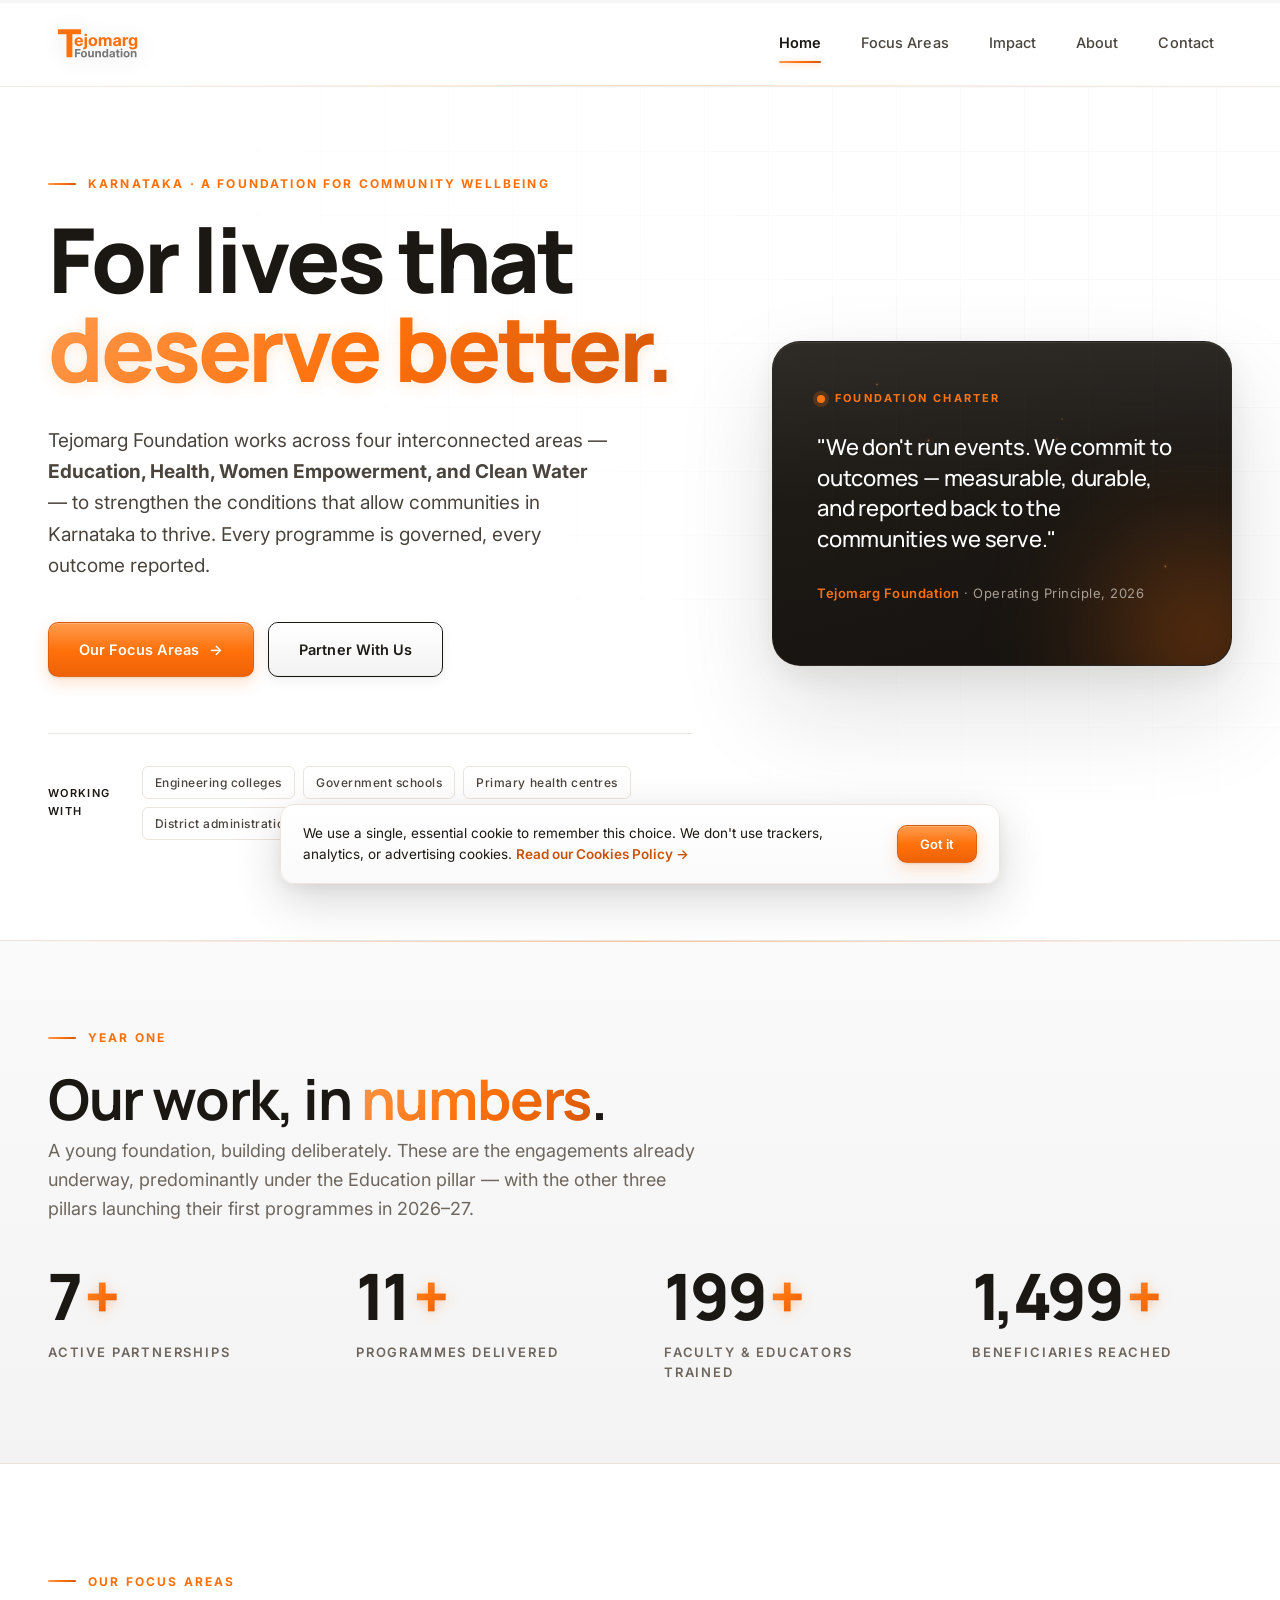
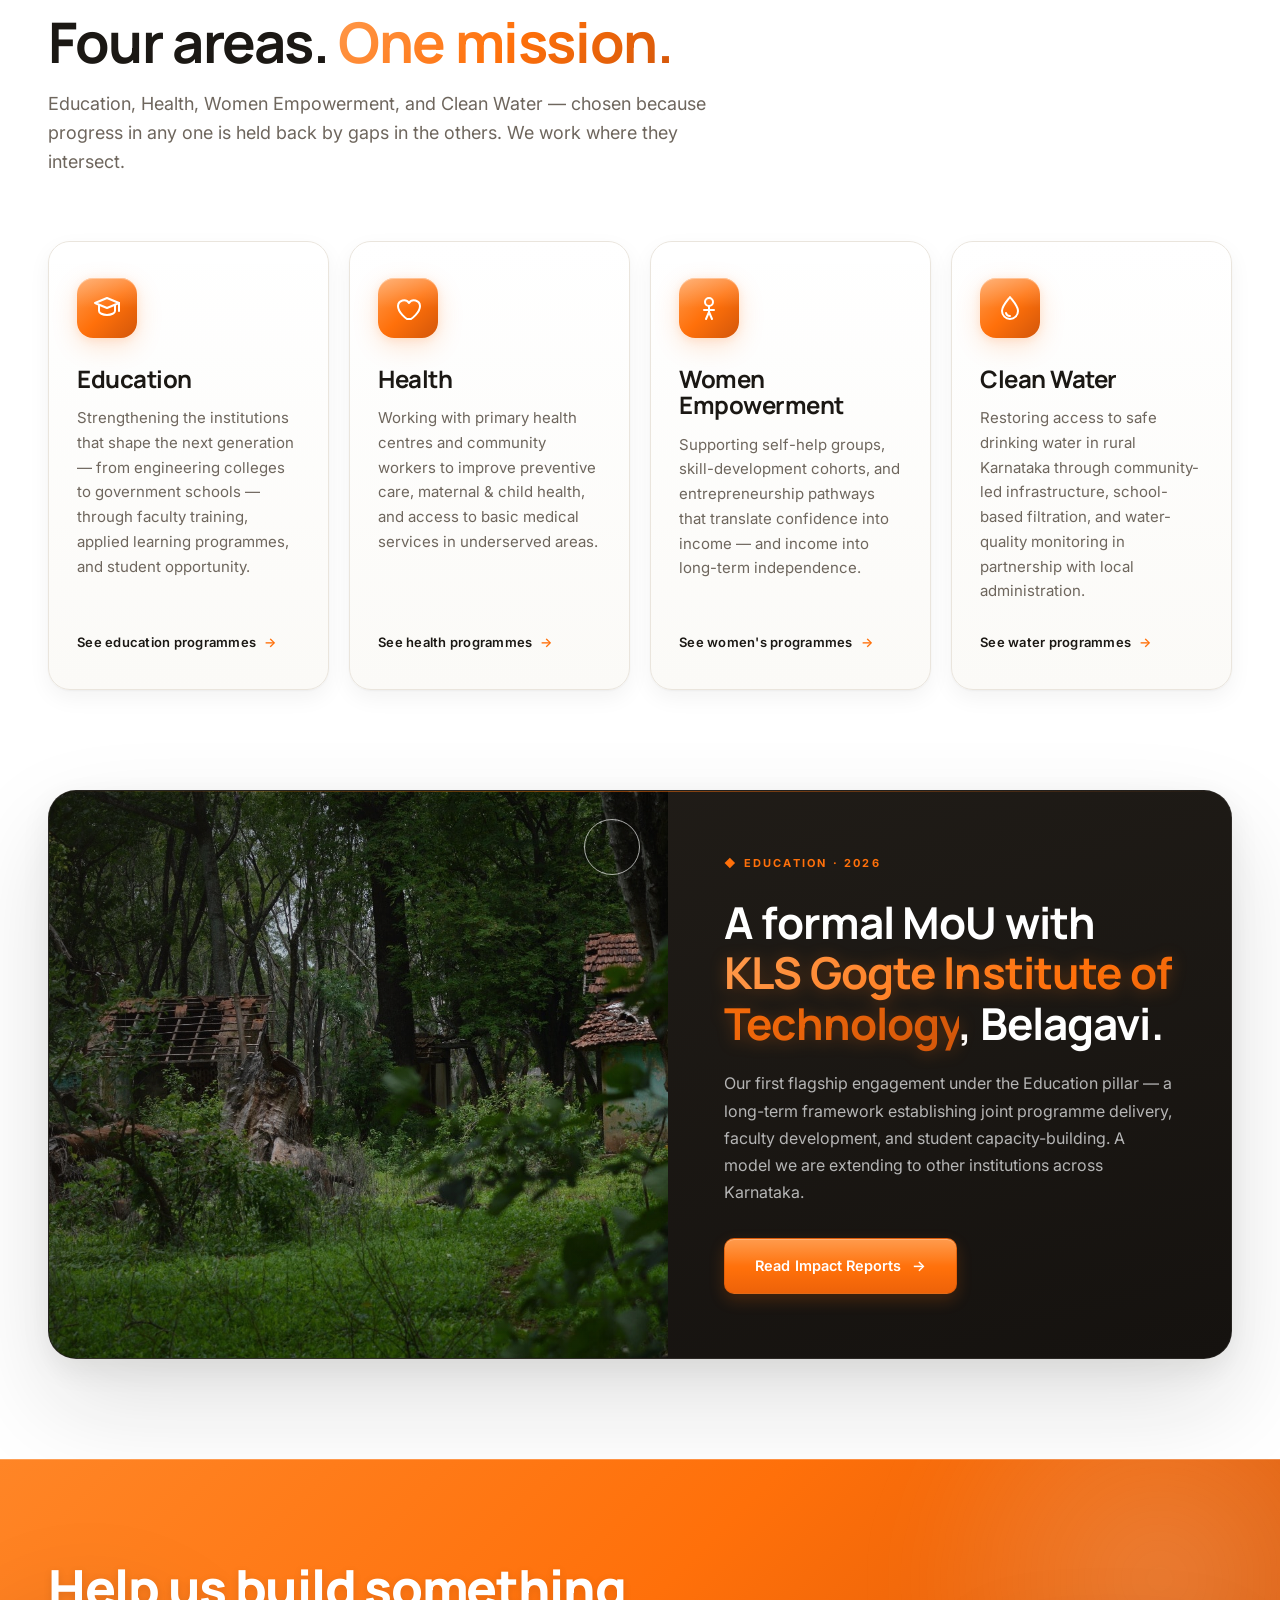
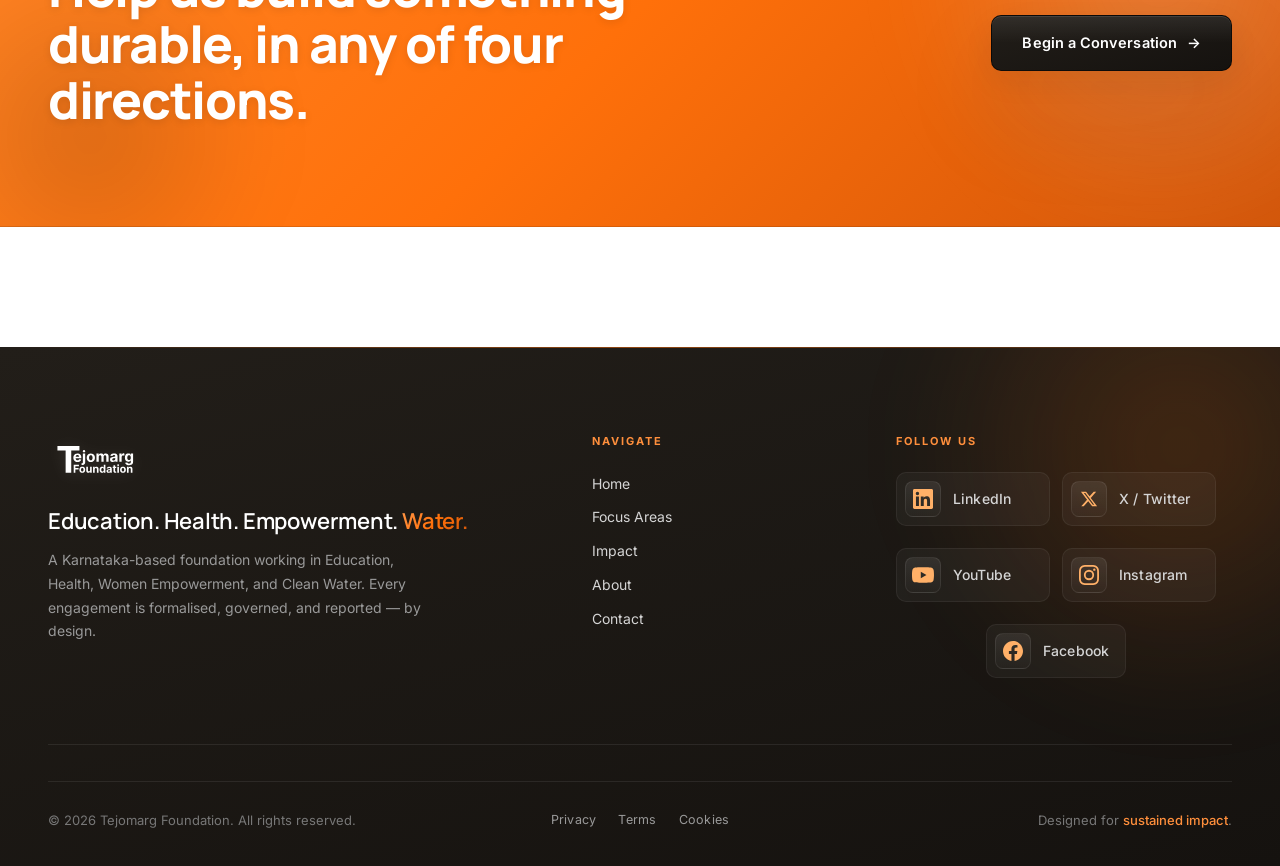
<file: index.html>
<!doctype html>
<html lang="en">
<head>
<meta charset="utf-8"/>
<meta name="viewport" content="width=device-width, initial-scale=1"/>
<title>Tejomarg Foundation — Education, Health, Women Empowerment, Clean Water</title>
<meta name="description" content="Tejomarg Foundation works across four interconnected pillars — Education, Health, Women Empowerment, and Clean Water — strengthening the conditions for community wellbeing in Karnataka."/>
<meta property="og:title" content="Tejomarg Foundation"/>
<meta property="og:description" content="For lives that deserve better. Education · Health · Women Empowerment · Clean Water."/>
<link rel="preconnect" href="https://fonts.googleapis.com"/>
<link rel="preconnect" href="https://fonts.gstatic.com" crossorigin/>
<link href="https://fonts.googleapis.com/css2?family=Inter:wght@400;500;600;700&family=Manrope:wght@500;600;700;800&display=swap" rel="stylesheet"/>
<link rel="stylesheet" href="styles.css"/>
<link rel="icon" type="image/svg+xml" href="favicon.svg"/>
<style>
  /* ===== HERO (glossy) ===== */
  .hero {
    position: relative;
    padding: 80px 0 100px;
    overflow: hidden;
    background: var(--tm-paper);
  }
  .hero::before {
    content: none;
  }
  .hero::after {
    content: "";
    position: absolute;
    inset: 0;
    background-image:
      linear-gradient(rgba(110,102,93,0.035) 1px, transparent 1px),
      linear-gradient(90deg, rgba(110,102,93,0.035) 1px, transparent 1px);
    background-size: 64px 64px;
    mask-image: radial-gradient(ellipse at top right, black 18%, transparent 68%);
    -webkit-mask-image: radial-gradient(ellipse at top right, black 18%, transparent 68%);
    pointer-events: none;
  }
  .hero-inner {
    position: relative;
    display: grid;
    grid-template-columns: 1.4fr 1fr;
    gap: 80px;
    align-items: center;
  }
  .hero h1 {
    font-size: clamp(48px, 7vw, 92px);
    font-weight: 800;
    line-height: 1.0;
    letter-spacing: -0.035em;
    color: var(--tm-ink);
  }
  .hero h1 .accent {
    background: var(--gloss-orange);
    -webkit-background-clip: text;
    background-clip: text;
    -webkit-text-fill-color: transparent;
    display: block;
    filter: drop-shadow(0 2px 8px rgba(255,112,10,0.15));
  }
  .hero .lead {
    font-size: 19px;
    color: var(--tm-gray-deep);
    max-width: 560px;
    margin: 32px 0 40px;
    line-height: 1.65;
  }
  .hero-ctas {
    display: flex;
    gap: 14px;
    flex-wrap: wrap;
  }
  .hero-meta {
    margin-top: 56px;
    padding-top: 32px;
    border-top: 1px solid var(--tm-gray-mist);
    display: flex;
    align-items: center;
    gap: 24px;
    font-size: 13px;
    color: var(--tm-gray);
    letter-spacing: 0.04em;
  }
  .hero-meta strong {
    color: var(--tm-ink);
    font-weight: 600;
    text-transform: uppercase;
    letter-spacing: 0.12em;
    font-size: 11px;
  }
  .hero-meta-pills {
    display: flex;
    gap: 8px;
    flex-wrap: wrap;
  }
  .pill {
    padding: 6px 12px;
    border: 1px solid var(--tm-gray-mist);
    border-radius: 6px;
    font-size: 12px;
    color: var(--tm-gray-deep);
    font-weight: 500;
  }

  /* Side panel — glossy */
  .hero-panel {
    background: var(--gloss-dark);
    color: var(--tm-paper);
    border-radius: 28px;
    padding: 48px 44px;
    position: relative;
    overflow: hidden;
    box-shadow: var(--shadow-lg), inset 0 1px 0 rgba(255,255,255,0.08);
    border: 1px solid rgba(255,255,255,0.06);
  }
  .hero-panel::before {
    content: "";
    position: absolute;
    bottom: -160px; right: -160px;
    width: 380px; height: 380px;
    background: radial-gradient(circle, rgba(255,112,10,0.32) 0%, rgba(255,112,10,0.10) 38%, transparent 66%);
    border-radius: 50%;
    filter: blur(36px);
  }
  .hero-panel::after {
    content: "";
    position: absolute;
    top: 0; left: 0; right: 0;
    height: 50%;
    background: linear-gradient(180deg, rgba(255,255,255,0.06) 0%, transparent 100%);
    pointer-events: none;
  }
  .hero-panel .label {
    font-size: 11px;
    letter-spacing: 0.2em;
    text-transform: uppercase;
    color: var(--tm-orange);
    font-weight: 700;
    margin-bottom: 24px;
    display: flex;
    align-items: center;
    gap: 10px;
    position: relative;
  }
  .hero-panel .label::before {
    content: "";
    width: 8px; height: 8px;
    border-radius: 50%;
    background: var(--tm-orange);
    box-shadow: 0 0 0 4px rgba(255,112,10,0.2);
    animation: pulse 2.4s ease-out infinite;
  }
  @keyframes pulse {
    0% { box-shadow: 0 0 0 0 rgba(255,112,10,0.4); }
    100% { box-shadow: 0 0 0 12px rgba(255,112,10,0); }
  }
  .hero-panel .quote {
    font-family: var(--font-display);
    font-size: 22px;
    line-height: 1.4;
    color: var(--tm-paper);
    font-weight: 500;
    margin-bottom: 28px;
    position: relative;
    letter-spacing: -0.01em;
  }
  .hero-panel .attr {
    font-size: 13px;
    color: var(--tm-gray-soft);
    letter-spacing: 0.04em;
    position: relative;
  }
  .hero-panel .attr strong { color: var(--tm-orange); font-weight: 600; }

  /* ===== STATS (glossy) ===== */
  .stats {
    background: linear-gradient(180deg, #FAFAFA 0%, #F3F3F3 100%);
    border-top: 1px solid var(--tm-gray-mist);
    border-bottom: 1px solid var(--tm-gray-mist);
    padding: 80px 0;
    position: relative;
    overflow: hidden;
  }
  .stats::before {
    content: "";
    position: absolute;
    top: 0; left: 0; right: 0;
    height: 1px;
    background: linear-gradient(90deg, transparent, rgba(255,112,10,0.4), transparent);
  }
  .stats-grid {
    display: grid;
    grid-template-columns: repeat(4, 1fr);
    gap: 48px;
  }
  .stat-item {
    text-align: left;
    position: relative;
  }
  .stat-num {
    font-family: var(--font-display);
    font-size: 64px;
    font-weight: 800;
    color: var(--tm-ink);
    line-height: 1;
    letter-spacing: -0.04em;
    margin-bottom: 14px;
    display: flex;
    align-items: baseline;
  }
  .stat-num .plus {
    background: var(--gloss-orange);
    -webkit-background-clip: text;
    background-clip: text;
    -webkit-text-fill-color: transparent;
    margin-left: 4px;
    filter: drop-shadow(0 2px 6px rgba(255,112,10,0.30));
  }
  .stat-label {
    font-size: 13px;
    letter-spacing: 0.14em;
    text-transform: uppercase;
    color: var(--tm-gray);
    font-weight: 600;
  }

  /* ===== PILLARS ===== */
  .pillars-grid {
    display: grid;
    grid-template-columns: repeat(3, 1fr);
    gap: 24px;
  }
  .pillars-grid.pillars-grid-4 {
    grid-template-columns: repeat(4, 1fr);
    gap: 20px;
  }
  .pillar {
    background: var(--gloss-light);
    border: 1px solid var(--tm-gray-mist);
    border-radius: 22px;
    padding: 40px 36px;
    transition: transform .45s var(--tx), box-shadow .45s var(--tx), border-color .45s var(--tx);
    display: flex;
    flex-direction: column;
    position: relative;
    overflow: hidden;
    box-shadow: var(--shadow-soft);
  }
  .pillars-grid-4 .pillar { padding: 36px 28px; }
  .pillar::before {
    content: "";
    position: absolute;
    top: 0; left: 0;
    width: 0; height: 4px;
    background: var(--gloss-orange);
    transition: width .4s var(--tx);
  }
  .pillar::after {
    content: "";
    position: absolute;
    inset: 0;
    background: linear-gradient(180deg, rgba(255,255,255,0.6), transparent 30%);
    pointer-events: none;
    border-radius: 20px;
  }
  .pillar:hover {
    transform: translateY(-6px);
    border-color: rgba(255,112,10,0.3);
    box-shadow: var(--shadow-lg);
  }
  .pillar:hover::before { width: 100%; }
  .pillar-icon {
    width: 60px;
    height: 60px;
    border-radius: 16px;
    background: var(--gloss-orange);
    display: flex;
    align-items: center;
    justify-content: center;
    margin-bottom: 28px;
    color: var(--tm-paper);
    transition: all .35s var(--tx);
    box-shadow: var(--shadow-glow), inset 0 1px 0 rgba(255,255,255,0.35);
    position: relative;
    z-index: 1;
  }
  .pillar-icon svg {
    width: 28px;
    height: 28px;
    color: #FFFFFF;
    position: relative;
    z-index: 2;
  }
  .pillar-icon::after {
    content: "";
    position: absolute;
    inset: 0;
    background: linear-gradient(180deg, rgba(255,255,255,0.25), transparent 50%);
    border-radius: 16px;
  }
  .pillar:hover .pillar-icon {
    transform: rotate(-3deg) scale(1.05);
    box-shadow: var(--shadow-glow-strong);
  }
  .pillar h3 {
    font-size: 24px;
    font-weight: 700;
    margin-bottom: 14px;
    letter-spacing: -0.02em;
    position: relative;
    z-index: 1;
  }
  .pillar p {
    color: var(--tm-gray);
    font-size: 15px;
    flex: 1;
    margin-bottom: 28px;
    line-height: 1.65;
    position: relative;
    z-index: 1;
  }
  .pillar-link {
    font-size: 13px;
    font-weight: 600;
    letter-spacing: 0.02em;
    color: var(--tm-ink);
    display: inline-flex;
    align-items: center;
    gap: 8px;
    position: relative;
    z-index: 1;
  }
  .pillar-link::after {
    content: "→";
    color: var(--tm-orange);
    transition: transform .25s;
  }
  .pillar:hover .pillar-link::after { transform: translateX(5px); }

  /* ===== FEATURED IMPACT (glossy) ===== */
  .featured {
    background: var(--gloss-dark);
    color: var(--tm-paper);
    border-radius: 28px;
    overflow: hidden;
    display: grid;
    grid-template-columns: 1.1fr 1fr;
    position: relative;
    box-shadow: var(--shadow-lg);
    border: 1px solid rgba(255,255,255,0.06);
  }
  .featured::after {
    content: "";
    position: absolute;
    top: 0; left: 0; right: 0;
    height: 1px;
    background: linear-gradient(90deg, transparent, rgba(255,112,10,0.5), transparent);
    z-index: 2;
  }
  .featured .body {
    padding: 64px 56px;
    display: flex;
    flex-direction: column;
    justify-content: center;
    position: relative;
    z-index: 1;
  }
  .featured .meta {
    font-size: 11px;
    letter-spacing: 0.2em;
    text-transform: uppercase;
    color: var(--tm-orange);
    margin-bottom: 24px;
    font-weight: 700;
  }
  .featured h3 {
    font-size: clamp(28px, 3.6vw, 44px);
    font-weight: 700;
    line-height: 1.15;
    margin-bottom: 22px;
    color: var(--tm-paper);
    letter-spacing: -0.02em;
  }
  .featured h3 .accent {
    background: var(--gloss-orange);
    -webkit-background-clip: text;
    background-clip: text;
    -webkit-text-fill-color: transparent;
    filter: drop-shadow(0 2px 8px rgba(255,112,10,0.30));
  }
  .featured p {
    color: #B5B5B5;
    margin-bottom: 32px;
    font-size: 16px;
    line-height: 1.7;
  }
  .featured .img {
    background:
      linear-gradient(120deg, rgba(21,18,15,0.55) 0%, rgba(21,18,15,0.14) 45%, rgba(21,18,15,0.05) 100%),
      url("featured-mou.jpg") center/cover;
    min-height: 440px;
    position: relative;
  }
  .featured .img::after {
    content: "";
    position: absolute;
    top: 28px; right: 28px;
    width: 54px; height: 54px;
    border: 1.5px solid rgba(255,255,255,0.65);
    border-radius: 50%;
  }

  /* ===== CTA STRIP (glossy) ===== */
  .cta-strip {
    background: linear-gradient(135deg, #FF8526 0%, #FF700A 48%, #D2560A 100%);
    color: var(--tm-paper);
    padding: 100px 0;
    position: relative;
    overflow: hidden;
    box-shadow: inset 0 1px 0 rgba(255,255,255,0.22), inset 0 -1px 0 rgba(0,0,0,0.12);
  }
  .cta-strip::before {
    content: "";
    position: absolute;
    right: -180px; top: -180px;
    width: 600px; height: 600px;
    border-radius: 50%;
    background: radial-gradient(circle, rgba(255,255,255,0.18) 0%, transparent 62%);
    filter: blur(34px);
  }
  .cta-strip::after {
    content: "";
    position: absolute;
    left: -120px; bottom: -120px;
    width: 420px; height: 420px;
    border-radius: 50%;
    background: radial-gradient(circle, rgba(0,0,0,0.14), transparent 62%);
    filter: blur(34px);
  }
  .cta-strip-inner {
    position: relative;
    z-index: 1;
    display: flex;
    align-items: center;
    justify-content: space-between;
    gap: 48px;
    flex-wrap: wrap;
  }
  .cta-strip h2 {
    color: var(--tm-paper);
    font-size: clamp(32px, 4vw, 52px);
    font-weight: 800;
    max-width: 720px;
    letter-spacing: -0.025em;
    line-height: 1.1;
    text-shadow: 0 2px 8px rgba(0,0,0,0.10);
  }
  .cta-strip .btn-primary {
    background: var(--gloss-dark);
    color: var(--tm-paper);
    box-shadow: var(--shadow-lg), inset 0 1px 0 rgba(255,255,255,0.10);
  }
  .cta-strip .btn-primary:hover {
    background: var(--tm-paper);
    color: var(--tm-orange-deep);
    box-shadow: 0 16px 40px rgba(0,0,0,0.25), inset 0 1px 0 rgba(255,255,255,0.5);
  }

  @media (max-width: 1100px) {
    .pillars-grid.pillars-grid-4 { grid-template-columns: repeat(2, 1fr); gap: 18px; }
  }
  @media (max-width: 920px) {
    .hero-inner { grid-template-columns: 1fr; gap: 48px; }
    .stats-grid { grid-template-columns: repeat(2, 1fr); gap: 36px; }
    .pillars-grid { grid-template-columns: 1fr; }
    .pillars-grid.pillars-grid-4 { grid-template-columns: 1fr; }
    .featured { grid-template-columns: 1fr; }
    .featured .img { min-height: 280px; }
    .featured .body { padding: 40px 28px; }
    .hero-panel { padding: 36px 28px; }
  }
</style>
</head>
<body>

<!-- ============ HEADER (single row · logo left · nav right) ============ -->
<header class="site-header">
  <div class="header-inner">
    <a class="brand" href="index.html" aria-label="Tejomarg Foundation">
      <img src="logo.svg" alt="Tejomarg Foundation"/>
    </a>
    <button class="nav-toggle" aria-label="Toggle menu" aria-expanded="false">
      <span></span><span></span><span></span>
    </button>
    <nav class="nav" aria-label="Primary">
      <a href="index.html" class="active">Home</a>
      <a href="initiatives.html">Focus Areas</a>
      <a href="impact.html">Impact</a>
      <a href="about.html">About</a>
      <a href="contact.html">Contact</a>
    </nav>
  </div>
</header>

<!-- ============ HERO ============ -->
<section class="hero">
  <div class="container hero-inner">
    <div class="reveal">
      <span class="eyebrow">Karnataka · A Foundation for Community Wellbeing</span>
      <h1>For lives that<span class="accent">deserve better.</span></h1>
      <p class="lead">Tejomarg Foundation works across four interconnected areas — <strong>Education, Health, Women Empowerment, and Clean Water</strong> — to strengthen the conditions that allow communities in Karnataka to thrive. Every programme is governed, every outcome reported.</p>
      <div class="hero-ctas">
        <a href="initiatives.html" class="btn btn-primary btn-arrow">Our Focus Areas <span class="arrow">→</span></a>
        <a href="contact.html" class="btn btn-outline">Partner With Us</a>
      </div>
      <div class="hero-meta">
        <strong>Working with</strong>
        <div class="hero-meta-pills">
          <span class="pill">Engineering colleges</span>
          <span class="pill">Government schools</span>
          <span class="pill">Primary health centres</span>
          <span class="pill">District administration</span>
          <span class="pill">Self-help groups</span>
        </div>
      </div>
    </div>
    <aside class="hero-panel reveal" data-delay="2">
      <div class="label">Foundation Charter</div>
      <p class="quote">"We don't run events. We commit to outcomes — measurable, durable, and reported back to the communities we serve."</p>
      <p class="attr"><strong>Tejomarg Foundation</strong> · Operating Principle, 2026</p>
    </aside>
  </div>
</section>

<!-- ============ STATS ============ -->
<section class="stats">
  <div class="container">
    <div class="section-head reveal">
      <span class="eyebrow">Year One</span>
      <h2 class="section-title" style="margin-bottom: 8px;">Our work, in <span class="accent">numbers</span>.</h2>
      <p class="section-sub" style="margin-bottom: 40px;">A young foundation, building deliberately. These are the engagements already underway, predominantly under the Education pillar — with the other three pillars launching their first programmes in 2026–27.</p>
    </div>
    <div class="stats-grid">
      <div class="stat-item reveal">
        <div class="stat-num"><span data-count="8" data-suffix="">0</span><span class="plus">+</span></div>
        <div class="stat-label">Active Partnerships</div>
      </div>
      <div class="stat-item reveal" data-delay="1">
        <div class="stat-num"><span data-count="12" data-suffix="">0</span><span class="plus">+</span></div>
        <div class="stat-label">Programmes Delivered</div>
      </div>
      <div class="stat-item reveal" data-delay="2">
        <div class="stat-num"><span data-count="200" data-suffix="">0</span><span class="plus">+</span></div>
        <div class="stat-label">Faculty &amp; Educators Trained</div>
      </div>
      <div class="stat-item reveal" data-delay="3">
        <div class="stat-num"><span data-count="1500" data-suffix="">0</span><span class="plus">+</span></div>
        <div class="stat-label">Beneficiaries Reached</div>
      </div>
    </div>
  </div>
</section>

<!-- ============ PILLARS ============ -->
<section class="section">
  <div class="container">
    <span class="eyebrow reveal">Our Focus Areas</span>
    <h2 class="section-title reveal">Four areas. <span class="accent">One mission.</span></h2>
    <p class="section-sub reveal">Education, Health, Women Empowerment, and Clean Water — chosen because progress in any one is held back by gaps in the others. We work where they intersect.</p>

    <div class="pillars-grid pillars-grid-4">
      <article class="pillar reveal">
        <div class="pillar-icon" aria-hidden="true">
          <svg viewBox="0 0 28 28" fill="none" stroke="currentColor" stroke-width="2" stroke-linecap="round" stroke-linejoin="round"><path d="M2 9l12-5 12 5-12 5z"/><path d="M6 11v6c0 2 3.6 4 8 4s8-2 8-4v-6"/><path d="M26 9v8"/></svg>
        </div>
        <h3>Education</h3>
        <p>Strengthening the institutions that shape the next generation — from engineering colleges to government schools — through faculty training, applied learning programmes, and student opportunity.</p>
        <a href="initiatives.html#education" class="pillar-link">See education programmes</a>
      </article>
      <article class="pillar reveal" data-delay="1">
        <div class="pillar-icon" aria-hidden="true">
          <svg viewBox="0 0 28 28" fill="none" stroke="currentColor" stroke-width="2" stroke-linecap="round" stroke-linejoin="round"><path d="M14 25s-9-6-9-13a6 6 0 0 1 11-3 6 6 0 0 1 11 3c0 7-9 13-9 13z" transform="translate(-1)"/></svg>
        </div>
        <h3>Health</h3>
        <p>Working with primary health centres and community workers to improve preventive care, maternal &amp; child health, and access to basic medical services in underserved areas.</p>
        <a href="initiatives.html#health" class="pillar-link">See health programmes</a>
      </article>
      <article class="pillar reveal" data-delay="2">
        <div class="pillar-icon" aria-hidden="true">
          <svg viewBox="0 0 28 28" fill="none" stroke="currentColor" stroke-width="2" stroke-linecap="round" stroke-linejoin="round"><circle cx="14" cy="8" r="4"/><path d="M14 12v6"/><path d="M9 16h10"/><path d="M11 25l3-7 3 7"/></svg>
        </div>
        <h3>Women Empowerment</h3>
        <p>Supporting self-help groups, skill-development cohorts, and entrepreneurship pathways that translate confidence into income — and income into long-term independence.</p>
        <a href="initiatives.html#women" class="pillar-link">See women's programmes</a>
      </article>
      <article class="pillar reveal" data-delay="3">
        <div class="pillar-icon" aria-hidden="true">
          <svg viewBox="0 0 28 28" fill="none" stroke="currentColor" stroke-width="2" stroke-linecap="round" stroke-linejoin="round"><path d="M14 3c-4 5-8 9-8 14a8 8 0 0 0 16 0c0-5-4-9-8-14z"/><path d="M10 19a4 4 0 0 0 4 3"/></svg>
        </div>
        <h3>Clean Water</h3>
        <p>Restoring access to safe drinking water in rural Karnataka through community-led infrastructure, school-based filtration, and water-quality monitoring in partnership with local administration.</p>
        <a href="initiatives.html#water" class="pillar-link">See water programmes</a>
      </article>
    </div>
  </div>
</section>

<!-- ============ FEATURED ============ -->
<section class="section" style="padding-top:0;">
  <div class="container">
    <div class="featured reveal">
      <div class="img" role="img" aria-label="Wooded grounds with weathered tile-roofed structures in Belagavi"></div>
      <div class="body">
        <div class="meta">◆ Education · 2026</div>
        <h3>A formal MoU with <span class="accent">KLS Gogte Institute of Technology</span>, Belagavi.</h3>
        <p>Our first flagship engagement under the Education pillar — a long-term framework establishing joint programme delivery, faculty development, and student capacity-building. A model we are extending to other institutions across Karnataka.</p>
        <div>
          <a href="impact.html" class="btn btn-primary btn-arrow">Read Impact Reports <span class="arrow">→</span></a>
        </div>
      </div>
    </div>
  </div>
</section>

<!-- ============ CTA STRIP ============ -->
<section class="cta-strip">
  <div class="container cta-strip-inner">
    <h2>Help us build something durable, in any of four directions.</h2>
    <a href="contact.html" class="btn btn-primary btn-arrow">Begin a Conversation <span class="arrow">→</span></a>
  </div>
</section>

<!-- ============ FOOTER ============ -->
<footer class="site-footer">
  <div class="container">
    <div class="footer-grid">
      <div class="footer-brand-block">
        <img src="logo.svg" alt="Tejomarg Foundation"/>
        <p class="tag">Education. Health. Empowerment. <em>Water.</em></p>
        <p style="max-width: 380px;">A Karnataka-based foundation working in Education, Health, Women Empowerment, and Clean Water. Every engagement is formalised, governed, and reported — by design.</p>
      </div>
      <div>
        <h4>Navigate</h4>
        <ul>
          <li><a href="index.html">Home</a></li>
          <li><a href="initiatives.html">Focus Areas</a></li>
          <li><a href="impact.html">Impact</a></li>
          <li><a href="about.html">About</a></li>
          <li><a href="contact.html">Contact</a></li>
        </ul>
      </div>
      <div class="footer-social">
        <h4>Follow Us</h4>
        <ul class="social-list">
          <li>
            <a href="https://www.linkedin.com/in/tejomarg-foundation-815b42413" aria-label="LinkedIn" target="_blank" rel="noopener noreferrer">
              <span class="social-icon"><svg viewBox="0 0 24 24" width="20" height="20" fill="currentColor" aria-hidden="true"><path d="M20.45 20.45h-3.55v-5.57c0-1.33-.02-3.04-1.85-3.04-1.86 0-2.14 1.45-2.14 2.94v5.67H9.36V9h3.41v1.56h.05c.47-.9 1.63-1.85 3.36-1.85 3.59 0 4.25 2.36 4.25 5.43v6.31zM5.34 7.43a2.06 2.06 0 1 1 0-4.12 2.06 2.06 0 0 1 0 4.12zM7.12 20.45H3.56V9h3.56v11.45zM22.22 0H1.77C.79 0 0 .77 0 1.72v20.56C0 23.23.79 24 1.77 24h20.45c.98 0 1.78-.77 1.78-1.72V1.72C24 .77 23.2 0 22.22 0z"/></svg></span>
              <span class="social-label">LinkedIn</span>
            </a>
          </li>
          <li>
            <a href="https://x.com/tejomarg_found" aria-label="X (formerly Twitter)" target="_blank" rel="noopener noreferrer">
              <span class="social-icon"><svg viewBox="0 0 24 24" width="18" height="18" fill="currentColor" aria-hidden="true"><path d="M18.244 2.25h3.308l-7.227 8.26 8.502 11.24H16.17l-5.214-6.817L4.99 21.75H1.68l7.73-8.835L1.254 2.25H8.08l4.713 6.231zm-1.161 17.52h1.833L7.084 4.126H5.117z"/></svg></span>
              <span class="social-label">X / Twitter</span>
            </a>
          </li>
          <li>
            <a href="https://www.youtube.com/@TejomargFoundation" aria-label="YouTube" target="_blank" rel="noopener noreferrer">
              <span class="social-icon"><svg viewBox="0 0 24 24" width="22" height="22" fill="currentColor" aria-hidden="true"><path d="M23.5 6.2a3 3 0 0 0-2.1-2.1C19.5 3.6 12 3.6 12 3.6s-7.5 0-9.4.5A3 3 0 0 0 .5 6.2C0 8.1 0 12 0 12s0 3.9.5 5.8a3 3 0 0 0 2.1 2.1c1.9.5 9.4.5 9.4.5s7.5 0 9.4-.5a3 3 0 0 0 2.1-2.1c.5-1.9.5-5.8.5-5.8s0-3.9-.5-5.8zM9.6 15.6V8.4l6.2 3.6-6.2 3.6z"/></svg></span>
              <span class="social-label">YouTube</span>
            </a>
          </li>
          <li>
            <a href="https://www.instagram.com/tejomargfoundation/" aria-label="Instagram" target="_blank" rel="noopener noreferrer">
              <span class="social-icon"><svg viewBox="0 0 24 24" width="20" height="20" fill="currentColor" aria-hidden="true"><path d="M12 2.16c3.2 0 3.58.01 4.85.07 1.17.05 1.8.25 2.23.41.56.22.96.48 1.38.9.42.42.68.82.9 1.38.16.42.36 1.06.41 2.23.06 1.27.07 1.65.07 4.85s-.01 3.58-.07 4.85c-.05 1.17-.25 1.8-.41 2.23-.22.56-.48.96-.9 1.38-.42.42-.82.68-1.38.9-.42.16-1.06.36-2.23.41-1.27.06-1.65.07-4.85.07s-3.58-.01-4.85-.07c-1.17-.05-1.8-.25-2.23-.41a3.7 3.7 0 0 1-1.38-.9 3.7 3.7 0 0 1-.9-1.38c-.16-.42-.36-1.06-.41-2.23-.06-1.27-.07-1.65-.07-4.85s.01-3.58.07-4.85c.05-1.17.25-1.8.41-2.23.22-.56.48-.96.9-1.38.42-.42.82-.68 1.38-.9.42-.16 1.06-.36 2.23-.41C8.42 2.17 8.8 2.16 12 2.16M12 0C8.74 0 8.33.01 7.05.07 5.78.13 4.9.33 4.14.63a5.86 5.86 0 0 0-2.13 1.38A5.86 5.86 0 0 0 .63 4.14C.33 4.9.13 5.78.07 7.05.01 8.33 0 8.74 0 12s.01 3.67.07 4.95c.06 1.27.26 2.15.56 2.91.31.78.73 1.45 1.38 2.13a5.86 5.86 0 0 0 2.13 1.38c.76.3 1.64.5 2.91.56C8.33 23.99 8.74 24 12 24s3.67-.01 4.95-.07c1.27-.06 2.15-.26 2.91-.56.78-.31 1.45-.73 2.13-1.38a5.86 5.86 0 0 0 1.38-2.13c.3-.76.5-1.64.56-2.91.06-1.28.07-1.69.07-4.95s-.01-3.67-.07-4.95c-.06-1.27-.26-2.15-.56-2.91a5.86 5.86 0 0 0-1.38-2.13A5.86 5.86 0 0 0 19.86.63c-.76-.3-1.64-.5-2.91-.56C15.67.01 15.26 0 12 0zm0 5.84a6.16 6.16 0 1 0 0 12.32 6.16 6.16 0 0 0 0-12.32zM12 16a4 4 0 1 1 0-8 4 4 0 0 1 0 8zm6.4-11.85a1.44 1.44 0 1 0 0 2.88 1.44 1.44 0 0 0 0-2.88z"/></svg></span>
              <span class="social-label">Instagram</span>
            </a>
          </li>
          <li>
            <a href="https://www.facebook.com/profile.php?id=61590762263120" aria-label="Facebook" target="_blank" rel="noopener noreferrer">
              <span class="social-icon"><svg viewBox="0 0 24 24" width="20" height="20" fill="currentColor" aria-hidden="true"><path d="M24 12.07C24 5.4 18.63 0 12 0S0 5.4 0 12.07C0 18.1 4.39 23.1 10.13 24v-8.44H7.08v-3.49h3.05V9.41c0-3.02 1.79-4.69 4.53-4.69 1.31 0 2.69.23 2.69.23v2.97H15.83c-1.5 0-1.96.93-1.96 1.89v2.26h3.34l-.53 3.5h-2.8V24C19.61 23.1 24 18.1 24 12.07z"/></svg></span>
              <span class="social-label">Facebook</span>
            </a>
          </li>
        </ul>
      </div>
    </div>

    <div class="footer-bottom">
      <div>© 2026 Tejomarg Foundation. All rights reserved.</div>
      <div class="footer-legal-links">
        <a href="privacy.html">Privacy</a>
        <a href="terms.html">Terms</a>
        <a href="cookies.html">Cookies</a>
      </div>
      <div>Designed for <strong>sustained impact</strong>.</div>
    </div>
  </div>
</footer>

<div id="cookie-banner" role="dialog" aria-label="Cookie notice" hidden>
  <div class="cb-body">
    <p>We use a single, essential cookie to remember this choice. We don't use trackers, analytics, or advertising cookies. <a href="cookies.html">Read our Cookies Policy →</a></p>
    <div class="cb-actions">
      <button type="button" class="btn btn-primary cb-accept">Got it</button>
    </div>
  </div>
</div>

<script src="motions.js"></script>
<script src="scripts.js"></script>
<script>
  (function () {
    try { if (localStorage.getItem('tm-cookie-ack')) return; } catch (_) {}
    const banner = document.getElementById('cookie-banner');
    if (!banner) return;
    banner.hidden = false;
    requestAnimationFrame(() => banner.classList.add('is-shown'));
    banner.querySelector('.cb-accept').addEventListener('click', () => {
      try { localStorage.setItem('tm-cookie-ack', '1'); } catch (_) {}
      banner.classList.remove('is-shown');
      setTimeout(() => banner.hidden = true, 350);
    });
  })();
</script>
</body>
</html>
</file>
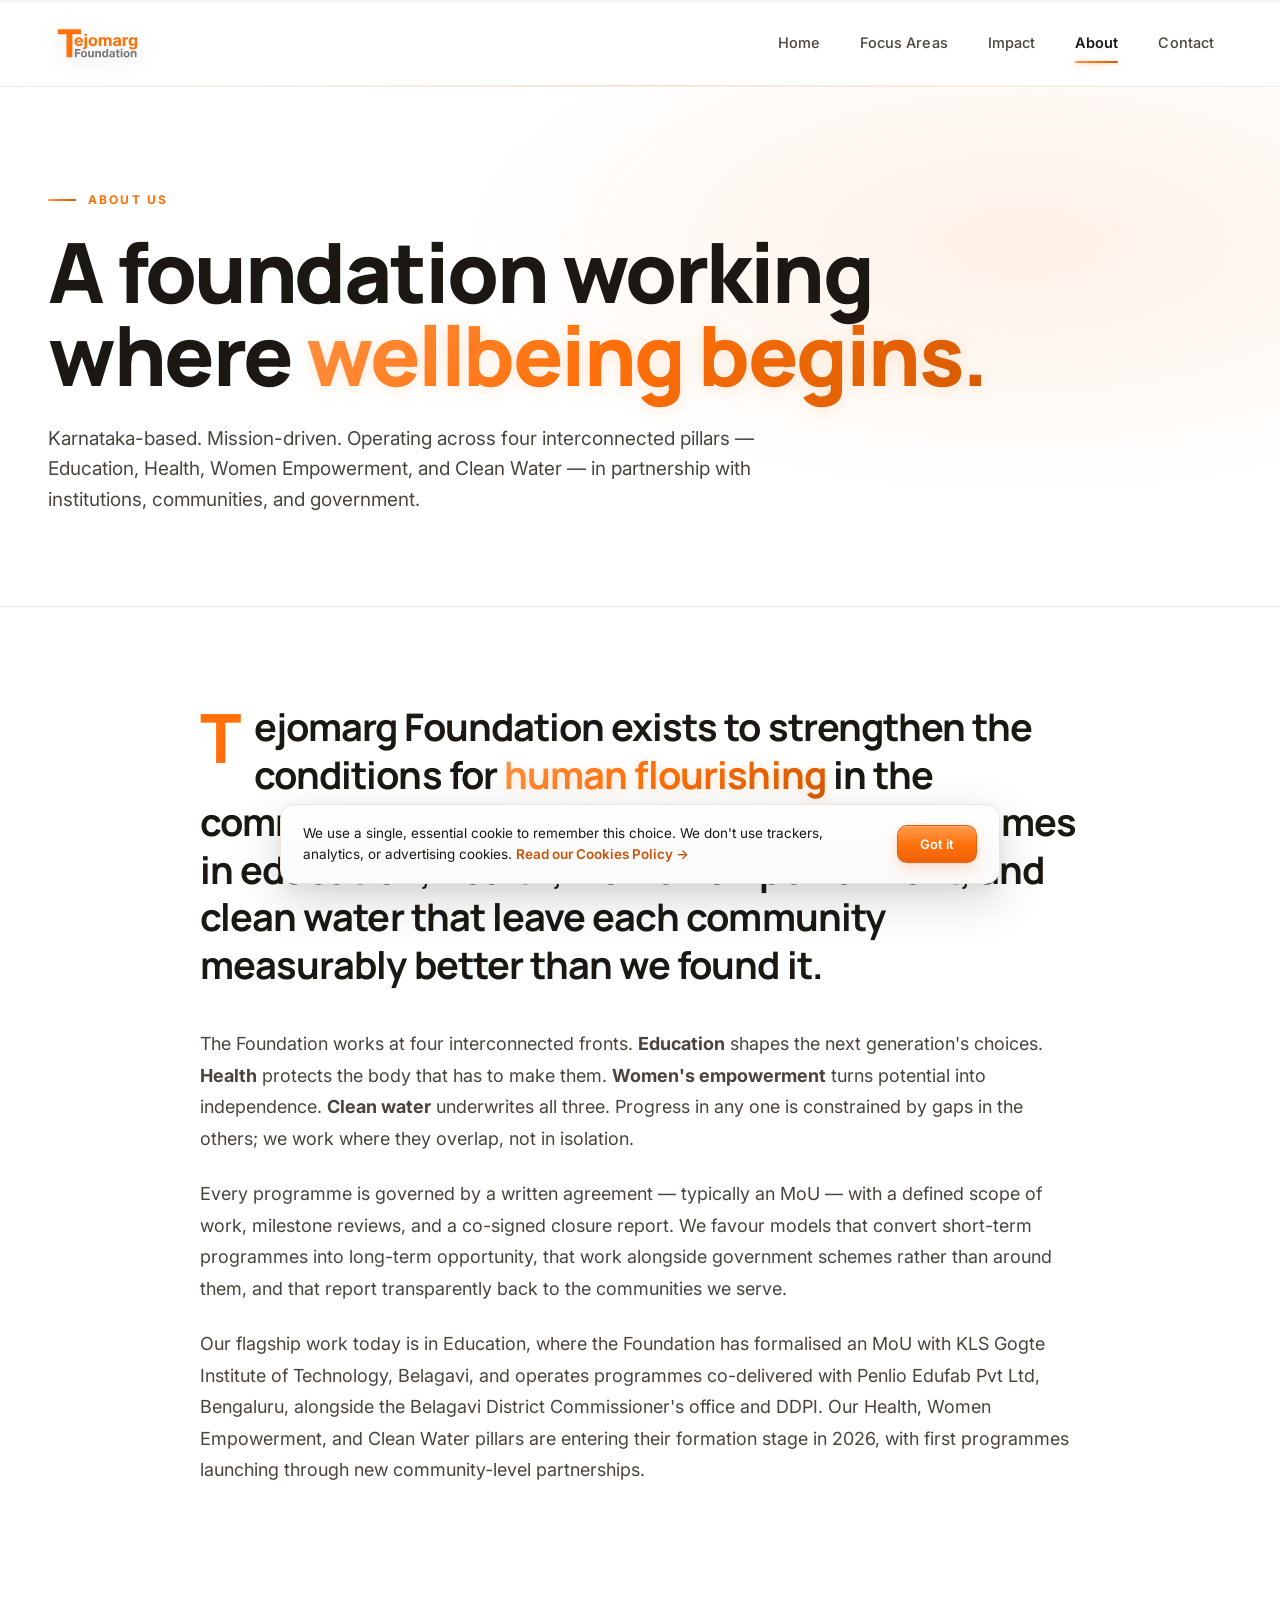
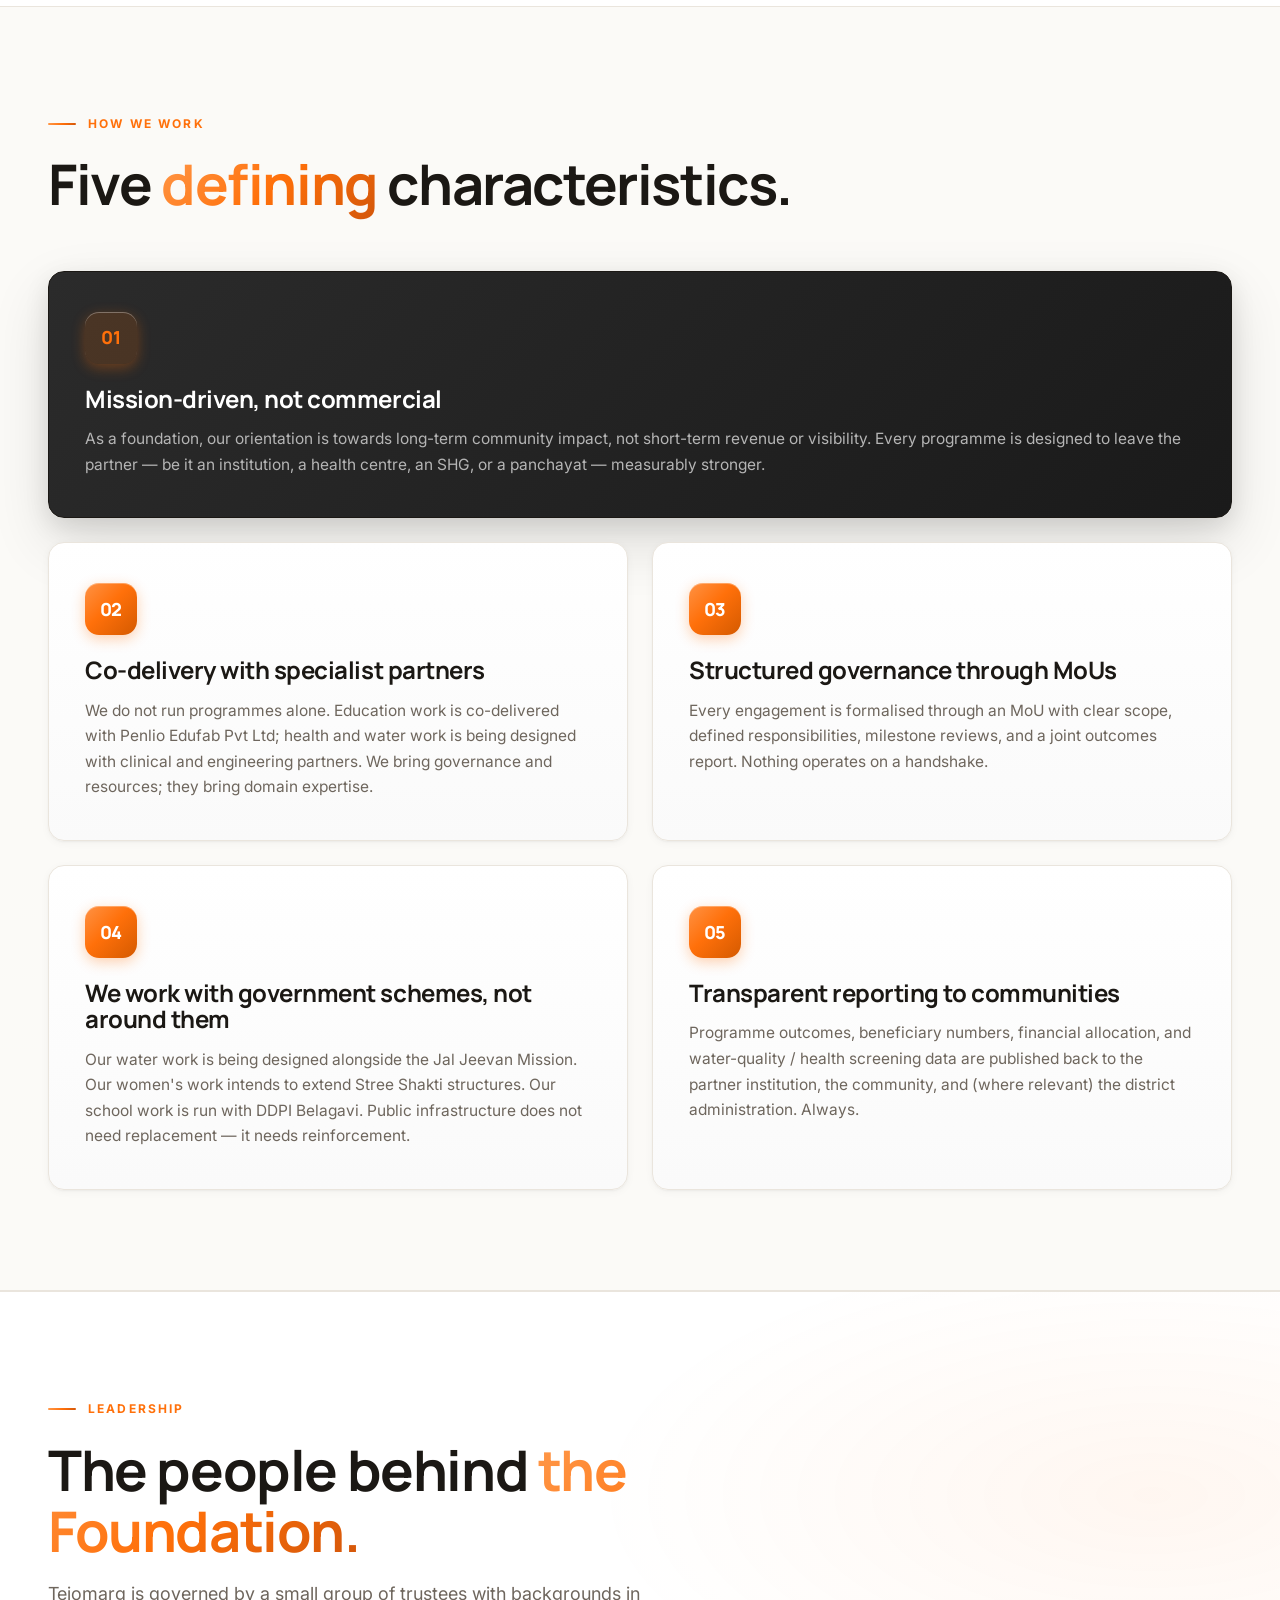
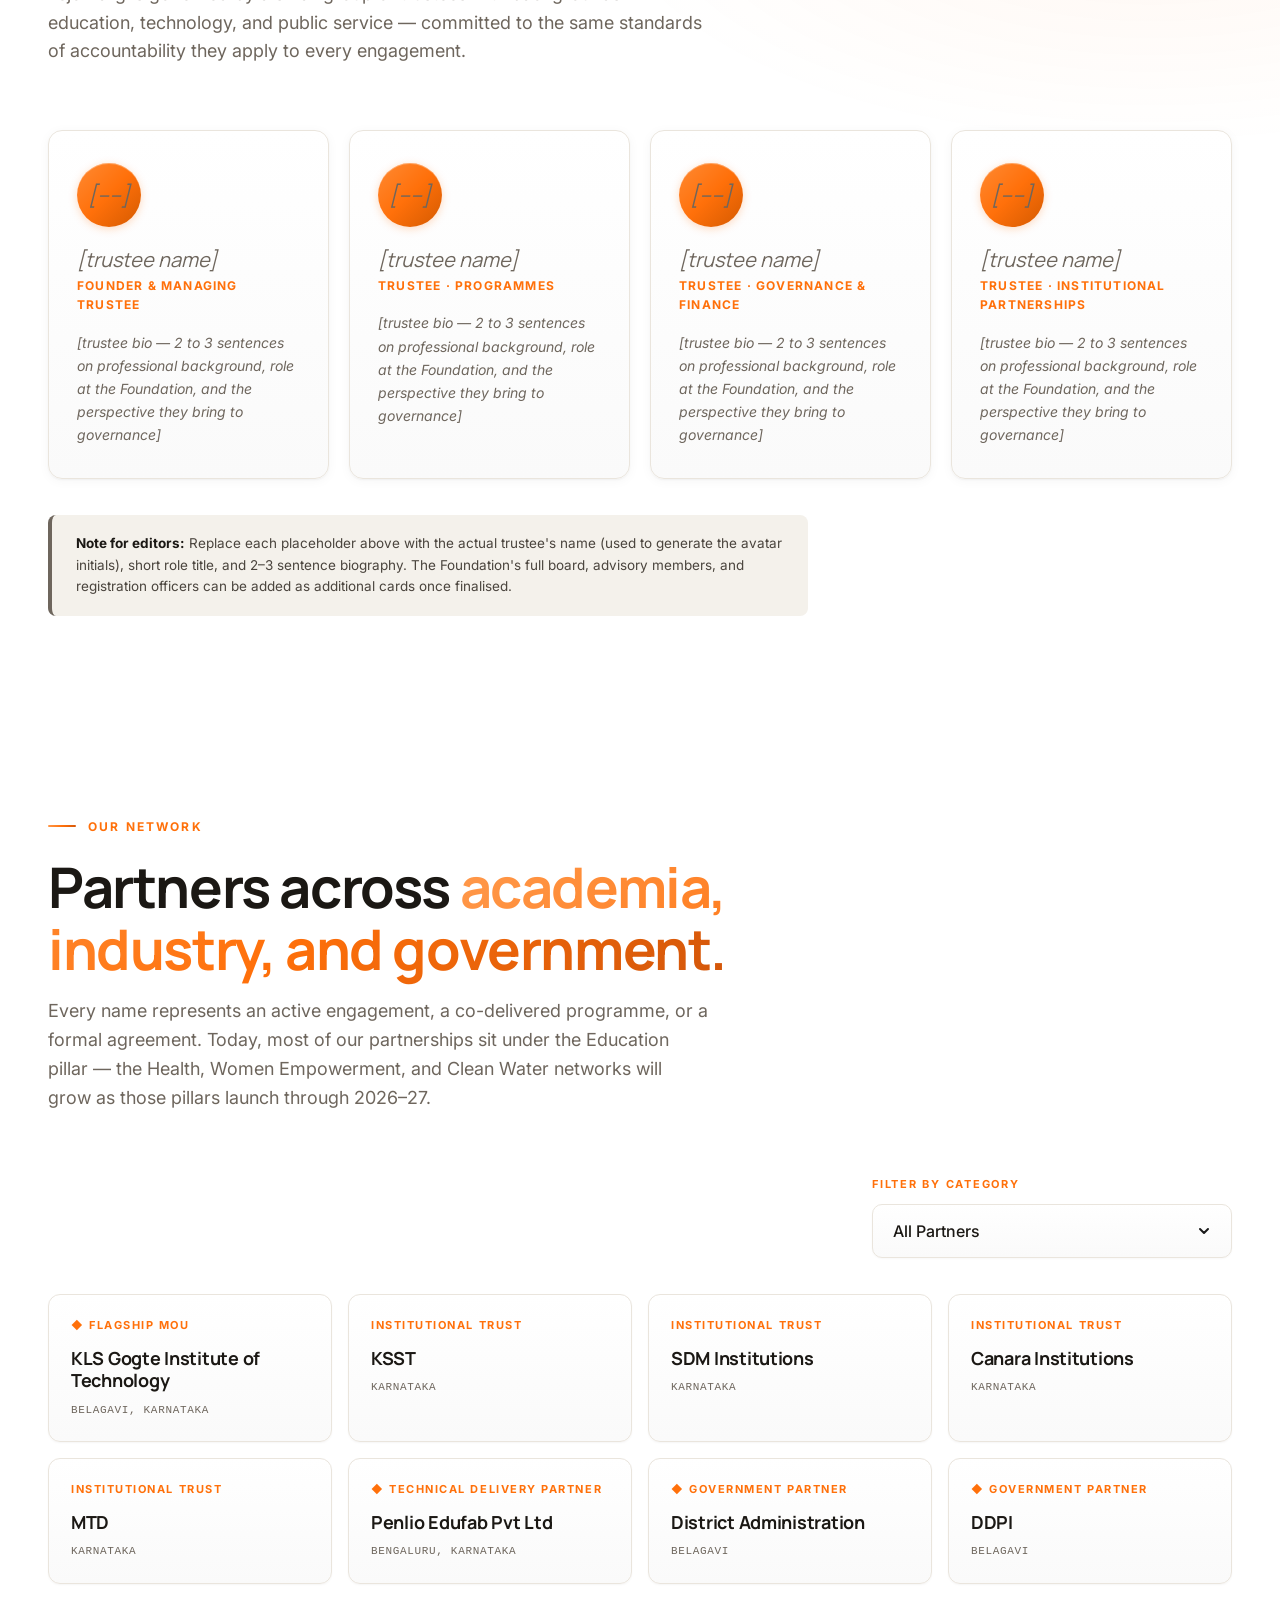
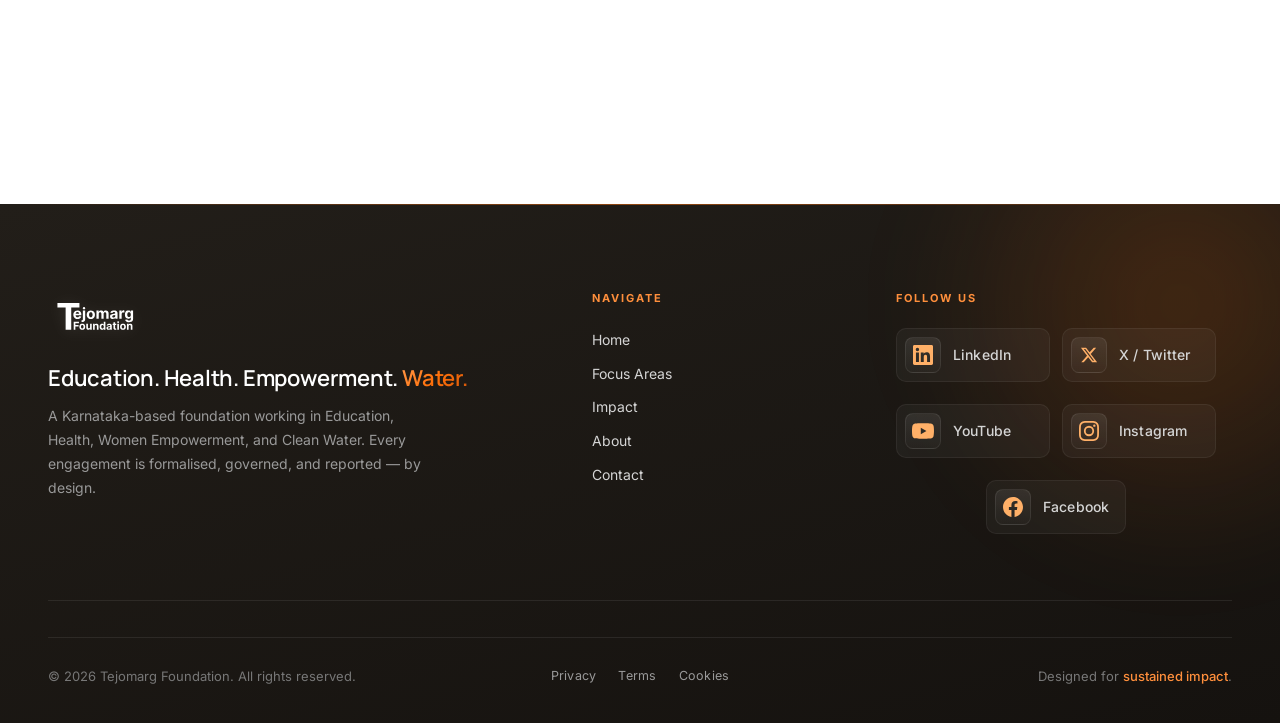
<file: about.html>
<!doctype html>
<html lang="en">
<head>
<meta charset="utf-8"/>
<meta name="viewport" content="width=device-width, initial-scale=1"/>
<title>About — Tejomarg Foundation</title>
<meta name="description" content="A foundation built for sustained, measurable impact across Karnataka. Mission, principles, and partner network."/>
<link rel="preconnect" href="https://fonts.googleapis.com"/>
<link rel="preconnect" href="https://fonts.gstatic.com" crossorigin/>
<link href="https://fonts.googleapis.com/css2?family=Inter:wght@400;500;600;700&family=Manrope:wght@500;600;700;800&display=swap" rel="stylesheet"/>
<link rel="stylesheet" href="styles.css"/>
<link rel="icon" type="image/svg+xml" href="favicon.svg"/>
<style>
  .about-hero {
    background:
      radial-gradient(800px 360px at 80% 30%, rgba(255,112,10,0.10), transparent 70%),
      var(--tm-paper);
    padding: 96px 0 72px;
    border-bottom: 1px solid var(--tm-gray-mist);
  }

  /* Mission */
  .mission {
    padding: 96px 0;
  }
  .mission-inner {
    max-width: 880px;
    margin: 0 auto;
  }
  .mission .opener {
    font-family: var(--font-display);
    font-size: clamp(26px, 3.2vw, 38px);
    font-weight: 700;
    line-height: 1.25;
    color: var(--tm-ink);
    margin-bottom: 40px;
    letter-spacing: -0.025em;
  }
  .mission .opener .accent { 
    background: linear-gradient(135deg,#FF9244 0%,#FF700A 45%,#D45A00 100%);
    -webkit-background-clip: text;
    background-clip: text;
    -webkit-text-fill-color: transparent;
    filter: drop-shadow(0 2px 6px rgba(255,112,10,0.18));
  }
  .mission p {
    font-size: 18px;
    color: var(--tm-gray-deep);
    line-height: 1.75;
    margin-bottom: 24px;
  }
  .mission p:first-of-type::first-letter {
    font-family: var(--font-display);
    font-size: 68px;
    font-weight: 800;
    float: left;
    line-height: 0.85;
    padding: 6px 14px 0 0;
    color: var(--tm-orange);
  }

  /* Differentiators */
  .diff-section {
    background: var(--tm-off-white);
    border-top: 1px solid var(--tm-gray-mist);
    border-bottom: 1px solid var(--tm-gray-mist);
    padding: 100px 0;
  }
  .diff-grid {
    display: grid;
    grid-template-columns: 1fr 1fr;
    gap: 24px;
    margin-top: 56px;
  }
  .diff-item {
    background: linear-gradient(180deg, #FFFFFF 0%, #FAFAFA 100%);
    box-shadow: 0 1px 2px rgba(0,0,0,0.04), 0 2px 8px rgba(0,0,0,0.04);
    border-radius: 16px;
    padding: 40px 36px;
    border: 1.5px solid var(--tm-gray-mist);
    position: relative;
    transition: all .35s var(--tx);
  }
  .diff-item:hover {
    border-color: var(--tm-ink);
    transform: translateY(-3px);
    box-shadow: var(--shadow-md);
  }
  .diff-item.featured {
    grid-column: span 2;
    background: linear-gradient(135deg, #2B2B2B 0%, #1A1A1A 100%);
    box-shadow: 0 8px 24px rgba(0,0,0,0.10), 0 24px 60px rgba(0,0,0,0.12);
    border: 1px solid rgba(255,255,255,0.06);
    color: var(--tm-paper);
    border-color: var(--tm-ink);
  }
  .diff-item.featured h3 { color: var(--tm-paper); }
  .diff-item.featured p { color: #B5B5B5; }
  .diff-item.featured .diff-num {
    color: var(--tm-orange);
    background: rgba(255,112,10,0.15);
  }
  .diff-num {
    display: inline-flex;
    align-items: center;
    justify-content: center;
    width: 52px; height: 52px;
    border-radius: 14px;
    background: linear-gradient(135deg, #FF9244 0%, #FF700A 45%, #D45A00 100%);
    box-shadow: 0 4px 14px rgba(255,112,10,0.32), inset 0 1px 0 rgba(255,255,255,0.30);
    color: #FFFFFF;
    font-family: var(--font-display);
    font-size: 18px;
    font-weight: 800;
    margin-bottom: 22px;
    letter-spacing: -0.02em;
    position: relative;
  }
  .diff-item h3 {
    font-size: 24px;
    font-weight: 700;
    margin-bottom: 14px;
    letter-spacing: -0.02em;
  }
  .diff-item p {
    color: var(--tm-gray);
    font-size: 15.5px;
    margin: 0;
    line-height: 1.65;
  }

  /* Network — categorized select dropdown */
  .network-section { padding: 100px 0; }

  .net-select-wrap {
    margin-top: 48px;
    margin-bottom: 36px;
    max-width: 360px;
    margin-left: auto;
    position: relative;
    z-index: 5;
    text-align: left;
  }
  .net-select-wrap.is-open {
    z-index: 100;
  }
  .net-select-label {
    display: block;
    font-size: 11px;
    font-weight: 700;
    letter-spacing: 0.16em;
    text-transform: uppercase;
    color: var(--tm-orange);
    margin-bottom: 10px;
  }

  /* The select control */
  .net-select {
    position: relative;
    width: 100%;
  }
  .net-select-trigger {
    width: 100%;
    display: flex;
    align-items: center;
    justify-content: space-between;
    gap: 12px;
    padding: 16px 20px;
    background: linear-gradient(180deg, #FFFFFF 0%, #FAFAFA 100%);
    border: 1.5px solid var(--tm-gray-mist);
    border-radius: 10px;
    font-family: var(--font-body);
    font-size: 16px;
    color: var(--tm-ink);
    cursor: pointer;
    text-align: left;
    transition: all .25s var(--tx);
    box-shadow:
      0 1px 2px rgba(0,0,0,0.03),
      inset 0 1px 0 rgba(255,255,255,1);
  }
  .net-select-trigger:hover {
    border-color: rgba(255,112,10,0.5);
  }
  .net-select-trigger:focus-visible,
  .net-select[data-state="open"] .net-select-trigger {
    outline: none;
    border-color: var(--tm-orange);
    box-shadow:
      0 0 0 4px rgba(255,112,10,0.12),
      inset 0 1px 0 rgba(255,255,255,1);
  }
  .net-select-value {
    font-weight: 500;
  }
  .net-select-caret {
    width: 14px;
    height: 14px;
    flex-shrink: 0;
    position: relative;
    transition: transform .3s var(--tx);
  }
  .net-select-caret::before {
    content: "";
    position: absolute;
    inset: 0;
    background: no-repeat center / contain
      url("data:image/svg+xml;utf8,<svg xmlns='http://www.w3.org/2000/svg' viewBox='0 0 14 14' fill='none' stroke='%231A1A1A' stroke-width='2' stroke-linecap='round' stroke-linejoin='round'><polyline points='3 5 7 9 11 5'/></svg>");
  }
  .net-select[data-state="open"] .net-select-caret {
    transform: rotate(180deg);
  }
  .net-select[data-state="open"] .net-select-caret::before {
    background-image: url("data:image/svg+xml;utf8,<svg xmlns='http://www.w3.org/2000/svg' viewBox='0 0 14 14' fill='none' stroke='%23D45A00' stroke-width='2' stroke-linecap='round' stroke-linejoin='round'><polyline points='3 5 7 9 11 5'/></svg>");
  }

  /* Dropdown menu */
  .net-select-menu {
    position: absolute;
    top: calc(100% + 6px);
    left: 0; right: 0;
    margin: 0;
    padding: 6px;
    list-style: none;
    background: linear-gradient(180deg, #FFFFFF 0%, #FAFAFA 100%);
    border: 1.5px solid var(--tm-gray-mist);
    border-radius: 10px;
    box-shadow:
      0 8px 24px rgba(0,0,0,0.06),
      0 24px 56px rgba(0,0,0,0.08),
      inset 0 1px 0 rgba(255,255,255,1);
    z-index: 1000;
    opacity: 0;
    transform: translateY(-6px) scale(0.98);
    pointer-events: none;
    transition: opacity .2s var(--tx), transform .25s var(--tx);
    transform-origin: top center;
    max-height: 320px;
    overflow-y: auto;
  }
  .net-select { z-index: 5; }
  .net-select[data-state="open"] { z-index: 1000; }
  .net-grid { position: relative; z-index: 1; }
  .net-select[data-state="open"] .net-select-menu {
    opacity: 1;
    transform: translateY(0) scale(1);
    pointer-events: auto;
  }
  .net-select-option {
    display: flex;
    align-items: center;
    justify-content: space-between;
    gap: 12px;
    padding: 12px 14px;
    border-radius: 6px;
    cursor: pointer;
    font-size: 15px;
    color: var(--tm-ink);
    transition: background .15s var(--tx), color .15s var(--tx);
    outline: none;
  }
  .net-select-option:hover,
  .net-select-option:focus-visible {
    background: rgba(255,112,10,0.08);
    color: var(--tm-orange-deep);
  }
  .net-select-option.is-selected {
    background: linear-gradient(180deg, #FF8A33 0%, #FF700A 50%, #E26309 100%);
    color: var(--tm-paper);
    font-weight: 600;
    box-shadow: 0 2px 6px rgba(255,112,10,0.20), inset 0 1px 0 rgba(255,255,255,0.30);
  }
  .net-select-option.is-selected .opt-count {
    background: rgba(255,255,255,0.20);
    border-color: rgba(255,255,255,0.35);
    color: #FFFFFF;
  }
  .opt-count {
    font-family: var(--font-mono);
    font-size: 10px;
    letter-spacing: 0.06em;
    color: var(--tm-gray);
    padding: 3px 8px;
    border: 1px solid var(--tm-gray-mist);
    border-radius: 100px;
    background: #FFFFFF;
  }

  /* Partner cards grid (filtered) */
  .net-grid {
    display: grid;
    grid-template-columns: repeat(auto-fit, minmax(240px, 1fr));
    gap: 16px;
  }
  .net-cell {
    background: linear-gradient(180deg, #FFFFFF 0%, #FAFAFA 100%);
    border: 1.5px solid var(--tm-gray-mist);
    border-radius: 12px;
    padding: 22px 22px;
    transition: all .25s var(--tx);
    position: relative;
    overflow: hidden;
    box-shadow:
      0 1px 2px rgba(0,0,0,0.04),
      inset 0 1px 0 rgba(255,255,255,1);
  }
  .net-cell::before {
    content: "";
    position: absolute;
    left: 0; top: 0; bottom: 0;
    width: 3px;
    background: linear-gradient(180deg, #FF8A33, #D45A00);
    transform: scaleY(0);
    transform-origin: top;
    transition: transform .3s var(--tx);
  }
  .net-cell:hover {
    border-color: rgba(255,112,10,0.4);
    transform: translateY(-2px);
    box-shadow: 0 4px 12px rgba(255,112,10,0.10), 0 8px 24px rgba(0,0,0,0.04);
  }
  .net-cell:hover::before { transform: scaleY(1); }
  .net-cell .role {
    font-size: 11px;
    font-weight: 700;
    letter-spacing: 0.14em;
    text-transform: uppercase;
    color: var(--tm-orange);
    margin-bottom: 12px;
  }
  .net-cell h4 {
    font-family: var(--font-display);
    font-size: 18px;
    font-weight: 700;
    color: var(--tm-ink);
    line-height: 1.25;
    letter-spacing: -0.015em;
    margin-bottom: 10px;
  }
  .net-cell .loc {
    font-family: var(--font-mono);
    font-size: 11px;
    color: var(--tm-gray);
    letter-spacing: 0.06em;
  }

  @media (max-width: 920px) {
    .net-select-wrap { max-width: 100%; }
    .net-grid { grid-template-columns: 1fr; }
  }

  @media (max-width: 920px) {
    .diff-grid { grid-template-columns: 1fr; }
    .diff-item.featured { grid-column: span 1; }
  }

  /* ============================================================
     LEADERSHIP / TRUSTEES
     ============================================================ */
  .leadership-section {
    padding: 100px 0 80px;
    background:
      radial-gradient(800px 360px at 90% 20%, rgba(255,112,10,0.06), transparent 70%),
      var(--tm-paper);
    border-top: 1px solid var(--tm-gray-mist);
  }
  .leadership-grid {
    display: grid;
    grid-template-columns: repeat(auto-fit, minmax(280px, 1fr));
    gap: 20px;
    margin-top: 48px;
  }
  .leader-card {
    background: linear-gradient(180deg, #FFFFFF 0%, #FAFAFA 100%);
    border: 1.5px solid var(--tm-gray-mist);
    border-radius: 14px;
    padding: 32px 28px;
    transition: border-color .25s var(--tx), box-shadow .25s var(--tx), transform .25s var(--tx);
    box-shadow:
      0 1px 2px rgba(0,0,0,0.04),
      0 2px 12px rgba(0,0,0,0.04),
      inset 0 1px 0 rgba(255,255,255,1);
    position: relative;
    overflow: hidden;
  }
  .leader-card::before {
    content: "";
    position: absolute;
    left: 0; top: 0;
    width: 4px; height: 0;
    background: linear-gradient(180deg, #FF8A33, #D45A00);
    transition: height .35s var(--tx);
  }
  .leader-card:hover {
    border-color: rgba(255,112,10,0.40);
    transform: translateY(-3px);
    box-shadow:
      0 4px 16px rgba(255,112,10,0.10),
      0 12px 32px rgba(0,0,0,0.06),
      inset 0 1px 0 rgba(255,255,255,1);
  }
  .leader-card:hover::before { height: 100%; }

  .leader-avatar {
    width: 64px; height: 64px;
    border-radius: 50%;
    background: linear-gradient(135deg, #FF8A33 0%, #FF700A 50%, #D45A00 100%);
    color: #FFFFFF;
    display: inline-flex;
    align-items: center;
    justify-content: center;
    font-family: var(--font-display);
    font-weight: 700;
    font-size: 22px;
    letter-spacing: -0.01em;
    box-shadow:
      0 2px 8px rgba(255,112,10,0.25),
      inset 0 1px 0 rgba(255,255,255,0.30);
    margin-bottom: 20px;
  }
  .leader-card h3 {
    font-family: var(--font-display);
    font-size: 20px;
    font-weight: 700;
    color: var(--tm-ink);
    letter-spacing: -0.015em;
    margin-bottom: 4px;
    line-height: 1.25;
  }
  .leader-card .leader-role {
    font-size: 12px;
    color: var(--tm-orange);
    font-weight: 700;
    letter-spacing: 0.10em;
    text-transform: uppercase;
    margin-bottom: 16px;
  }
  .leader-card .leader-bio {
    font-size: 14px;
    line-height: 1.65;
    color: var(--tm-gray-deep);
    margin: 0;
  }

  .leadership-note {
    margin-top: 36px;
    padding: 18px 24px;
    background: var(--tm-gray-haze);
    border-left: 4px solid var(--tm-gray);
    border-radius: 8px;
    font-size: 13.5px;
    color: var(--tm-gray-deep);
    line-height: 1.6;
    max-width: 760px;
  }
  .leadership-note strong { color: var(--tm-ink); }

  @media (max-width: 720px) {
    .leadership-section { padding: 64px 0 56px; }
    .leader-card { padding: 24px 22px; }
  }
</style>
</head>
<body>

<!-- ============ HEADER (single row · logo left · nav right) ============ -->
<header class="site-header">
  <div class="header-inner">
    <a class="brand" href="index.html" aria-label="Tejomarg Foundation">
      <img src="logo.svg" alt="Tejomarg Foundation"/>
    </a>
    <button class="nav-toggle" aria-label="Toggle menu" aria-expanded="false">
      <span></span><span></span><span></span>
    </button>
    <nav class="nav" aria-label="Primary">
      <a href="index.html">Home</a>
      <a href="initiatives.html">Focus Areas</a>
      <a href="impact.html">Impact</a>
      <a href="about.html" class="active">About</a>
      <a href="contact.html">Contact</a>
    </nav>
  </div>
</header>

<!-- ============ PAGE HERO ============ -->
<section class="about-hero">
  <div class="container">
    <span class="eyebrow reveal">About Us</span>
    <h1 class="reveal" style="font-size: clamp(44px, 6.5vw, 84px); font-weight: 800; max-width: 1020px; letter-spacing: -0.03em; line-height: 1.0;">A foundation working where <span style="background: linear-gradient(135deg,#FF9244 0%,#FF700A 45%,#D45A00 100%); -webkit-background-clip:text; background-clip:text; -webkit-text-fill-color:transparent; filter: drop-shadow(0 2px 8px rgba(255,112,10,0.15));">wellbeing begins.</span></h1>
    <p class="reveal" style="font-size: 19px; color: var(--tm-gray-deep); max-width: 760px; margin-top: 28px;">Karnataka-based. Mission-driven. Operating across four interconnected pillars — Education, Health, Women Empowerment, and Clean Water — in partnership with institutions, communities, and government.</p>
  </div>
</section>

<!-- ============ MISSION ============ -->
<section class="mission">
  <div class="container">
    <div class="mission-inner reveal">
      <p class="opener">Tejomarg Foundation exists to strengthen the conditions for <span class="accent">human flourishing</span> in the communities of Karnataka — through programmes in education, health, women empowerment, and clean water that leave each community measurably better than we found it.</p>
      <p>The Foundation works at four interconnected fronts. <strong>Education</strong> shapes the next generation's choices. <strong>Health</strong> protects the body that has to make them. <strong>Women's empowerment</strong> turns potential into independence. <strong>Clean water</strong> underwrites all three. Progress in any one is constrained by gaps in the others; we work where they overlap, not in isolation.</p>
      <p>Every programme is governed by a written agreement — typically an MoU — with a defined scope of work, milestone reviews, and a co-signed closure report. We favour models that convert short-term programmes into long-term opportunity, that work alongside government schemes rather than around them, and that report transparently back to the communities we serve.</p>
      <p>Our flagship work today is in Education, where the Foundation has formalised an MoU with KLS Gogte Institute of Technology, Belagavi, and operates programmes co-delivered with Penlio Edufab Pvt Ltd, Bengaluru, alongside the Belagavi District Commissioner's office and DDPI. Our Health, Women Empowerment, and Clean Water pillars are entering their formation stage in 2026, with first programmes launching through new community-level partnerships.</p>
    </div>
  </div>
</section>

<!-- ============ DIFFERENTIATORS ============ -->
<section class="diff-section">
  <div class="container">
    <span class="eyebrow reveal">How We Work</span>
    <h2 class="section-title reveal" style="margin-bottom: 0;">Five <span class="accent">defining</span> characteristics.</h2>

    <div class="diff-grid">
      <div class="diff-item featured reveal">
        <div class="diff-num">01</div>
        <h3>Mission-driven, not commercial</h3>
        <p>As a foundation, our orientation is towards long-term community impact, not short-term revenue or visibility. Every programme is designed to leave the partner — be it an institution, a health centre, an SHG, or a panchayat — measurably stronger.</p>
      </div>
      <div class="diff-item reveal">
        <div class="diff-num">02</div>
        <h3>Co-delivery with specialist partners</h3>
        <p>We do not run programmes alone. Education work is co-delivered with Penlio Edufab Pvt Ltd; health and water work is being designed with clinical and engineering partners. We bring governance and resources; they bring domain expertise.</p>
      </div>
      <div class="diff-item reveal" data-delay="1">
        <div class="diff-num">03</div>
        <h3>Structured governance through MoUs</h3>
        <p>Every engagement is formalised through an MoU with clear scope, defined responsibilities, milestone reviews, and a joint outcomes report. Nothing operates on a handshake.</p>
      </div>
      <div class="diff-item reveal">
        <div class="diff-num">04</div>
        <h3>We work with government schemes, not around them</h3>
        <p>Our water work is being designed alongside the Jal Jeevan Mission. Our women's work intends to extend Stree Shakti structures. Our school work is run with DDPI Belagavi. Public infrastructure does not need replacement — it needs reinforcement.</p>
      </div>
      <div class="diff-item reveal" data-delay="1">
        <div class="diff-num">05</div>
        <h3>Transparent reporting to communities</h3>
        <p>Programme outcomes, beneficiary numbers, financial allocation, and water-quality / health screening data are published back to the partner institution, the community, and (where relevant) the district administration. Always.</p>
      </div>
    </div>
  </div>
</section>

<!-- ============ LEADERSHIP / TRUSTEES ============ -->
<section class="leadership-section">
  <div class="container">
    <span class="eyebrow reveal">Leadership</span>
    <h2 class="section-title reveal" style="margin-bottom: 18px;">The people behind <span class="accent">the Foundation.</span></h2>
    <p class="section-sub reveal">Tejomarg is governed by a small group of trustees with backgrounds in education, technology, and public service — committed to the same standards of accountability they apply to every engagement.</p>

    <div class="leadership-grid">
      <article class="leader-card reveal">
        <div class="leader-avatar"><span class="placeholder">––</span></div>
        <h3><span class="placeholder">trustee name</span></h3>
        <div class="leader-role">Founder &amp; Managing Trustee</div>
        <p class="leader-bio"><span class="placeholder">trustee bio — 2 to 3 sentences on professional background, role at the Foundation, and the perspective they bring to governance</span></p>
      </article>

      <article class="leader-card reveal" data-delay="1">
        <div class="leader-avatar"><span class="placeholder">––</span></div>
        <h3><span class="placeholder">trustee name</span></h3>
        <div class="leader-role">Trustee · Programmes</div>
        <p class="leader-bio"><span class="placeholder">trustee bio — 2 to 3 sentences on professional background, role at the Foundation, and the perspective they bring to governance</span></p>
      </article>

      <article class="leader-card reveal" data-delay="2">
        <div class="leader-avatar"><span class="placeholder">––</span></div>
        <h3><span class="placeholder">trustee name</span></h3>
        <div class="leader-role">Trustee · Governance &amp; Finance</div>
        <p class="leader-bio"><span class="placeholder">trustee bio — 2 to 3 sentences on professional background, role at the Foundation, and the perspective they bring to governance</span></p>
      </article>

      <article class="leader-card reveal" data-delay="3">
        <div class="leader-avatar"><span class="placeholder">––</span></div>
        <h3><span class="placeholder">trustee name</span></h3>
        <div class="leader-role">Trustee · Institutional Partnerships</div>
        <p class="leader-bio"><span class="placeholder">trustee bio — 2 to 3 sentences on professional background, role at the Foundation, and the perspective they bring to governance</span></p>
      </article>
    </div>

    <p class="leadership-note">
      <strong>Note for editors:</strong> Replace each placeholder above with the actual trustee's name (used to generate the avatar initials), short role title, and 2–3 sentence biography. The Foundation's full board, advisory members, and registration officers can be added as additional cards once finalised.
    </p>
  </div>
</section>

<!-- ============ NETWORK ============ -->
<section class="network-section">
  <div class="container">
    <span class="eyebrow reveal">Our Network</span>
    <h2 class="section-title reveal" style="margin-bottom: 18px;">Partners across <span class="accent">academia, industry, and government.</span></h2>
    <p class="section-sub reveal">Every name represents an active engagement, a co-delivered programme, or a formal agreement. Today, most of our partnerships sit under the Education pillar — the Health, Women Empowerment, and Clean Water networks will grow as those pillars launch through 2026–27.</p>

    <!-- Custom select dropdown -->
    <div class="net-select-wrap reveal">
      <label class="net-select-label" id="netSelectLabel">Filter by category</label>
      <div class="net-select" data-state="closed">
        <button class="net-select-trigger" type="button"
                aria-haspopup="listbox" aria-expanded="false"
                aria-labelledby="netSelectLabel netSelectValue">
          <span class="net-select-value" id="netSelectValue" data-value="all">All Partners</span>
          <span class="net-select-caret" aria-hidden="true"></span>
        </button>
        <ul class="net-select-menu" role="listbox" tabindex="-1" aria-labelledby="netSelectLabel">
          <li class="net-select-option is-selected" role="option" data-value="all"      aria-selected="true">All Partners <span class="opt-count">8</span></li>
          <li class="net-select-option"             role="option" data-value="institution" aria-selected="false">Institution Partners <span class="opt-count">5</span></li>
          <li class="net-select-option"             role="option" data-value="industry"    aria-selected="false">Industry Partners <span class="opt-count">1</span></li>
          <li class="net-select-option"             role="option" data-value="government"  aria-selected="false">Government Partners <span class="opt-count">2</span></li>
        </ul>
      </div>
    </div>

    <!-- Partners list — filtered by selection -->
    <div class="net-grid reveal" id="netResults">
      <!-- Institution -->
      <div class="net-cell" data-cat="institution">
        <div class="role">◆ Flagship MoU</div>
        <h4>KLS Gogte Institute of Technology</h4>
        <div class="loc">BELAGAVI, KARNATAKA</div>
      </div>
      <div class="net-cell" data-cat="institution">
        <div class="role">Institutional Trust</div>
        <h4>KSST</h4>
        <div class="loc">KARNATAKA</div>
      </div>
      <div class="net-cell" data-cat="institution">
        <div class="role">Institutional Trust</div>
        <h4>SDM Institutions</h4>
        <div class="loc">KARNATAKA</div>
      </div>
      <div class="net-cell" data-cat="institution">
        <div class="role">Institutional Trust</div>
        <h4>Canara Institutions</h4>
        <div class="loc">KARNATAKA</div>
      </div>
      <div class="net-cell" data-cat="institution">
        <div class="role">Institutional Trust</div>
        <h4>MTD</h4>
        <div class="loc">KARNATAKA</div>
      </div>
      <!-- Industry -->
      <div class="net-cell" data-cat="industry">
        <div class="role">◆ Technical Delivery Partner</div>
        <h4>Penlio Edufab Pvt Ltd</h4>
        <div class="loc">BENGALURU, KARNATAKA</div>
      </div>
      <!-- Government -->
      <div class="net-cell" data-cat="government">
        <div class="role">◆ Government Partner</div>
        <h4>District Administration</h4>
        <div class="loc">BELAGAVI</div>
      </div>
      <div class="net-cell" data-cat="government">
        <div class="role">◆ Government Partner</div>
        <h4>DDPI</h4>
        <div class="loc">BELAGAVI</div>
      </div>
    </div>

  </div>
</section>

<script>
  (function () {
    const wrap = document.querySelector('.net-select');
    if (!wrap) return;
    const trigger = wrap.querySelector('.net-select-trigger');
    const menu = wrap.querySelector('.net-select-menu');
    const valueEl = wrap.querySelector('.net-select-value');
    const options = Array.from(menu.querySelectorAll('.net-select-option'));
    const cells = Array.from(document.querySelectorAll('#netResults .net-cell'));

    const open = () => {
      wrap.dataset.state = 'open';
      trigger.setAttribute('aria-expanded', 'true');
      const sel = options.find(o => o.classList.contains('is-selected')) || options[0];
      sel && sel.focus();
    };
    const close = () => {
      wrap.dataset.state = 'closed';
      trigger.setAttribute('aria-expanded', 'false');
    };
    const choose = (opt) => {
      options.forEach(o => {
        o.classList.toggle('is-selected', o === opt);
        o.setAttribute('aria-selected', o === opt ? 'true' : 'false');
      });
      const v = opt.dataset.value;
      valueEl.textContent = opt.firstChild.textContent.trim();
      valueEl.dataset.value = v;
      cells.forEach(c => {
        c.style.display = (v === 'all' || c.dataset.cat === v) ? '' : 'none';
      });
      close();
      trigger.focus();
    };

    trigger.addEventListener('click', () => {
      wrap.dataset.state === 'open' ? close() : open();
    });
    trigger.addEventListener('keydown', (e) => {
      if (e.key === 'ArrowDown' || e.key === 'Enter' || e.key === ' ') {
        e.preventDefault();
        open();
      }
    });
    options.forEach((opt, i) => {
      opt.tabIndex = -1;
      opt.addEventListener('click', () => choose(opt));
      opt.addEventListener('keydown', (e) => {
        if (e.key === 'Enter' || e.key === ' ') {
          e.preventDefault();
          choose(opt);
        } else if (e.key === 'ArrowDown') {
          e.preventDefault();
          options[(i + 1) % options.length].focus();
        } else if (e.key === 'ArrowUp') {
          e.preventDefault();
          options[(i - 1 + options.length) % options.length].focus();
        } else if (e.key === 'Escape') {
          close();
          trigger.focus();
        } else if (e.key === 'Home') {
          options[0].focus();
        } else if (e.key === 'End') {
          options[options.length - 1].focus();
        }
      });
    });
    document.addEventListener('click', (e) => {
      if (!wrap.contains(e.target)) close();
    });
  })();
</script>

<!-- ============ FOOTER ============ -->
<footer class="site-footer">
  <div class="container">
    <div class="footer-grid">
      <div class="footer-brand-block">
        <img src="logo.svg" alt="Tejomarg Foundation"/>
        <p class="tag">Education. Health. Empowerment. <em>Water.</em></p>
        <p style="max-width: 380px;">A Karnataka-based foundation working in Education, Health, Women Empowerment, and Clean Water. Every engagement is formalised, governed, and reported — by design.</p>
      </div>
      <div>
        <h4>Navigate</h4>
        <ul>
          <li><a href="index.html">Home</a></li>
          <li><a href="initiatives.html">Focus Areas</a></li>
          <li><a href="impact.html">Impact</a></li>
          <li><a href="about.html">About</a></li>
          <li><a href="contact.html">Contact</a></li>
        </ul>
      </div>
      <div class="footer-social">
        <h4>Follow Us</h4>
        <ul class="social-list">
          <li>
            <a href="https://www.linkedin.com/in/tejomarg-foundation-815b42413" aria-label="LinkedIn" target="_blank" rel="noopener noreferrer">
              <span class="social-icon"><svg viewBox="0 0 24 24" width="20" height="20" fill="currentColor" aria-hidden="true"><path d="M20.45 20.45h-3.55v-5.57c0-1.33-.02-3.04-1.85-3.04-1.86 0-2.14 1.45-2.14 2.94v5.67H9.36V9h3.41v1.56h.05c.47-.9 1.63-1.85 3.36-1.85 3.59 0 4.25 2.36 4.25 5.43v6.31zM5.34 7.43a2.06 2.06 0 1 1 0-4.12 2.06 2.06 0 0 1 0 4.12zM7.12 20.45H3.56V9h3.56v11.45zM22.22 0H1.77C.79 0 0 .77 0 1.72v20.56C0 23.23.79 24 1.77 24h20.45c.98 0 1.78-.77 1.78-1.72V1.72C24 .77 23.2 0 22.22 0z"/></svg></span>
              <span class="social-label">LinkedIn</span>
            </a>
          </li>
          <li>
            <a href="https://x.com/tejomarg_found" aria-label="X (formerly Twitter)" target="_blank" rel="noopener noreferrer">
              <span class="social-icon"><svg viewBox="0 0 24 24" width="18" height="18" fill="currentColor" aria-hidden="true"><path d="M18.244 2.25h3.308l-7.227 8.26 8.502 11.24H16.17l-5.214-6.817L4.99 21.75H1.68l7.73-8.835L1.254 2.25H8.08l4.713 6.231zm-1.161 17.52h1.833L7.084 4.126H5.117z"/></svg></span>
              <span class="social-label">X / Twitter</span>
            </a>
          </li>
          <li>
            <a href="https://www.youtube.com/@TejomargFoundation" aria-label="YouTube" target="_blank" rel="noopener noreferrer">
              <span class="social-icon"><svg viewBox="0 0 24 24" width="22" height="22" fill="currentColor" aria-hidden="true"><path d="M23.5 6.2a3 3 0 0 0-2.1-2.1C19.5 3.6 12 3.6 12 3.6s-7.5 0-9.4.5A3 3 0 0 0 .5 6.2C0 8.1 0 12 0 12s0 3.9.5 5.8a3 3 0 0 0 2.1 2.1c1.9.5 9.4.5 9.4.5s7.5 0 9.4-.5a3 3 0 0 0 2.1-2.1c.5-1.9.5-5.8.5-5.8s0-3.9-.5-5.8zM9.6 15.6V8.4l6.2 3.6-6.2 3.6z"/></svg></span>
              <span class="social-label">YouTube</span>
            </a>
          </li>
          <li>
            <a href="https://www.instagram.com/tejomargfoundation/" aria-label="Instagram" target="_blank" rel="noopener noreferrer">
              <span class="social-icon"><svg viewBox="0 0 24 24" width="20" height="20" fill="currentColor" aria-hidden="true"><path d="M12 2.16c3.2 0 3.58.01 4.85.07 1.17.05 1.8.25 2.23.41.56.22.96.48 1.38.9.42.42.68.82.9 1.38.16.42.36 1.06.41 2.23.06 1.27.07 1.65.07 4.85s-.01 3.58-.07 4.85c-.05 1.17-.25 1.8-.41 2.23-.22.56-.48.96-.9 1.38-.42.42-.82.68-1.38.9-.42.16-1.06.36-2.23.41-1.27.06-1.65.07-4.85.07s-3.58-.01-4.85-.07c-1.17-.05-1.8-.25-2.23-.41a3.7 3.7 0 0 1-1.38-.9 3.7 3.7 0 0 1-.9-1.38c-.16-.42-.36-1.06-.41-2.23-.06-1.27-.07-1.65-.07-4.85s.01-3.58.07-4.85c.05-1.17.25-1.8.41-2.23.22-.56.48-.96.9-1.38.42-.42.82-.68 1.38-.9.42-.16 1.06-.36 2.23-.41C8.42 2.17 8.8 2.16 12 2.16M12 0C8.74 0 8.33.01 7.05.07 5.78.13 4.9.33 4.14.63a5.86 5.86 0 0 0-2.13 1.38A5.86 5.86 0 0 0 .63 4.14C.33 4.9.13 5.78.07 7.05.01 8.33 0 8.74 0 12s.01 3.67.07 4.95c.06 1.27.26 2.15.56 2.91.31.78.73 1.45 1.38 2.13a5.86 5.86 0 0 0 2.13 1.38c.76.3 1.64.5 2.91.56C8.33 23.99 8.74 24 12 24s3.67-.01 4.95-.07c1.27-.06 2.15-.26 2.91-.56.78-.31 1.45-.73 2.13-1.38a5.86 5.86 0 0 0 1.38-2.13c.3-.76.5-1.64.56-2.91.06-1.28.07-1.69.07-4.95s-.01-3.67-.07-4.95c-.06-1.27-.26-2.15-.56-2.91a5.86 5.86 0 0 0-1.38-2.13A5.86 5.86 0 0 0 19.86.63c-.76-.3-1.64-.5-2.91-.56C15.67.01 15.26 0 12 0zm0 5.84a6.16 6.16 0 1 0 0 12.32 6.16 6.16 0 0 0 0-12.32zM12 16a4 4 0 1 1 0-8 4 4 0 0 1 0 8zm6.4-11.85a1.44 1.44 0 1 0 0 2.88 1.44 1.44 0 0 0 0-2.88z"/></svg></span>
              <span class="social-label">Instagram</span>
            </a>
          </li>
          <li>
            <a href="https://www.facebook.com/profile.php?id=61590762263120" aria-label="Facebook" target="_blank" rel="noopener noreferrer">
              <span class="social-icon"><svg viewBox="0 0 24 24" width="20" height="20" fill="currentColor" aria-hidden="true"><path d="M24 12.07C24 5.4 18.63 0 12 0S0 5.4 0 12.07C0 18.1 4.39 23.1 10.13 24v-8.44H7.08v-3.49h3.05V9.41c0-3.02 1.79-4.69 4.53-4.69 1.31 0 2.69.23 2.69.23v2.97H15.83c-1.5 0-1.96.93-1.96 1.89v2.26h3.34l-.53 3.5h-2.8V24C19.61 23.1 24 18.1 24 12.07z"/></svg></span>
              <span class="social-label">Facebook</span>
            </a>
          </li>
        </ul>
      </div>
    </div>

    <div class="footer-bottom">
      <div>© 2026 Tejomarg Foundation. All rights reserved.</div>
      <div class="footer-legal-links">
        <a href="privacy.html">Privacy</a>
        <a href="terms.html">Terms</a>
        <a href="cookies.html">Cookies</a>
      </div>
      <div>Designed for <strong>sustained impact</strong>.</div>
    </div>
  </div>
</footer>

<div id="cookie-banner" role="dialog" aria-label="Cookie notice" hidden>
  <div class="cb-body">
    <p>We use a single, essential cookie to remember this choice. We don't use trackers, analytics, or advertising cookies. <a href="cookies.html">Read our Cookies Policy →</a></p>
    <div class="cb-actions">
      <button type="button" class="btn btn-primary cb-accept">Got it</button>
    </div>
  </div>
</div>

<script src="motions.js"></script>
<script src="scripts.js"></script>
<script>
  (function () {
    try { if (localStorage.getItem('tm-cookie-ack')) return; } catch (_) {}
    const banner = document.getElementById('cookie-banner');
    if (!banner) return;
    banner.hidden = false;
    requestAnimationFrame(() => banner.classList.add('is-shown'));
    banner.querySelector('.cb-accept').addEventListener('click', () => {
      try { localStorage.setItem('tm-cookie-ack', '1'); } catch (_) {}
      banner.classList.remove('is-shown');
      setTimeout(() => banner.hidden = true, 350);
    });
  })();
</script>
</body>
</html>
</file>
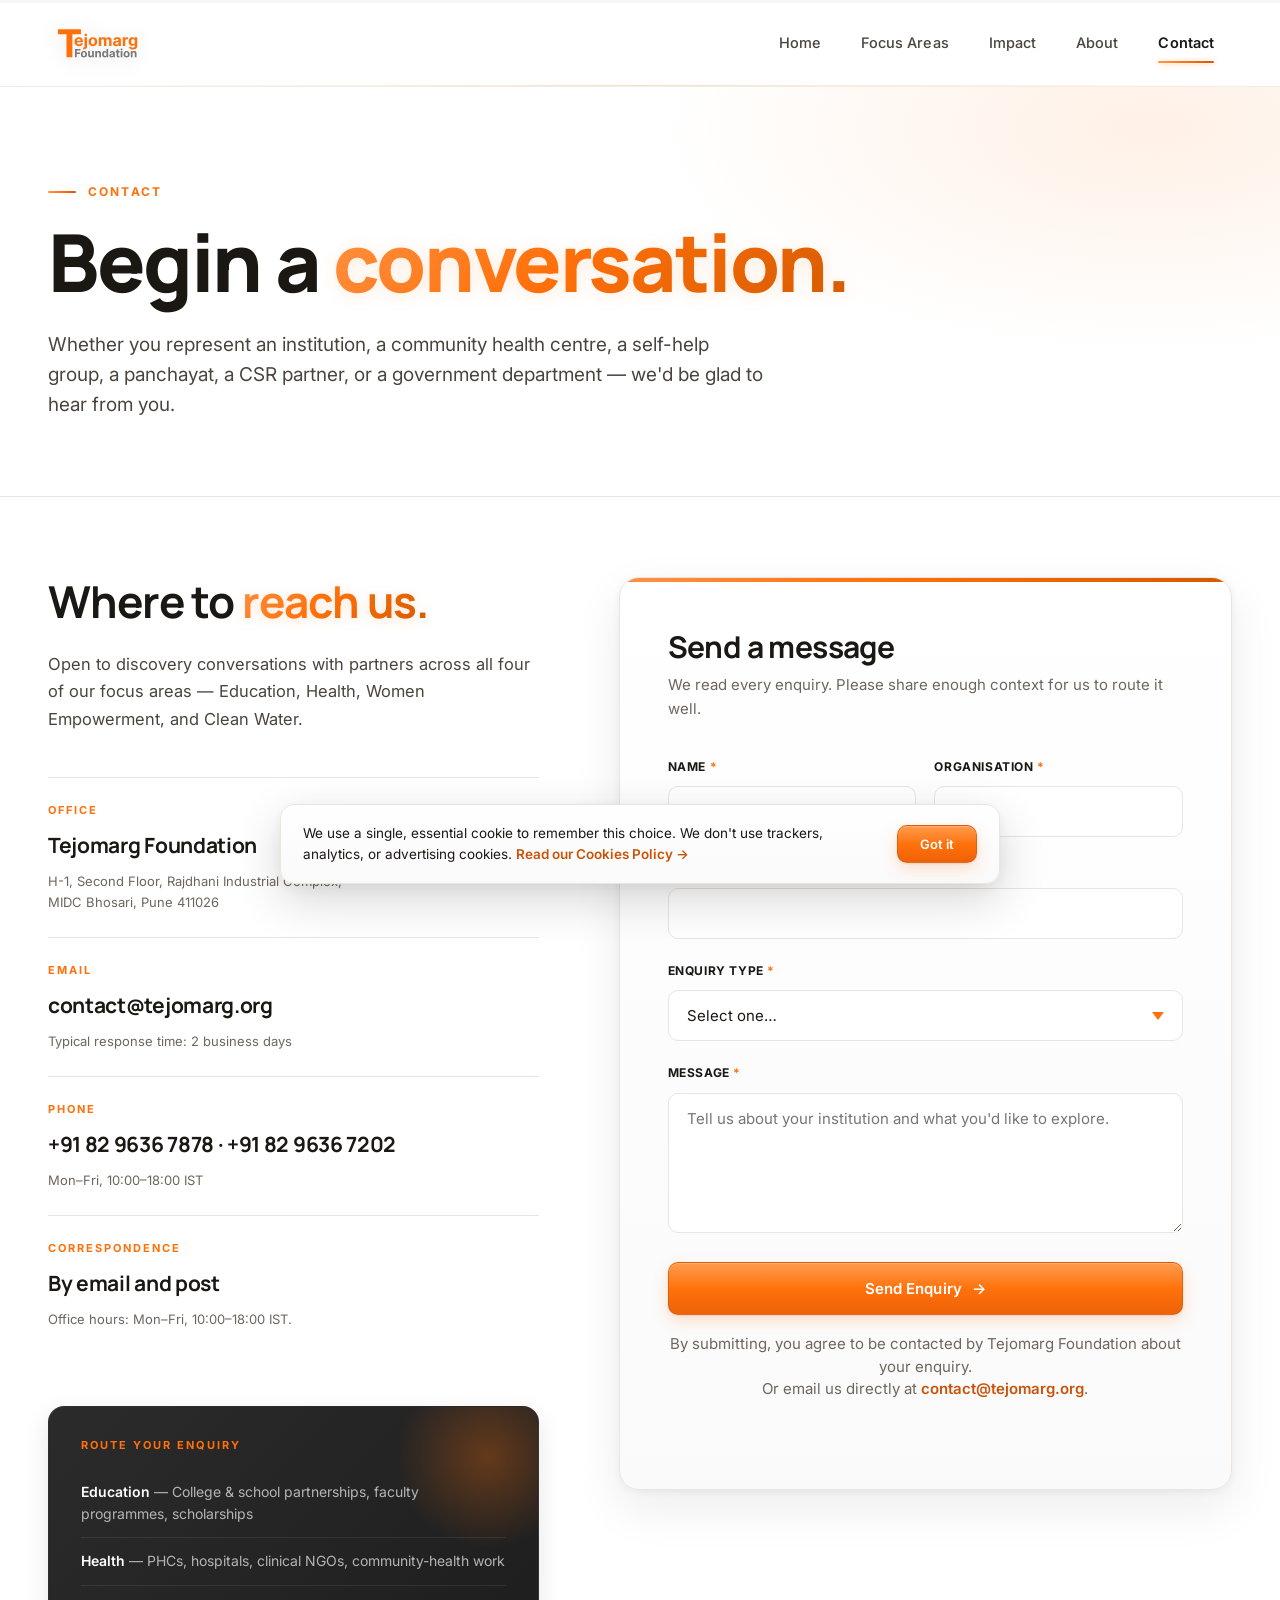
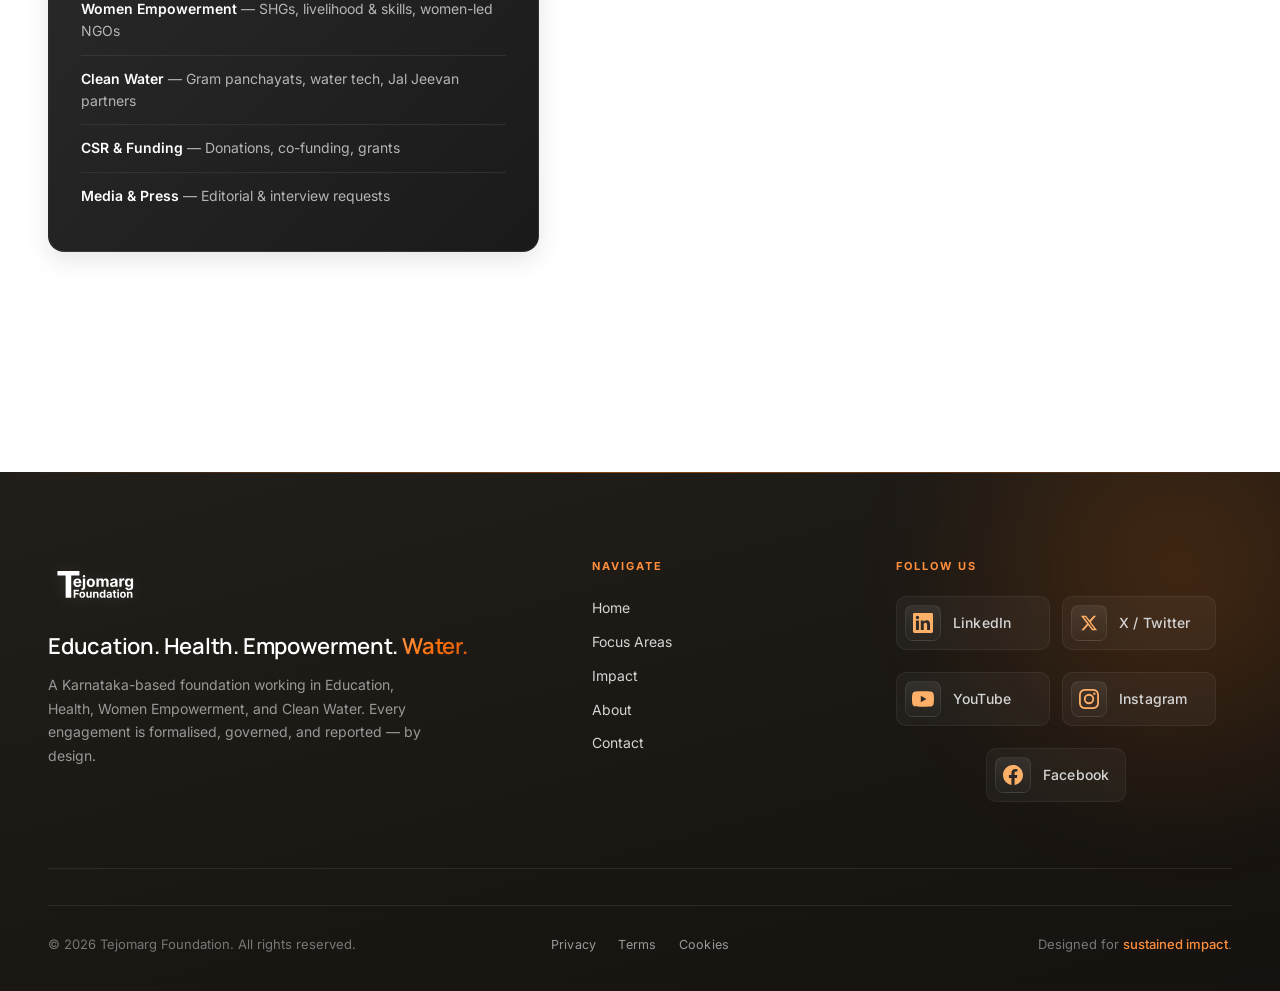
<file: contact.html>
<!doctype html>
<html lang="en">
<head>
<meta charset="utf-8"/>
<meta name="viewport" content="width=device-width, initial-scale=1"/>
<title>Contact — Tejomarg Foundation</title>
<meta name="description" content="Contact Tejomarg Foundation — for colleges, CSR partners, and government departments."/>
<link rel="preconnect" href="https://fonts.googleapis.com"/>
<link rel="preconnect" href="https://fonts.gstatic.com" crossorigin/>
<link href="https://fonts.googleapis.com/css2?family=Inter:wght@400;500;600;700&family=Manrope:wght@500;600;700;800&display=swap" rel="stylesheet"/>
<link rel="stylesheet" href="styles.css"/>
<link rel="icon" type="image/svg+xml" href="favicon.svg"/>
<style>
  .contact-hero {
    background:
      radial-gradient(700px 320px at 90% 10%, rgba(255,112,10,0.10), transparent 70%),
      var(--tm-paper);
    padding: 88px 0 56px;
    border-bottom: 1px solid var(--tm-gray-mist);
  }

  .contact-grid {
    display: grid;
    grid-template-columns: 1fr 1.25fr;
    gap: 80px;
    padding: 80px 0 100px;
    align-items: start;
  }

  /* Left column */
  .contact-info h2 {
    font-size: clamp(30px, 3.6vw, 44px);
    font-weight: 700;
    margin-bottom: 26px;
    line-height: 1.1;
    letter-spacing: -0.025em;
  }
  .contact-info h2 .accent { 
    background: linear-gradient(135deg,#FF9244 0%,#FF700A 45%,#D45A00 100%);
    -webkit-background-clip: text;
    background-clip: text;
    -webkit-text-fill-color: transparent;
    filter: drop-shadow(0 2px 6px rgba(255,112,10,0.18));
  }
  .contact-info .intro {
    color: var(--tm-gray-deep);
    margin-bottom: 44px;
    font-size: 16.5px;
    line-height: 1.65;
  }

  .contact-block {
    border-top: 1px solid var(--tm-gray-mist);
    padding: 24px 0;
  }
  .contact-block:last-of-type { border-bottom: 1px solid var(--tm-gray-mist); }
  .contact-block .label {
    font-size: 11px;
    font-weight: 700;
    letter-spacing: 0.18em;
    text-transform: uppercase;
    color: var(--tm-orange);
    margin-bottom: 10px;
  }
  .contact-block .value {
    font-family: var(--font-display);
    font-size: 21px;
    color: var(--tm-ink);
    font-weight: 700;
    letter-spacing: -0.015em;
  }
  .contact-block .value a { color: var(--tm-ink); }
  .contact-block .value a:hover { color: var(--tm-orange); }
  .contact-block .sub {
    font-size: 13px;
    color: var(--tm-gray);
    margin-top: 8px;
  }

  .routing {
    margin-top: 52px;
    padding: 32px;
    background: linear-gradient(135deg, #2B2B2B 0%, #1A1A1A 100%);
    box-shadow: 0 8px 24px rgba(0,0,0,0.10);
    border: 1px solid rgba(255,255,255,0.06);
    color: var(--tm-paper);
    border-radius: 16px;
    position: relative;
    overflow: hidden;
  }
  .routing::before {
    content: "";
    position: absolute;
    top: -50px; right: -50px;
    width: 200px; height: 200px;
    background: radial-gradient(circle, rgba(255,112,10,0.30), transparent 65%);
    border-radius: 50%;
  }
  .routing h4 {
    font-family: var(--font-body);
    font-size: 11px;
    letter-spacing: 0.18em;
    text-transform: uppercase;
    color: var(--tm-orange);
    margin-bottom: 18px;
    font-weight: 700;
    position: relative;
  }
  .routing ul { list-style: none; padding: 0; margin: 0; position: relative; }
  .routing li {
    padding: 12px 0;
    font-size: 14px;
    color: #B5B5B5;
    border-top: 1px solid rgba(255,255,255,0.08);
  }
  .routing li:first-child { border-top: 0; }
  .routing li strong { color: var(--tm-paper); font-weight: 600; }

  /* Form column */
  .contact-form-wrap {
    background: linear-gradient(180deg, #FFFFFF 0%, #FAFAFA 100%);
    border: 1.5px solid var(--tm-gray-mist);
    border-radius: 20px;
    padding: 52px 48px;
    box-shadow: var(--shadow-md);
    position: relative;
    overflow: hidden;
  }
  .contact-form-wrap::before {
    content: "";
    position: absolute;
    top: 0; left: 0; right: 0;
    height: 4px;
    background: linear-gradient(90deg, #FF9244 0%, #FF700A 45%, #D45A00 100%);
  }
  .contact-form-wrap h3 {
    font-family: var(--font-display);
    font-size: 30px;
    font-weight: 700;
    margin-bottom: 10px;
    letter-spacing: -0.02em;
  }
  .contact-form-wrap > p {
    color: var(--tm-gray);
    margin-bottom: 36px;
    font-size: 15px;
  }
  .field { margin-bottom: 22px; }
  .field-row {
    display: grid;
    grid-template-columns: 1fr 1fr;
    gap: 18px;
  }
  .field label {
    display: block;
    font-size: 12px;
    font-weight: 700;
    letter-spacing: 0.05em;
    color: var(--tm-ink);
    margin-bottom: 10px;
    text-transform: uppercase;
  }
  .field label .req { color: var(--tm-orange); }
  .field input, .field select, .field textarea {
    width: 100%;
    padding: 15px 18px;
    border: 1.5px solid var(--tm-gray-mist);
    background: var(--tm-paper);
    border-radius: 10px;
    font-family: var(--font-body);
    font-size: 15px;
    color: var(--tm-ink);
    transition: all .2s;
  }
  .field textarea { min-height: 140px; resize: vertical; font-family: var(--font-body); }
  .field input:focus, .field select:focus, .field textarea:focus {
    outline: none;
    border-color: var(--tm-orange);
    box-shadow: 0 0 0 4px rgba(255,112,10,0.12);
  }
  .field select {
    appearance: none;
    -webkit-appearance: none;
    background-image: url("data:image/svg+xml;utf8,<svg xmlns='http://www.w3.org/2000/svg' width='12' height='8' viewBox='0 0 12 8'><path fill='%23FF700A' d='M6 8L0 0h12z'/></svg>");
    background-repeat: no-repeat;
    background-position: right 18px center;
    padding-right: 44px;
    cursor: pointer;
  }
  .form-submit {
    width: 100%;
    justify-content: center;
    padding: 16px 26px;
    font-size: 15px;
  }
  .form-note {
    margin-top: 18px;
    font-size: 12px;
    color: var(--tm-gray);
    text-align: center;
    line-height: 1.5;
  }
  #form-status {
    display: none;
    background: var(--tm-orange-tint);
    border: 1.5px solid var(--tm-orange);
    color: var(--tm-orange-deep);
    padding: 22px 26px;
    border-radius: 12px;
    text-align: center;
    margin-bottom: 24px;
  }
  #form-status strong {
    display: block;
    font-family: var(--font-display);
    font-size: 22px;
    font-weight: 700;
    color: var(--tm-ink);
    margin-bottom: 8px;
    letter-spacing: -0.01em;
  }
  #form-error {
    display: none;
    background: #FFF5F0;
    border: 1.5px solid #E26309;
    color: var(--tm-ink);
    padding: 18px 22px;
    border-radius: 12px;
    text-align: left;
    margin-bottom: 24px;
    font-size: 14px;
    line-height: 1.55;
  }
  #form-error strong {
    display: block;
    font-family: var(--font-display);
    font-size: 16px;
    font-weight: 700;
    color: var(--tm-ink);
    margin-bottom: 4px;
  }
  #form-error a {
    color: var(--tm-orange-deep);
    font-weight: 600;
  }
  .form-submit.is-sending {
    pointer-events: none;
    opacity: 0.78;
  }
  .form-submit.is-sending .arrow {
    animation: tm-spin 1s linear infinite;
    transform-origin: center;
  }
  @keyframes tm-spin { to { transform: rotate(360deg); } }
  .form-note a {
    color: var(--tm-orange-deep);
    font-weight: 600;
  }

  @media (max-width: 920px) {
    .contact-grid { grid-template-columns: 1fr; gap: 48px; padding: 48px 0 72px; }
    .field-row { grid-template-columns: 1fr; gap: 0; }
    .contact-form-wrap { padding: 36px 24px; }
  }
</style>
</head>
<body>

<!-- ============ HEADER (single row · logo left · nav right) ============ -->
<header class="site-header">
  <div class="header-inner">
    <a class="brand" href="index.html" aria-label="Tejomarg Foundation">
      <img src="logo.svg" alt="Tejomarg Foundation"/>
    </a>
    <button class="nav-toggle" aria-label="Toggle menu" aria-expanded="false">
      <span></span><span></span><span></span>
    </button>
    <nav class="nav" aria-label="Primary">
      <a href="index.html">Home</a>
      <a href="initiatives.html">Focus Areas</a>
      <a href="impact.html">Impact</a>
      <a href="about.html">About</a>
      <a href="contact.html" class="active">Contact</a>
    </nav>
  </div>
</header>

<!-- ============ PAGE HERO ============ -->
<section class="contact-hero">
  <div class="container">
    <span class="eyebrow reveal">Contact</span>
    <h1 class="reveal" style="font-size: clamp(44px, 6.5vw, 80px); font-weight: 800; max-width: 1000px; letter-spacing: -0.03em; line-height: 1.0;">Begin a <span style="background: linear-gradient(135deg,#FF9244 0%,#FF700A 45%,#D45A00 100%); -webkit-background-clip:text; background-clip:text; -webkit-text-fill-color:transparent; filter: drop-shadow(0 2px 8px rgba(255,112,10,0.15));">conversation.</span></h1>
    <p class="reveal" style="font-size: 19px; color: var(--tm-gray-deep); max-width: 720px; margin-top: 28px;">Whether you represent an institution, a community health centre, a self-help group, a panchayat, a CSR partner, or a government department — we'd be glad to hear from you.</p>
  </div>
</section>

<!-- ============ CONTACT GRID ============ -->
<section class="container">
  <div class="contact-grid">

    <!-- LEFT: Info -->
    <div class="contact-info reveal">
      <h2>Where to <span class="accent">reach us.</span></h2>
      <p class="intro">Open to discovery conversations with partners across all four of our focus areas — Education, Health, Women Empowerment, and Clean Water.</p>

      <div class="contact-block">
        <div class="label">Office</div>
        <div class="value">Tejomarg Foundation</div>
        <div class="sub">H-1, Second Floor, Rajdhani Industrial Complex,<br/>MIDC Bhosari, Pune 411026</div>
      </div>
      <div class="contact-block">
        <div class="label">Email</div>
        <div class="value"><a href="mailto:contact@tejomarg.org">contact@tejomarg.org</a></div>
        <div class="sub">Typical response time: 2 business days</div>
      </div>
      <div class="contact-block">
        <div class="label">Phone</div>
        <div class="value"><a href="tel:+918296367878">+91 82 9636 7878</a> &middot; <a href="tel:+918296367202">+91 82 9636 7202</a></div>
        <div class="sub">Mon–Fri, 10:00–18:00 IST</div>
      </div>
      <div class="contact-block">
        <div class="label">Correspondence</div>
        <div class="value">By email and post</div>
        <div class="sub">Office hours: Mon–Fri, 10:00–18:00 IST.</div>
      </div>

      <div class="routing">
        <h4>Route Your Enquiry</h4>
        <ul>
          <li><strong>Education</strong> — College &amp; school partnerships, faculty programmes, scholarships</li>
          <li><strong>Health</strong> — PHCs, hospitals, clinical NGOs, community-health work</li>
          <li><strong>Women Empowerment</strong> — SHGs, livelihood &amp; skills, women-led NGOs</li>
          <li><strong>Clean Water</strong> — Gram panchayats, water tech, Jal Jeevan partners</li>
          <li><strong>CSR &amp; Funding</strong> — Donations, co-funding, grants</li>
          <li><strong>Media &amp; Press</strong> — Editorial &amp; interview requests</li>
        </ul>
      </div>
    </div>

    <!-- RIGHT: Form -->
    <div class="reveal" data-delay="1">
      <!--
        EMAIL DELIVERY:
        This form posts to Formspree, which forwards every submission as an
        email to contact@tejomarg.org.

        ONE-TIME SETUP (takes ~2 minutes):
          1. Go to https://formspree.io and sign up (the free plan covers 50 mails/month).
          2. Click "+ New Form", enter contact@tejomarg.org as the recipient,
             and give the form a name like "Tejomarg Enquiries".
          3. Copy the endpoint URL (looks like https://formspree.io/f/xqkrabcd).
          4. Replace the placeholder in the action="..." attribute below.
          5. Submit the form once yourself and confirm the recipient email
             address from the verification link Formspree sends.

        That's it — submissions then arrive in your inbox.
        Alternative providers with identical setup: Web3Forms, Getform, Basin.
      -->
      <form id="contact-form"
            class="contact-form-wrap"
            action="https://formspree.io/f/REPLACE_WITH_YOUR_FORMSPREE_ID"
            method="POST"
            novalidate>
        <h3>Send a message</h3>
        <p>We read every enquiry. Please share enough context for us to route it well.</p>

        <div id="form-status" role="status" aria-live="polite">
          <strong>Thank you.</strong>
          Your message has been received. We will respond within two business days.
        </div>
        <div id="form-error" role="alert" aria-live="assertive">
          <strong>Couldn't send your enquiry.</strong>
          Please email us directly at <a href="mailto:contact@tejomarg.org">contact@tejomarg.org</a>.
        </div>

        <div class="field-row">
          <div class="field">
            <label for="f-name">Name <span class="req">*</span></label>
            <input id="f-name" name="name" type="text" required autocomplete="name"/>
          </div>
          <div class="field">
            <label for="f-org">Organisation <span class="req">*</span></label>
            <input id="f-org" name="organisation" type="text" required autocomplete="organisation"/>
          </div>
        </div>

        <div class="field">
          <label for="f-email">Email <span class="req">*</span></label>
          <input id="f-email" name="email" type="email" required autocomplete="email"/>
        </div>

        <div class="field">
          <label for="f-type">Enquiry Type <span class="req">*</span></label>
          <select id="f-type" name="enquiry_type" required>
            <option value="" disabled selected>Select one…</option>
            <option>Education — partnership / programme</option>
            <option>Health — partnership / programme</option>
            <option>Women Empowerment — partnership / programme</option>
            <option>Clean Water — partnership / programme</option>
            <option>CSR / Funding</option>
            <option>Government Department</option>
            <option>Media &amp; Press</option>
            <option>Other</option>
          </select>
        </div>

        <div class="field">
          <label for="f-message">Message <span class="req">*</span></label>
          <textarea id="f-message" name="message" required placeholder="Tell us about your institution and what you'd like to explore."></textarea>
        </div>

        <!-- Formspree metadata: gives every email a clear subject + honeypot spam-protection -->
        <input type="hidden" name="_subject" value="New enquiry · Tejomarg Foundation website"/>
        <input type="text"   name="_gotcha" tabindex="-1" autocomplete="off" style="position:absolute; left:-9999px; width:1px; height:1px;" aria-hidden="true"/>

        <button type="submit" class="btn btn-primary btn-arrow form-submit">Send Enquiry <span class="arrow">→</span></button>
        <p class="form-note">
          By submitting, you agree to be contacted by Tejomarg Foundation about your enquiry.<br/>
          Or email us directly at <a href="mailto:contact@tejomarg.org?subject=Enquiry%20%C2%B7%20Tejomarg%20Foundation">contact@tejomarg.org</a>.
        </p>
      </form>
    </div>

  </div>
</section>

<!-- ============ FOOTER ============ -->
<footer class="site-footer">
  <div class="container">
    <div class="footer-grid">
      <div class="footer-brand-block">
        <img src="logo.svg" alt="Tejomarg Foundation"/>
        <p class="tag">Education. Health. Empowerment. <em>Water.</em></p>
        <p style="max-width: 380px;">A Karnataka-based foundation working in Education, Health, Women Empowerment, and Clean Water. Every engagement is formalised, governed, and reported — by design.</p>
      </div>
      <div>
        <h4>Navigate</h4>
        <ul>
          <li><a href="index.html">Home</a></li>
          <li><a href="initiatives.html">Focus Areas</a></li>
          <li><a href="impact.html">Impact</a></li>
          <li><a href="about.html">About</a></li>
          <li><a href="contact.html">Contact</a></li>
        </ul>
      </div>
      <div class="footer-social">
        <h4>Follow Us</h4>
        <ul class="social-list">
          <li>
            <a href="https://www.linkedin.com/in/tejomarg-foundation-815b42413" aria-label="LinkedIn" target="_blank" rel="noopener noreferrer">
              <span class="social-icon"><svg viewBox="0 0 24 24" width="20" height="20" fill="currentColor" aria-hidden="true"><path d="M20.45 20.45h-3.55v-5.57c0-1.33-.02-3.04-1.85-3.04-1.86 0-2.14 1.45-2.14 2.94v5.67H9.36V9h3.41v1.56h.05c.47-.9 1.63-1.85 3.36-1.85 3.59 0 4.25 2.36 4.25 5.43v6.31zM5.34 7.43a2.06 2.06 0 1 1 0-4.12 2.06 2.06 0 0 1 0 4.12zM7.12 20.45H3.56V9h3.56v11.45zM22.22 0H1.77C.79 0 0 .77 0 1.72v20.56C0 23.23.79 24 1.77 24h20.45c.98 0 1.78-.77 1.78-1.72V1.72C24 .77 23.2 0 22.22 0z"/></svg></span>
              <span class="social-label">LinkedIn</span>
            </a>
          </li>
          <li>
            <a href="https://x.com/tejomarg_found" aria-label="X (formerly Twitter)" target="_blank" rel="noopener noreferrer">
              <span class="social-icon"><svg viewBox="0 0 24 24" width="18" height="18" fill="currentColor" aria-hidden="true"><path d="M18.244 2.25h3.308l-7.227 8.26 8.502 11.24H16.17l-5.214-6.817L4.99 21.75H1.68l7.73-8.835L1.254 2.25H8.08l4.713 6.231zm-1.161 17.52h1.833L7.084 4.126H5.117z"/></svg></span>
              <span class="social-label">X / Twitter</span>
            </a>
          </li>
          <li>
            <a href="https://www.youtube.com/@TejomargFoundation" aria-label="YouTube" target="_blank" rel="noopener noreferrer">
              <span class="social-icon"><svg viewBox="0 0 24 24" width="22" height="22" fill="currentColor" aria-hidden="true"><path d="M23.5 6.2a3 3 0 0 0-2.1-2.1C19.5 3.6 12 3.6 12 3.6s-7.5 0-9.4.5A3 3 0 0 0 .5 6.2C0 8.1 0 12 0 12s0 3.9.5 5.8a3 3 0 0 0 2.1 2.1c1.9.5 9.4.5 9.4.5s7.5 0 9.4-.5a3 3 0 0 0 2.1-2.1c.5-1.9.5-5.8.5-5.8s0-3.9-.5-5.8zM9.6 15.6V8.4l6.2 3.6-6.2 3.6z"/></svg></span>
              <span class="social-label">YouTube</span>
            </a>
          </li>
          <li>
            <a href="https://www.instagram.com/tejomargfoundation/" aria-label="Instagram" target="_blank" rel="noopener noreferrer">
              <span class="social-icon"><svg viewBox="0 0 24 24" width="20" height="20" fill="currentColor" aria-hidden="true"><path d="M12 2.16c3.2 0 3.58.01 4.85.07 1.17.05 1.8.25 2.23.41.56.22.96.48 1.38.9.42.42.68.82.9 1.38.16.42.36 1.06.41 2.23.06 1.27.07 1.65.07 4.85s-.01 3.58-.07 4.85c-.05 1.17-.25 1.8-.41 2.23-.22.56-.48.96-.9 1.38-.42.42-.82.68-1.38.9-.42.16-1.06.36-2.23.41-1.27.06-1.65.07-4.85.07s-3.58-.01-4.85-.07c-1.17-.05-1.8-.25-2.23-.41a3.7 3.7 0 0 1-1.38-.9 3.7 3.7 0 0 1-.9-1.38c-.16-.42-.36-1.06-.41-2.23-.06-1.27-.07-1.65-.07-4.85s.01-3.58.07-4.85c.05-1.17.25-1.8.41-2.23.22-.56.48-.96.9-1.38.42-.42.82-.68 1.38-.9.42-.16 1.06-.36 2.23-.41C8.42 2.17 8.8 2.16 12 2.16M12 0C8.74 0 8.33.01 7.05.07 5.78.13 4.9.33 4.14.63a5.86 5.86 0 0 0-2.13 1.38A5.86 5.86 0 0 0 .63 4.14C.33 4.9.13 5.78.07 7.05.01 8.33 0 8.74 0 12s.01 3.67.07 4.95c.06 1.27.26 2.15.56 2.91.31.78.73 1.45 1.38 2.13a5.86 5.86 0 0 0 2.13 1.38c.76.3 1.64.5 2.91.56C8.33 23.99 8.74 24 12 24s3.67-.01 4.95-.07c1.27-.06 2.15-.26 2.91-.56.78-.31 1.45-.73 2.13-1.38a5.86 5.86 0 0 0 1.38-2.13c.3-.76.5-1.64.56-2.91.06-1.28.07-1.69.07-4.95s-.01-3.67-.07-4.95c-.06-1.27-.26-2.15-.56-2.91a5.86 5.86 0 0 0-1.38-2.13A5.86 5.86 0 0 0 19.86.63c-.76-.3-1.64-.5-2.91-.56C15.67.01 15.26 0 12 0zm0 5.84a6.16 6.16 0 1 0 0 12.32 6.16 6.16 0 0 0 0-12.32zM12 16a4 4 0 1 1 0-8 4 4 0 0 1 0 8zm6.4-11.85a1.44 1.44 0 1 0 0 2.88 1.44 1.44 0 0 0 0-2.88z"/></svg></span>
              <span class="social-label">Instagram</span>
            </a>
          </li>
          <li>
            <a href="https://www.facebook.com/profile.php?id=61590762263120" aria-label="Facebook" target="_blank" rel="noopener noreferrer">
              <span class="social-icon"><svg viewBox="0 0 24 24" width="20" height="20" fill="currentColor" aria-hidden="true"><path d="M24 12.07C24 5.4 18.63 0 12 0S0 5.4 0 12.07C0 18.1 4.39 23.1 10.13 24v-8.44H7.08v-3.49h3.05V9.41c0-3.02 1.79-4.69 4.53-4.69 1.31 0 2.69.23 2.69.23v2.97H15.83c-1.5 0-1.96.93-1.96 1.89v2.26h3.34l-.53 3.5h-2.8V24C19.61 23.1 24 18.1 24 12.07z"/></svg></span>
              <span class="social-label">Facebook</span>
            </a>
          </li>
        </ul>
      </div>
    </div>

    <div class="footer-bottom">
      <div>© 2026 Tejomarg Foundation. All rights reserved.</div>
      <div class="footer-legal-links">
        <a href="privacy.html">Privacy</a>
        <a href="terms.html">Terms</a>
        <a href="cookies.html">Cookies</a>
      </div>
      <div>Designed for <strong>sustained impact</strong>.</div>
    </div>
  </div>
</footer>

<div id="cookie-banner" role="dialog" aria-label="Cookie notice" hidden>
  <div class="cb-body">
    <p>We use a single, essential cookie to remember this choice. We don't use trackers, analytics, or advertising cookies. <a href="cookies.html">Read our Cookies Policy →</a></p>
    <div class="cb-actions">
      <button type="button" class="btn btn-primary cb-accept">Got it</button>
    </div>
  </div>
</div>

<script src="motions.js"></script>
<script src="scripts.js"></script>
<script>
  (function () {
    try { if (localStorage.getItem('tm-cookie-ack')) return; } catch (_) {}
    const banner = document.getElementById('cookie-banner');
    if (!banner) return;
    banner.hidden = false;
    requestAnimationFrame(() => banner.classList.add('is-shown'));
    banner.querySelector('.cb-accept').addEventListener('click', () => {
      try { localStorage.setItem('tm-cookie-ack', '1'); } catch (_) {}
      banner.classList.remove('is-shown');
      setTimeout(() => banner.hidden = true, 350);
    });
  })();
</script>
</body>
</html>
</file>
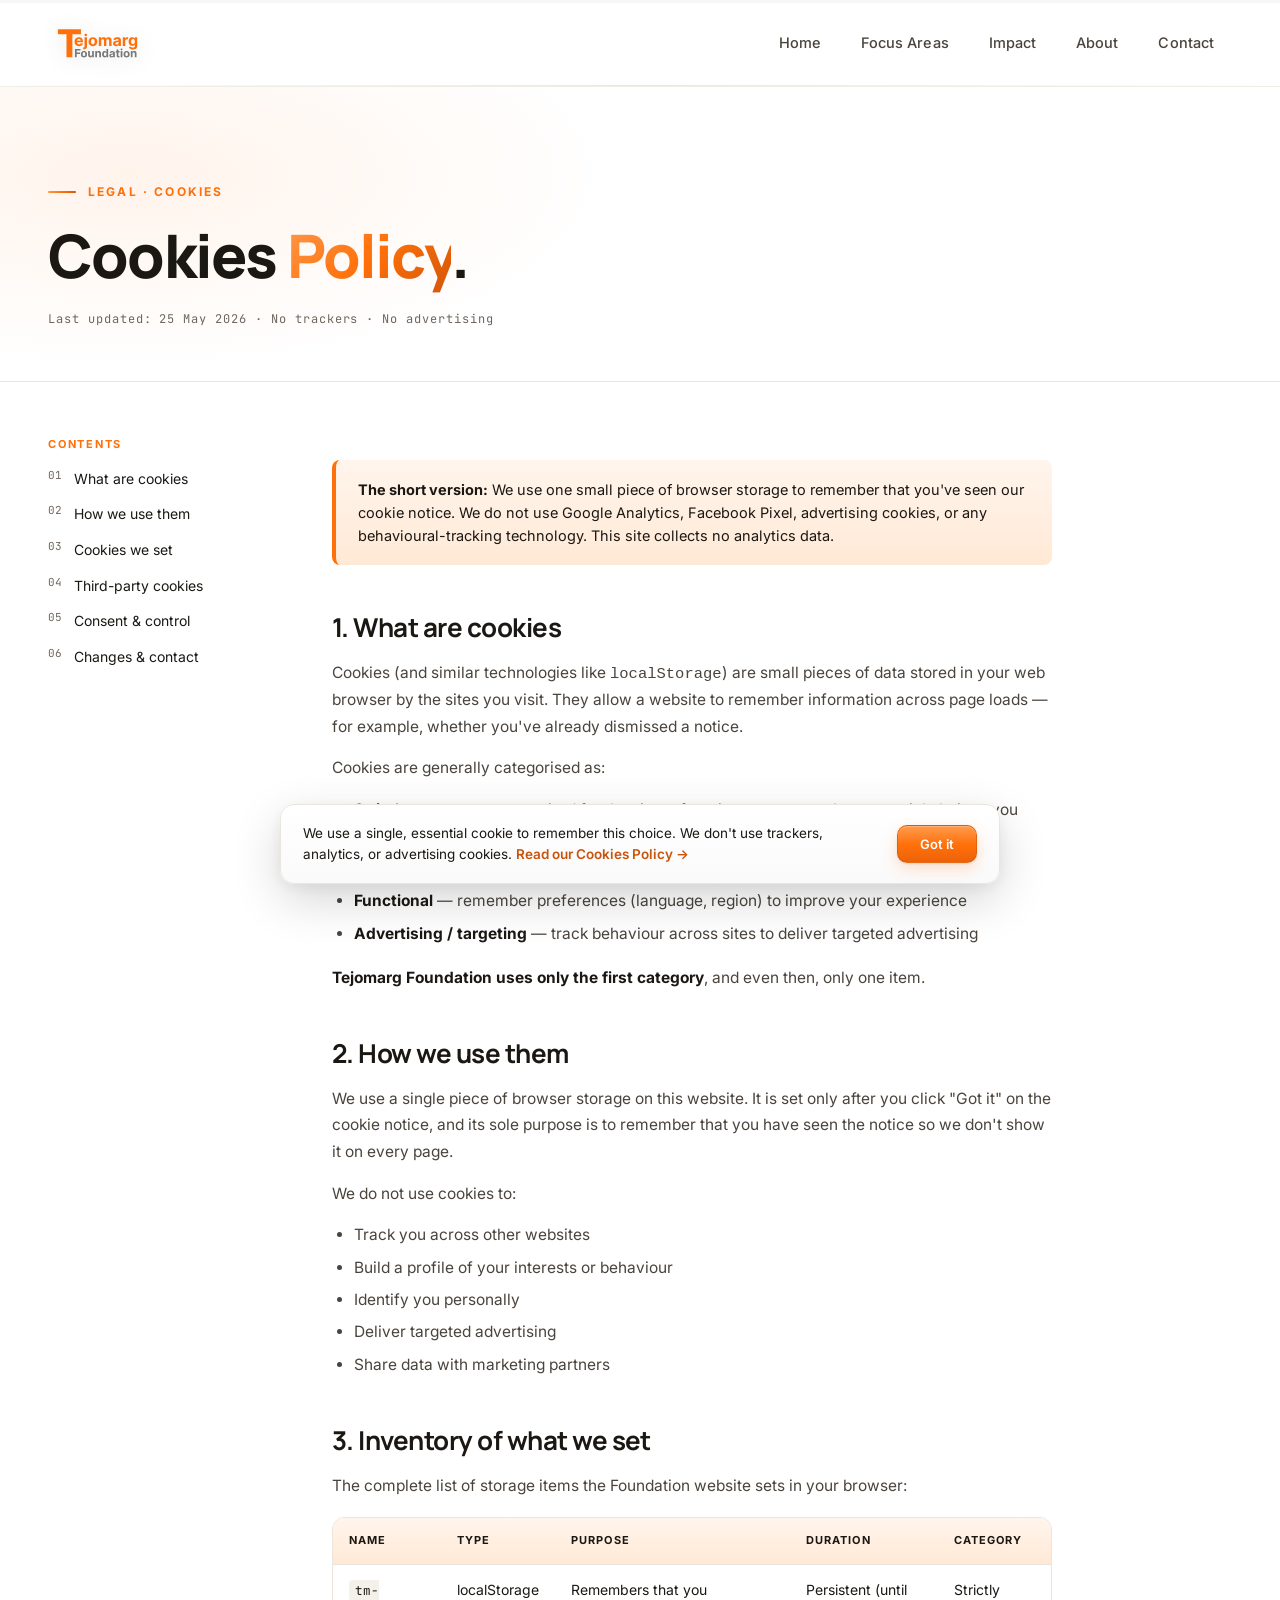
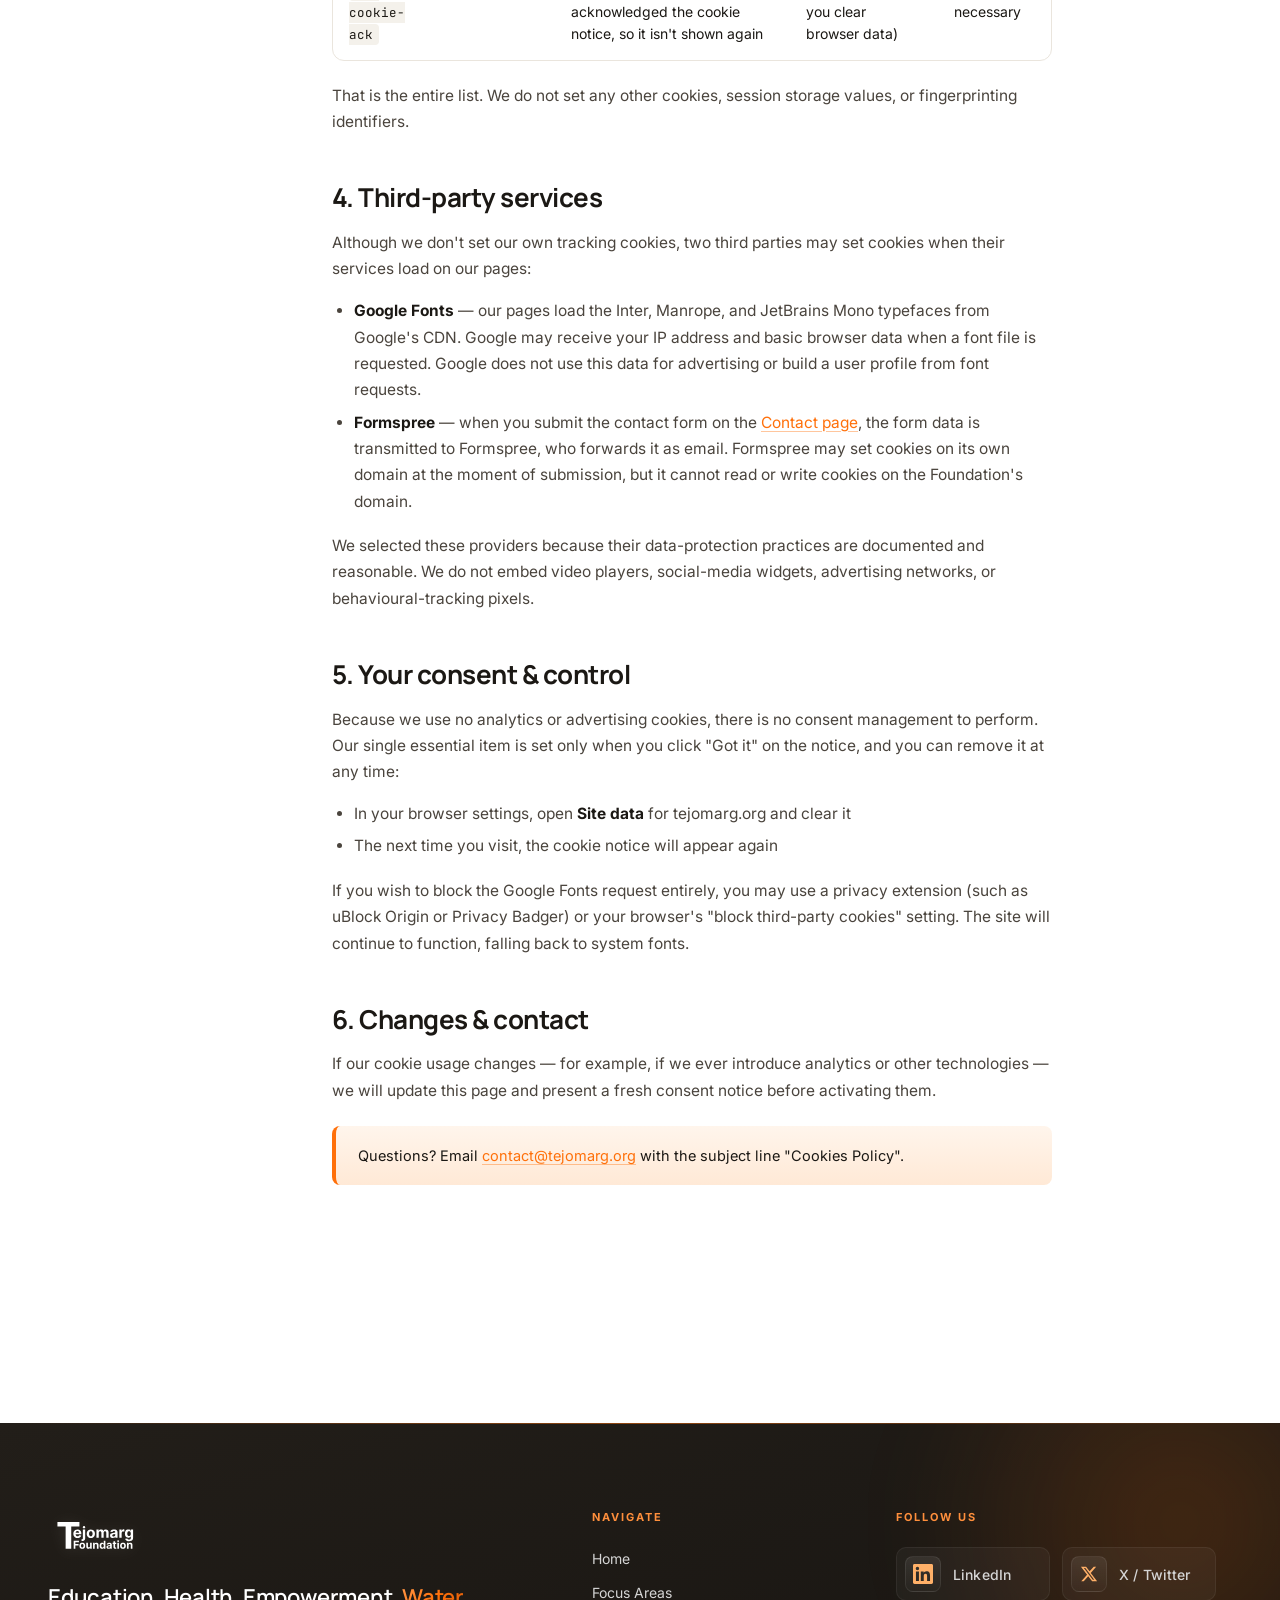
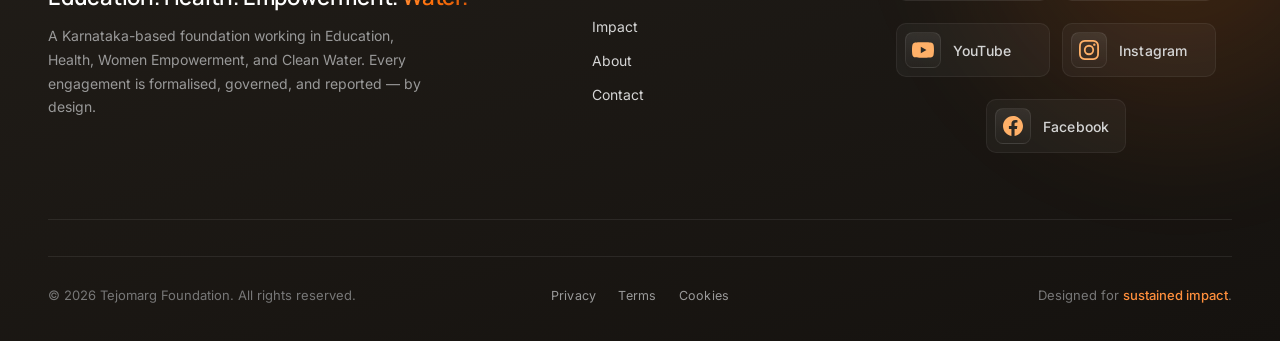
<file: cookies.html>
<!doctype html>
<html lang="en">
<head>
<meta charset="utf-8"/>
<meta name="viewport" content="width=device-width, initial-scale=1"/>
<title>Cookies Policy — Tejomarg Foundation</title>
<meta name="description" content="How Tejomarg Foundation uses cookies on this website — minimal, essential-only, no tracking."/>
<link rel="preconnect" href="https://fonts.googleapis.com"/>
<link rel="preconnect" href="https://fonts.gstatic.com" crossorigin/>
<link href="https://fonts.googleapis.com/css2?family=Inter:wght@400;500;600;700&family=Manrope:wght@500;600;700;800&family=JetBrains+Mono:wght@400;500&display=swap" rel="stylesheet"/>
<link rel="stylesheet" href="styles.css"/>
<link rel="icon" type="image/svg+xml" href="favicon.svg"/>
<style>
  .legal-hero {
    padding: 88px 0 40px;
    background:
      radial-gradient(700px 280px at 10% 30%, rgba(255,112,10,0.08), transparent 70%),
      var(--tm-paper);
  }
  .legal-hero h1 {
    font-size: clamp(36px, 5vw, 60px);
    font-weight: 800;
    letter-spacing: -0.03em;
    max-width: 820px;
  }
  .legal-hero h1 .accent {
    background: var(--gloss-orange);
    -webkit-background-clip: text;
    background-clip: text;
    -webkit-text-fill-color: transparent;
  }
  .legal-hero .updated {
    font-family: var(--font-mono);
    font-size: 12px;
    color: var(--tm-gray);
    letter-spacing: 0.08em;
    margin-top: 22px;
  }
  .legal-section {
    padding: 56px 0 96px;
    border-top: 1px solid var(--tm-gray-mist);
  }
  .legal-grid {
    display: grid;
    grid-template-columns: 220px 1fr;
    gap: 64px;
    max-width: 1080px;
  }
  .legal-toc {
    position: sticky;
    top: 100px;
    align-self: start;
  }
  .legal-toc h4 {
    font-size: 11px;
    letter-spacing: 0.16em;
    text-transform: uppercase;
    color: var(--tm-orange);
    margin-bottom: 16px;
    font-family: var(--font-body);
    font-weight: 700;
  }
  .legal-toc ol { list-style: none; counter-reset: t; padding: 0; margin: 0; }
  .legal-toc li {
    counter-increment: t;
    margin-bottom: 10px;
    position: relative;
    padding-left: 26px;
  }
  .legal-toc li::before {
    content: counter(t, decimal-leading-zero);
    position: absolute; left: 0; top: 1px;
    font-family: var(--font-mono);
    font-size: 11px;
    color: var(--tm-gray);
  }
  .legal-toc a {
    font-size: 14px;
    color: var(--tm-ink);
    line-height: 1.45;
    display: inline-block;
  }
  .legal-toc a:hover { color: var(--tm-orange); }

  .legal-body { max-width: 720px; }
  .legal-body h2 {
    font-family: var(--font-display);
    font-size: 26px;
    font-weight: 700;
    letter-spacing: -0.02em;
    margin: 48px 0 18px;
    scroll-margin-top: 100px;
    color: var(--tm-ink);
  }
  .legal-body h2:first-child { margin-top: 0; }
  .legal-body p, .legal-body li {
    font-size: 15.5px;
    line-height: 1.7;
    color: var(--tm-gray-deep);
  }
  .legal-body ul { padding-left: 22px; margin: 12px 0 18px; }
  .legal-body li { margin-bottom: 6px; }
  .legal-body a { color: var(--tm-orange); text-decoration: underline; text-decoration-color: rgba(255,112,10,0.4); text-underline-offset: 3px; }
  .legal-body strong { color: var(--tm-ink); }
  .legal-callout {
    background: linear-gradient(180deg, #FFF5EC 0%, #FFE9D6 100%);
    border-left: 4px solid var(--tm-orange);
    border-radius: 8px;
    padding: 18px 22px;
    margin: 22px 0;
    font-size: 14.5px;
    line-height: 1.6;
    color: var(--tm-ink);
  }

  /* Cookie inventory table */
  .cookie-table {
    width: 100%;
    border-collapse: separate;
    border-spacing: 0;
    border: 1.5px solid var(--tm-gray-mist);
    border-radius: 12px;
    overflow: hidden;
    margin: 18px 0 22px;
    font-size: 14px;
  }
  .cookie-table th,
  .cookie-table td {
    text-align: left;
    padding: 14px 16px;
    border-bottom: 1px solid var(--tm-gray-mist);
    vertical-align: top;
  }
  .cookie-table tbody tr:last-child td { border-bottom: 0; }
  .cookie-table th {
    background: linear-gradient(180deg, #FFF5EC, #FFE9D6);
    color: var(--tm-ink);
    font-family: var(--font-body);
    font-weight: 700;
    font-size: 11px;
    letter-spacing: 0.10em;
    text-transform: uppercase;
  }
  .cookie-table td code {
    font-family: var(--font-mono);
    font-size: 12.5px;
    background: var(--tm-gray-haze);
    padding: 2px 6px;
    border-radius: 4px;
    color: var(--tm-ink);
  }

  @media (max-width: 900px) {
    .legal-grid { grid-template-columns: 1fr; gap: 32px; }
    .legal-toc { position: static; }
    .cookie-table { font-size: 13px; }
    .cookie-table th, .cookie-table td { padding: 10px 12px; }
  }
</style>
</head>
<body>

<!-- ============ HEADER ============ -->
<header class="site-header">
  <div class="header-inner">
    <a class="brand" href="index.html" aria-label="Tejomarg Foundation">
      <img src="logo.svg" alt="Tejomarg Foundation"/>
    </a>
    <button class="nav-toggle" aria-label="Toggle menu" aria-expanded="false">
      <span></span><span></span><span></span>
    </button>
    <nav class="nav" aria-label="Primary">
      <a href="index.html">Home</a>
      <a href="initiatives.html">Focus Areas</a>
      <a href="impact.html">Impact</a>
      <a href="about.html">About</a>
      <a href="contact.html">Contact</a>
    </nav>
  </div>
</header>

<section class="legal-hero">
  <div class="container">
    <span class="eyebrow">Legal · Cookies</span>
    <h1>Cookies <span class="accent">Policy</span>.</h1>
    <p class="updated">Last updated: 25 May 2026 · No trackers · No advertising</p>
  </div>
</section>

<section class="legal-section">
  <div class="container">
    <div class="legal-grid">

      <aside class="legal-toc" aria-label="Contents">
        <h4>Contents</h4>
        <ol>
          <li><a href="#what">What are cookies</a></li>
          <li><a href="#how">How we use them</a></li>
          <li><a href="#inventory">Cookies we set</a></li>
          <li><a href="#third">Third-party cookies</a></li>
          <li><a href="#consent">Consent &amp; control</a></li>
          <li><a href="#changes">Changes &amp; contact</a></li>
        </ol>
      </aside>

      <article class="legal-body">

        <div class="legal-callout">
          <strong>The short version:</strong> We use one small piece of browser storage to remember that you've seen our cookie notice. We do not use Google Analytics, Facebook Pixel, advertising cookies, or any behavioural-tracking technology. This site collects no analytics data.
        </div>

        <h2 id="what">1. What are cookies</h2>
        <p>Cookies (and similar technologies like <code>localStorage</code>) are small pieces of data stored in your web browser by the sites you visit. They allow a website to remember information across page loads — for example, whether you've already dismissed a notice.</p>
        <p>Cookies are generally categorised as:</p>
        <ul>
          <li><strong>Strictly necessary</strong> — required for the site to function or to remember essential choices you have made</li>
          <li><strong>Performance / analytics</strong> — collect anonymous data about how visitors use the site</li>
          <li><strong>Functional</strong> — remember preferences (language, region) to improve your experience</li>
          <li><strong>Advertising / targeting</strong> — track behaviour across sites to deliver targeted advertising</li>
        </ul>
        <p><strong>Tejomarg Foundation uses only the first category</strong>, and even then, only one item.</p>

        <h2 id="how">2. How we use them</h2>
        <p>We use a single piece of browser storage on this website. It is set only after you click "Got it" on the cookie notice, and its sole purpose is to remember that you have seen the notice so we don't show it on every page.</p>
        <p>We do not use cookies to:</p>
        <ul>
          <li>Track you across other websites</li>
          <li>Build a profile of your interests or behaviour</li>
          <li>Identify you personally</li>
          <li>Deliver targeted advertising</li>
          <li>Share data with marketing partners</li>
        </ul>

        <h2 id="inventory">3. Inventory of what we set</h2>
        <p>The complete list of storage items the Foundation website sets in your browser:</p>
        <table class="cookie-table" role="table" aria-label="Inventory of cookies and storage">
          <thead>
            <tr>
              <th>Name</th>
              <th>Type</th>
              <th>Purpose</th>
              <th>Duration</th>
              <th>Category</th>
            </tr>
          </thead>
          <tbody>
            <tr>
              <td><code>tm-cookie-ack</code></td>
              <td>localStorage</td>
              <td>Remembers that you acknowledged the cookie notice, so it isn't shown again</td>
              <td>Persistent (until you clear browser data)</td>
              <td>Strictly necessary</td>
            </tr>
          </tbody>
        </table>
        <p>That is the entire list. We do not set any other cookies, session storage values, or fingerprinting identifiers.</p>

        <h2 id="third">4. Third-party services</h2>
        <p>Although we don't set our own tracking cookies, two third parties may set cookies when their services load on our pages:</p>
        <ul>
          <li><strong>Google Fonts</strong> — our pages load the Inter, Manrope, and JetBrains Mono typefaces from Google's CDN. Google may receive your IP address and basic browser data when a font file is requested. Google does not use this data for advertising or build a user profile from font requests.</li>
          <li><strong>Formspree</strong> — when you submit the contact form on the <a href="contact.html">Contact page</a>, the form data is transmitted to Formspree, who forwards it as email. Formspree may set cookies on its own domain at the moment of submission, but it cannot read or write cookies on the Foundation's domain.</li>
        </ul>
        <p>We selected these providers because their data-protection practices are documented and reasonable. We do not embed video players, social-media widgets, advertising networks, or behavioural-tracking pixels.</p>

        <h2 id="consent">5. Your consent &amp; control</h2>
        <p>Because we use no analytics or advertising cookies, there is no consent management to perform. Our single essential item is set only when you click "Got it" on the notice, and you can remove it at any time:</p>
        <ul>
          <li>In your browser settings, open <strong>Site data</strong> for tejomarg.org and clear it</li>
          <li>The next time you visit, the cookie notice will appear again</li>
        </ul>
        <p>If you wish to block the Google Fonts request entirely, you may use a privacy extension (such as uBlock Origin or Privacy Badger) or your browser's "block third-party cookies" setting. The site will continue to function, falling back to system fonts.</p>

        <h2 id="changes">6. Changes &amp; contact</h2>
        <p>If our cookie usage changes — for example, if we ever introduce analytics or other technologies — we will update this page and present a fresh consent notice before activating them.</p>
        <div class="legal-callout">
          Questions? Email <a href="mailto:contact@tejomarg.org">contact@tejomarg.org</a> with the subject line "Cookies Policy".
        </div>

      </article>
    </div>
  </div>
</section>

<!-- ============ FOOTER ============ -->
<footer class="site-footer">
  <div class="container">
    <div class="footer-grid">
      <div class="footer-brand-block">
        <img src="logo.svg" alt="Tejomarg Foundation"/>
        <p class="tag">Education. Health. Empowerment. <em>Water.</em></p>
        <p style="max-width: 380px;">A Karnataka-based foundation working in Education, Health, Women Empowerment, and Clean Water. Every engagement is formalised, governed, and reported — by design.</p>
      </div>
      <div>
        <h4>Navigate</h4>
        <ul>
          <li><a href="index.html">Home</a></li>
          <li><a href="initiatives.html">Focus Areas</a></li>
          <li><a href="impact.html">Impact</a></li>
          <li><a href="about.html">About</a></li>
          <li><a href="contact.html">Contact</a></li>
        </ul>
      </div>
      <div class="footer-social">
        <h4>Follow Us</h4>
        <ul class="social-list">
          <li>
            <a href="https://www.linkedin.com/in/tejomarg-foundation-815b42413" aria-label="LinkedIn" target="_blank" rel="noopener noreferrer">
              <span class="social-icon"><svg viewBox="0 0 24 24" width="20" height="20" fill="currentColor" aria-hidden="true"><path d="M20.45 20.45h-3.55v-5.57c0-1.33-.02-3.04-1.85-3.04-1.86 0-2.14 1.45-2.14 2.94v5.67H9.36V9h3.41v1.56h.05c.47-.9 1.63-1.85 3.36-1.85 3.59 0 4.25 2.36 4.25 5.43v6.31zM5.34 7.43a2.06 2.06 0 1 1 0-4.12 2.06 2.06 0 0 1 0 4.12zM7.12 20.45H3.56V9h3.56v11.45zM22.22 0H1.77C.79 0 0 .77 0 1.72v20.56C0 23.23.79 24 1.77 24h20.45c.98 0 1.78-.77 1.78-1.72V1.72C24 .77 23.2 0 22.22 0z"/></svg></span>
              <span class="social-label">LinkedIn</span>
            </a>
          </li>
          <li>
            <a href="https://x.com/tejomarg_found" aria-label="X (formerly Twitter)" target="_blank" rel="noopener noreferrer">
              <span class="social-icon"><svg viewBox="0 0 24 24" width="18" height="18" fill="currentColor" aria-hidden="true"><path d="M18.244 2.25h3.308l-7.227 8.26 8.502 11.24H16.17l-5.214-6.817L4.99 21.75H1.68l7.73-8.835L1.254 2.25H8.08l4.713 6.231zm-1.161 17.52h1.833L7.084 4.126H5.117z"/></svg></span>
              <span class="social-label">X / Twitter</span>
            </a>
          </li>
          <li>
            <a href="https://www.youtube.com/@TejomargFoundation" aria-label="YouTube" target="_blank" rel="noopener noreferrer">
              <span class="social-icon"><svg viewBox="0 0 24 24" width="22" height="22" fill="currentColor" aria-hidden="true"><path d="M23.5 6.2a3 3 0 0 0-2.1-2.1C19.5 3.6 12 3.6 12 3.6s-7.5 0-9.4.5A3 3 0 0 0 .5 6.2C0 8.1 0 12 0 12s0 3.9.5 5.8a3 3 0 0 0 2.1 2.1c1.9.5 9.4.5 9.4.5s7.5 0 9.4-.5a3 3 0 0 0 2.1-2.1c.5-1.9.5-5.8.5-5.8s0-3.9-.5-5.8zM9.6 15.6V8.4l6.2 3.6-6.2 3.6z"/></svg></span>
              <span class="social-label">YouTube</span>
            </a>
          </li>
          <li>
            <a href="https://www.instagram.com/tejomargfoundation/" aria-label="Instagram" target="_blank" rel="noopener noreferrer">
              <span class="social-icon"><svg viewBox="0 0 24 24" width="20" height="20" fill="currentColor" aria-hidden="true"><path d="M12 2.16c3.2 0 3.58.01 4.85.07 1.17.05 1.8.25 2.23.41.56.22.96.48 1.38.9.42.42.68.82.9 1.38.16.42.36 1.06.41 2.23.06 1.27.07 1.65.07 4.85s-.01 3.58-.07 4.85c-.05 1.17-.25 1.8-.41 2.23-.22.56-.48.96-.9 1.38-.42.42-.82.68-1.38.9-.42.16-1.06.36-2.23.41-1.27.06-1.65.07-4.85.07s-3.58-.01-4.85-.07c-1.17-.05-1.8-.25-2.23-.41a3.7 3.7 0 0 1-1.38-.9 3.7 3.7 0 0 1-.9-1.38c-.16-.42-.36-1.06-.41-2.23-.06-1.27-.07-1.65-.07-4.85s.01-3.58.07-4.85c.05-1.17.25-1.8.41-2.23.22-.56.48-.96.9-1.38.42-.42.82-.68 1.38-.9.42-.16 1.06-.36 2.23-.41C8.42 2.17 8.8 2.16 12 2.16M12 0C8.74 0 8.33.01 7.05.07 5.78.13 4.9.33 4.14.63a5.86 5.86 0 0 0-2.13 1.38A5.86 5.86 0 0 0 .63 4.14C.33 4.9.13 5.78.07 7.05.01 8.33 0 8.74 0 12s.01 3.67.07 4.95c.06 1.27.26 2.15.56 2.91.31.78.73 1.45 1.38 2.13a5.86 5.86 0 0 0 2.13 1.38c.76.3 1.64.5 2.91.56C8.33 23.99 8.74 24 12 24s3.67-.01 4.95-.07c1.27-.06 2.15-.26 2.91-.56.78-.31 1.45-.73 2.13-1.38a5.86 5.86 0 0 0 1.38-2.13c.3-.76.5-1.64.56-2.91.06-1.28.07-1.69.07-4.95s-.01-3.67-.07-4.95c-.06-1.27-.26-2.15-.56-2.91a5.86 5.86 0 0 0-1.38-2.13A5.86 5.86 0 0 0 19.86.63c-.76-.3-1.64-.5-2.91-.56C15.67.01 15.26 0 12 0zm0 5.84a6.16 6.16 0 1 0 0 12.32 6.16 6.16 0 0 0 0-12.32zM12 16a4 4 0 1 1 0-8 4 4 0 0 1 0 8zm6.4-11.85a1.44 1.44 0 1 0 0 2.88 1.44 1.44 0 0 0 0-2.88z"/></svg></span>
              <span class="social-label">Instagram</span>
            </a>
          </li>
          <li>
            <a href="https://www.facebook.com/profile.php?id=61590762263120" aria-label="Facebook" target="_blank" rel="noopener noreferrer">
              <span class="social-icon"><svg viewBox="0 0 24 24" width="20" height="20" fill="currentColor" aria-hidden="true"><path d="M24 12.07C24 5.4 18.63 0 12 0S0 5.4 0 12.07C0 18.1 4.39 23.1 10.13 24v-8.44H7.08v-3.49h3.05V9.41c0-3.02 1.79-4.69 4.53-4.69 1.31 0 2.69.23 2.69.23v2.97H15.83c-1.5 0-1.96.93-1.96 1.89v2.26h3.34l-.53 3.5h-2.8V24C19.61 23.1 24 18.1 24 12.07z"/></svg></span>
              <span class="social-label">Facebook</span>
            </a>
          </li>
        </ul>
      </div>
    </div>

    <div class="footer-bottom">
      <div>© 2026 Tejomarg Foundation. All rights reserved.</div>
      <div class="footer-legal-links">
        <a href="privacy.html">Privacy</a>
        <a href="terms.html">Terms</a>
        <a href="cookies.html">Cookies</a>
      </div>
      <div>Designed for <strong>sustained impact</strong>.</div>
    </div>
  </div>
</footer>

<div id="cookie-banner" role="dialog" aria-label="Cookie notice" hidden>
  <div class="cb-body">
    <p>We use a single, essential cookie to remember this choice. We don't use trackers, analytics, or advertising cookies. <a href="cookies.html">Read our Cookies Policy →</a></p>
    <div class="cb-actions">
      <button type="button" class="btn btn-primary cb-accept">Got it</button>
    </div>
  </div>
</div>

<script src="motions.js"></script>
<script src="scripts.js"></script>
<script>
  (function () {
    try { if (localStorage.getItem('tm-cookie-ack')) return; } catch (_) {}
    const banner = document.getElementById('cookie-banner');
    if (!banner) return;
    banner.hidden = false;
    requestAnimationFrame(() => banner.classList.add('is-shown'));
    banner.querySelector('.cb-accept').addEventListener('click', () => {
      try { localStorage.setItem('tm-cookie-ack', '1'); } catch (_) {}
      banner.classList.remove('is-shown');
      setTimeout(() => banner.hidden = true, 350);
    });
  })();
</script>
</body>
</html>
</file>
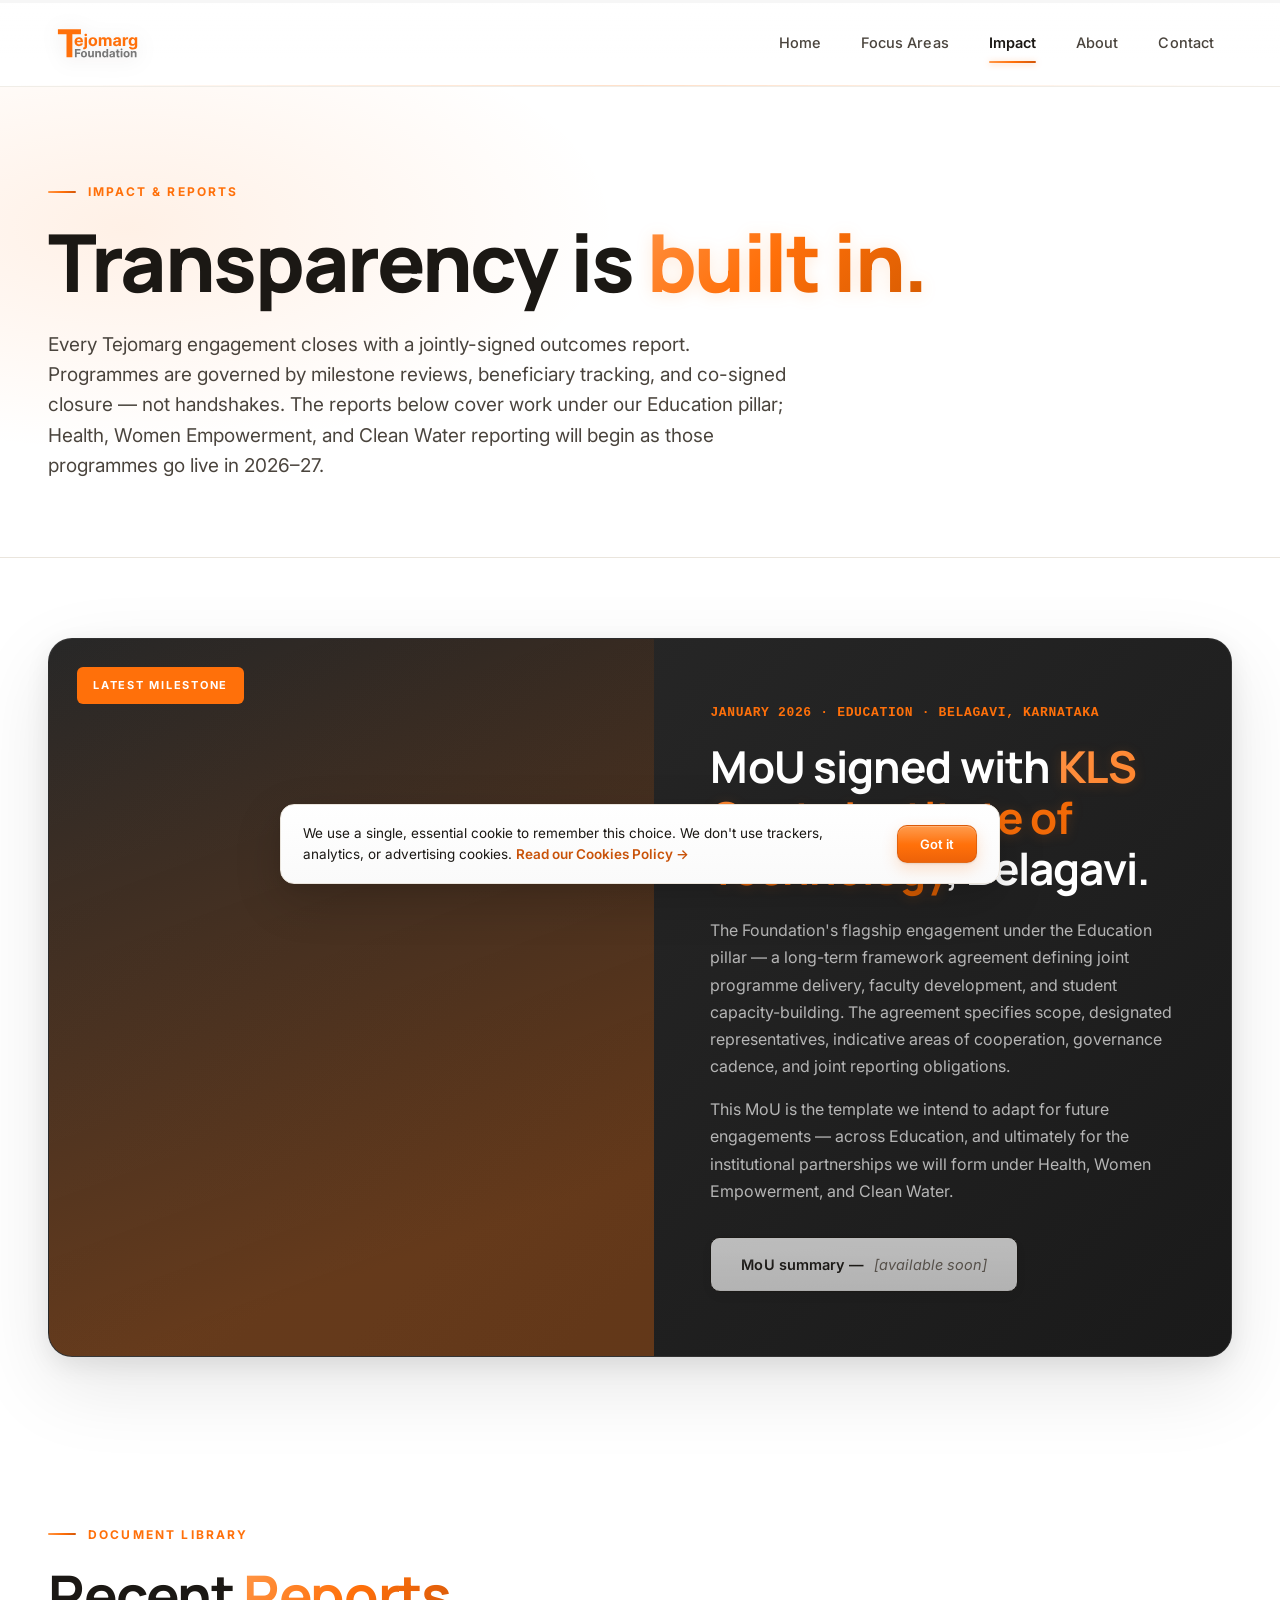
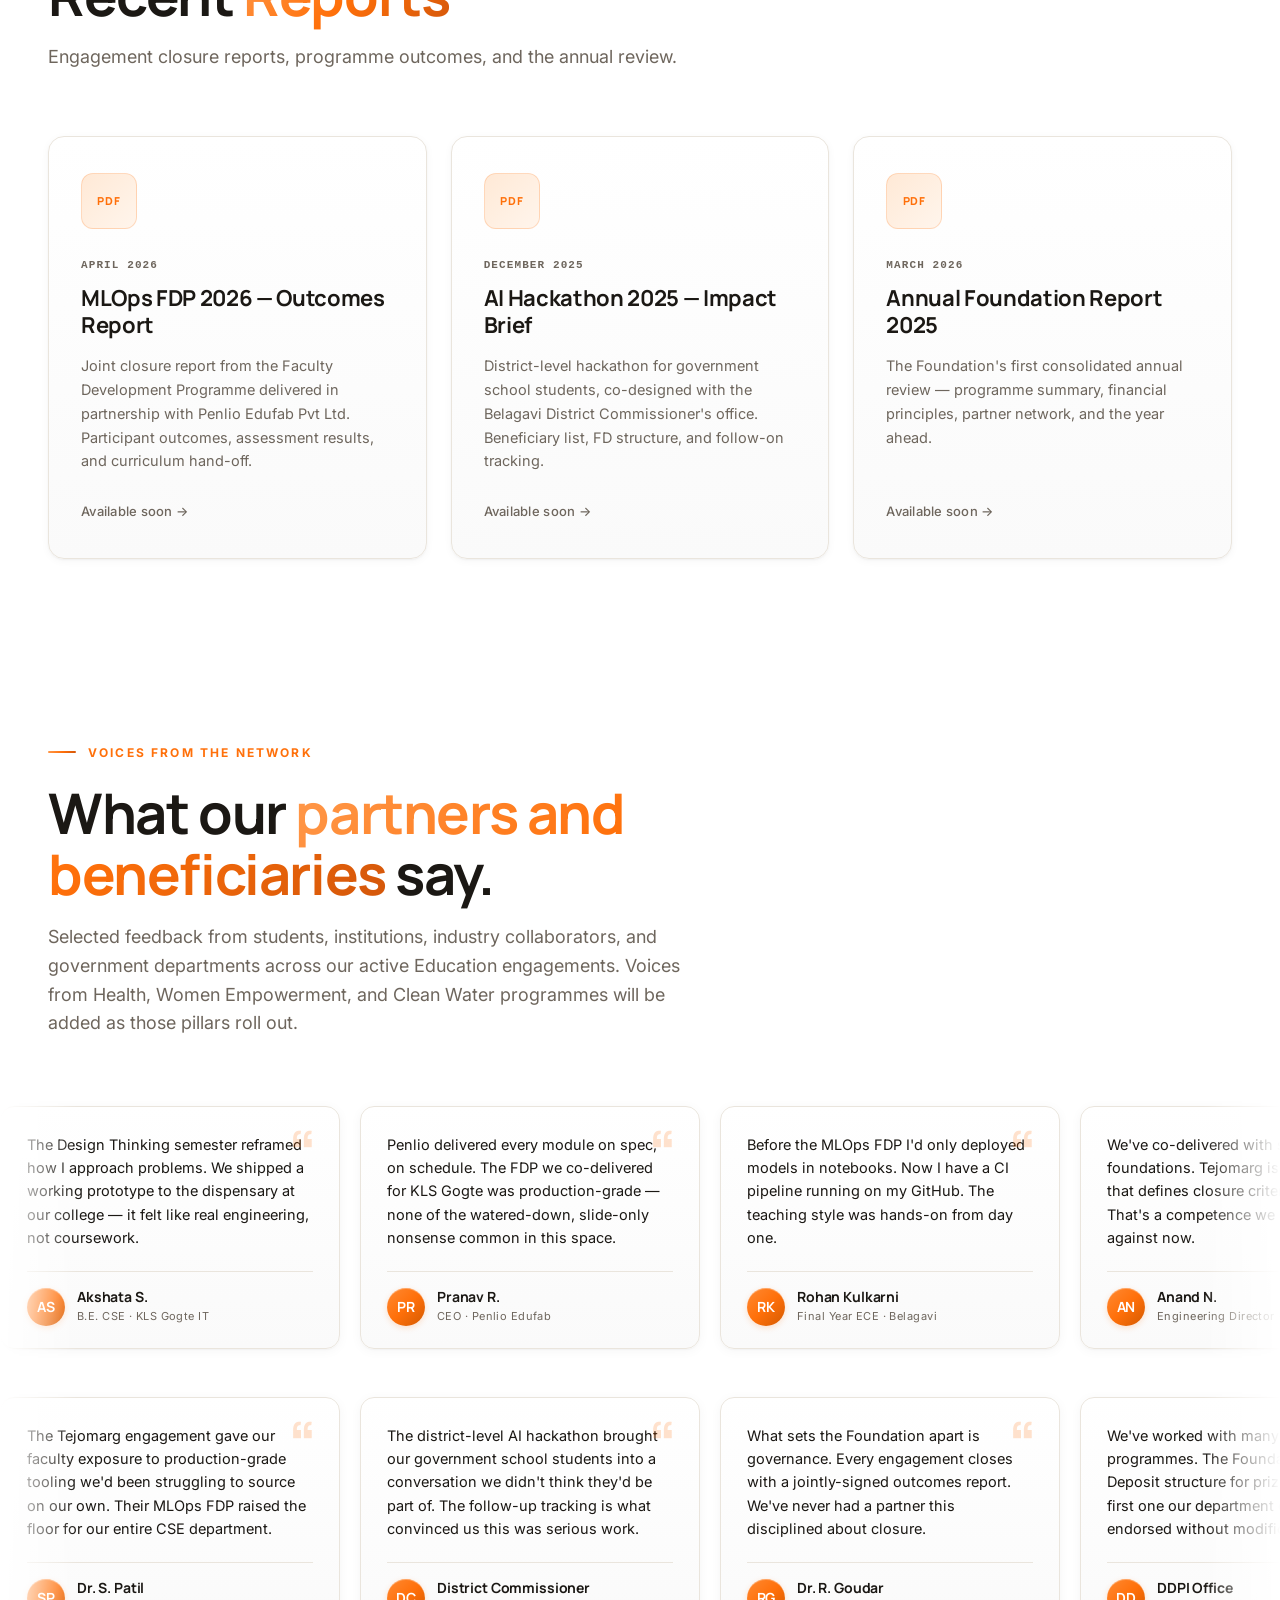
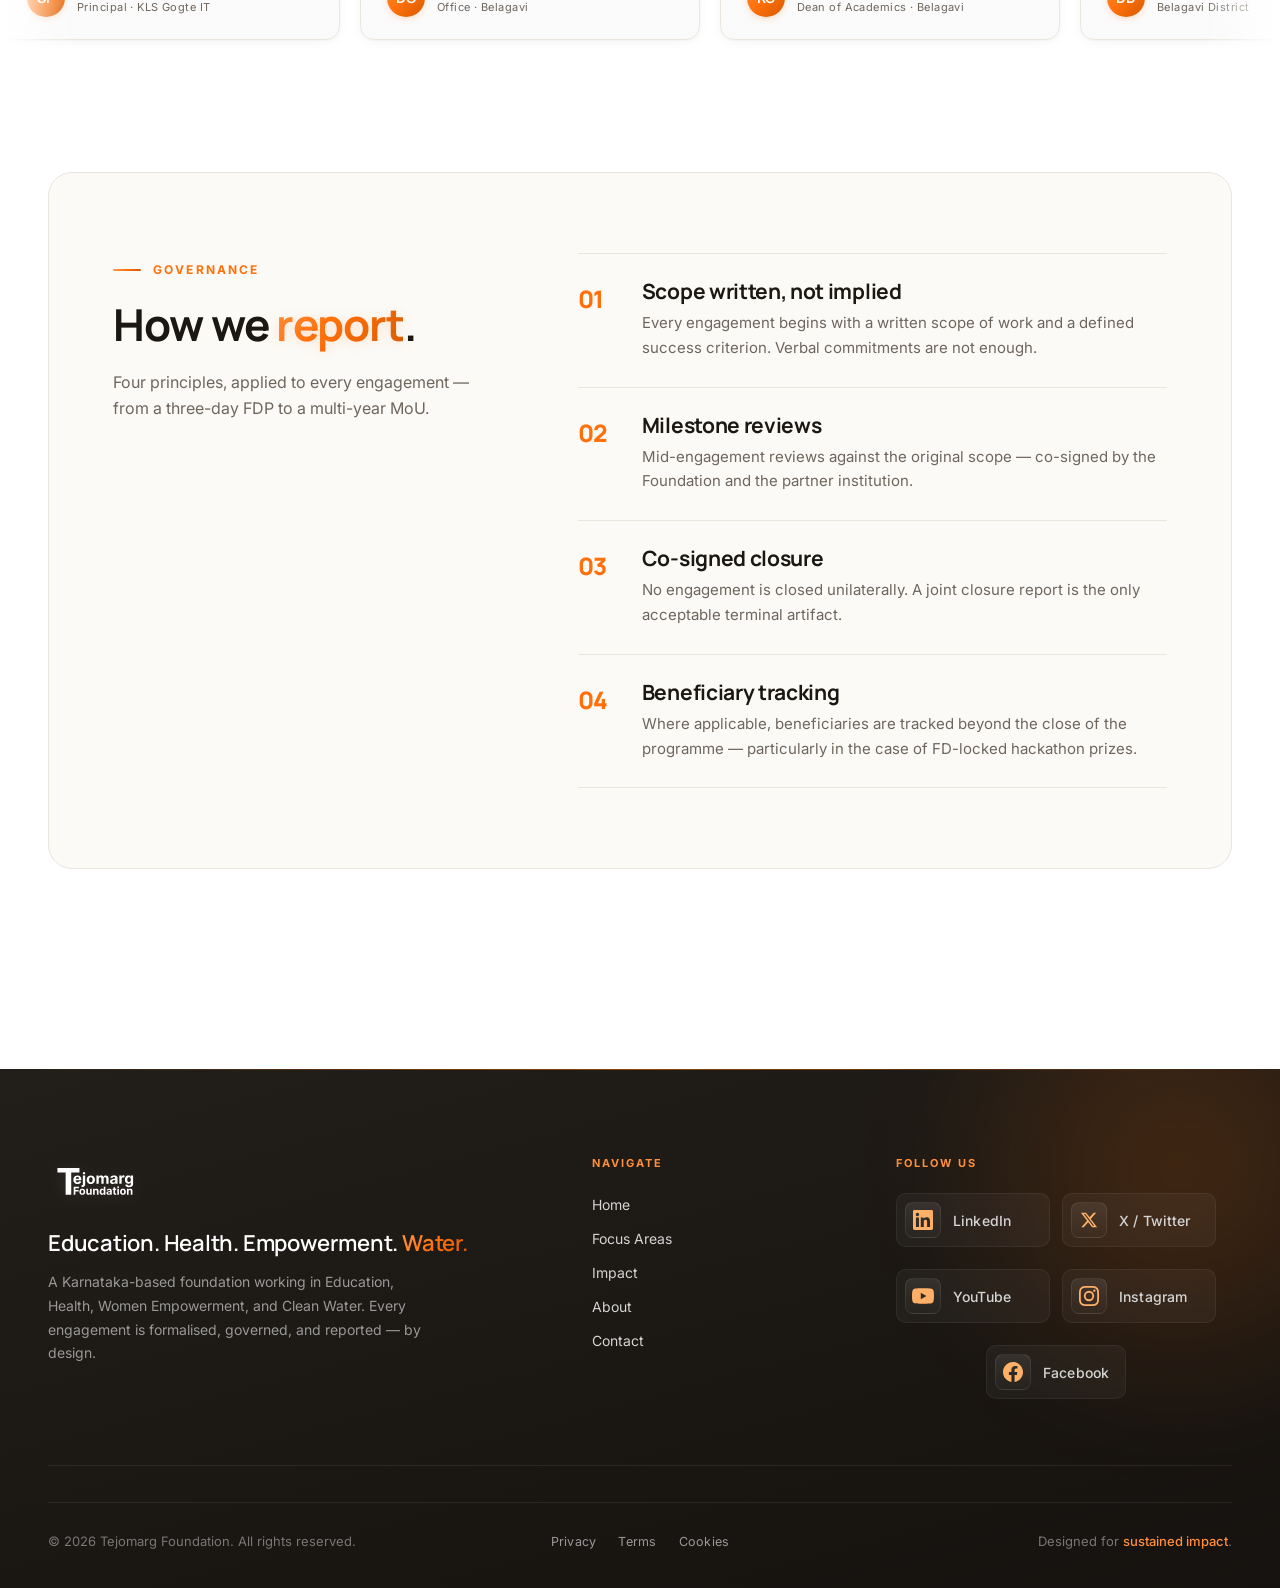
<file: impact.html>
<!doctype html>
<html lang="en">
<head>
<meta charset="utf-8"/>
<meta name="viewport" content="width=device-width, initial-scale=1"/>
<title>Impact — Tejomarg Foundation</title>
<meta name="description" content="Every Tejomarg Foundation engagement closes with a jointly-signed outcomes report. Transparency is built into governance."/>
<link rel="preconnect" href="https://fonts.googleapis.com"/>
<link rel="preconnect" href="https://fonts.gstatic.com" crossorigin/>
<link href="https://fonts.googleapis.com/css2?family=Inter:wght@400;500;600;700&family=Manrope:wght@500;600;700;800&display=swap" rel="stylesheet"/>
<link rel="stylesheet" href="styles.css"/>
<link rel="icon" type="image/svg+xml" href="favicon.svg"/>
<style>
  .impact-hero {
    background:
      radial-gradient(700px 320px at 10% 30%, rgba(255,112,10,0.10), transparent 70%),
      var(--tm-paper);
    padding: 88px 0 56px;
    border-bottom: 1px solid var(--tm-gray-mist);
  }

  /* Feature card */
  .feature-card {
    background: linear-gradient(135deg, #2B2B2B 0%, #1A1A1A 100%);
    box-shadow: 0 8px 24px rgba(0,0,0,0.08), 0 28px 80px rgba(0,0,0,0.10);
    border: 1px solid rgba(255,255,255,0.06);
    color: var(--tm-paper);
    border-radius: 24px;
    overflow: hidden;
    display: grid;
    grid-template-columns: 1.05fr 1fr;
    margin: 80px 0;
    position: relative;
  }
  .feature-card .img {
    min-height: 500px;
    background:
      linear-gradient(160deg, rgba(26,26,26,0.20), rgba(255,112,10,0.30) 80%),
      url("https://images.unsplash.com/photo-1577896851231-70ef18881754?w=1400&q=80") center/cover;
    position: relative;
  }
  .feature-card .img::after {
    content: "Latest Milestone";
    position: absolute;
    top: 28px; left: 28px;
    background: var(--tm-orange);
    color: var(--tm-paper);
    padding: 10px 16px;
    font-size: 11px;
    font-weight: 700;
    letter-spacing: 0.16em;
    text-transform: uppercase;
    border-radius: 6px;
  }
  .feature-card .body {
    padding: 64px 56px;
    display: flex;
    flex-direction: column;
    justify-content: center;
  }
  .feature-card .date {
    font-family: var(--font-mono);
    font-size: 13px;
    color: var(--tm-orange);
    letter-spacing: 0.05em;
    margin-bottom: 18px;
    font-weight: 600;
  }
  .feature-card h2 {
    font-size: clamp(30px, 3.8vw, 44px);
    font-weight: 700;
    line-height: 1.15;
    margin-bottom: 24px;
    color: var(--tm-paper);
    letter-spacing: -0.02em;
  }
  .feature-card h2 .accent { 
    background: linear-gradient(135deg,#FF9244 0%,#FF700A 45%,#D45A00 100%);
    -webkit-background-clip: text;
    background-clip: text;
    -webkit-text-fill-color: transparent;
    filter: drop-shadow(0 2px 6px rgba(255,112,10,0.18));
  }
  .feature-card p {
    color: #B5B5B5;
    margin-bottom: 16px;
    font-size: 16px;
    line-height: 1.7;
  }
  .feature-card .actions { margin-top: 16px; }

  /* Reports grid */
  .reports-section {
    padding: 80px 0;
  }
  .reports-grid {
    display: grid;
    grid-template-columns: repeat(3, 1fr);
    gap: 24px;
  }
  .report-card {
    background: linear-gradient(180deg, #FFFFFF 0%, #FAFAFA 100%);
    box-shadow: 0 1px 2px rgba(0,0,0,0.04), 0 2px 8px rgba(0,0,0,0.04);
    border: 1.5px solid var(--tm-gray-mist);
    border-radius: 16px;
    padding: 36px 32px;
    display: flex;
    flex-direction: column;
    transition: all .3s var(--tx);
    position: relative;
    overflow: hidden;
  }
  .report-card::before {
    content: "";
    position: absolute;
    top: 0; left: 0;
    width: 100%; height: 3px;
    background: var(--tm-orange);
    transform: scaleX(0);
    transform-origin: left;
    transition: transform .35s var(--tx);
  }
  .report-card:hover {
    transform: translateY(-4px);
    box-shadow: var(--shadow-lg);
    border-color: var(--tm-ink);
  }
  .report-card:hover::before { transform: scaleX(1); }

  .pdf-badge {
    width: 56px; height: 56px;
    background: linear-gradient(135deg, #FFE9D6 0%, #FFF5EC 100%);
    border: 1px solid rgba(255,112,10,0.2);
    border-radius: 12px;
    display: flex;
    align-items: center;
    justify-content: center;
    margin-bottom: 28px;
    color: var(--tm-orange);
    font-family: var(--font-display);
    font-size: 11px;
    font-weight: 800;
    letter-spacing: 0.08em;
    transition: all .3s;
  }
  .report-card:hover .pdf-badge {
    background: linear-gradient(135deg, #FF9244 0%, #FF700A 45%, #D45A00 100%);
    box-shadow: 0 4px 14px rgba(255,112,10,0.32), inset 0 1px 0 rgba(255,255,255,0.30);
    border-color: transparent;
    color: var(--tm-paper);
  }
  .report-card .date {
    font-family: var(--font-mono);
    font-size: 11px;
    color: var(--tm-gray);
    letter-spacing: 0.1em;
    margin-bottom: 10px;
    text-transform: uppercase;
    font-weight: 600;
  }
  .report-card h3 {
    font-size: 22px;
    margin-bottom: 14px;
    line-height: 1.25;
    font-weight: 700;
    letter-spacing: -0.015em;
  }
  .report-card p {
    font-size: 14.5px;
    color: var(--tm-gray);
    flex: 1;
    margin-bottom: 28px;
    line-height: 1.65;
  }
  .download-link {
    font-size: 13px;
    font-weight: 600;
    letter-spacing: 0.02em;
    color: var(--tm-ink);
    display: inline-flex;
    align-items: center;
    gap: 8px;
  }
  .download-link::after {
    content: "↓";
    color: var(--tm-orange);
    font-size: 16px;
    transition: transform .25s;
  }
  .download-link.is-pending {
    color: var(--tm-gray);
    font-weight: 500;
    cursor: default;
  }
  .download-link.is-pending::after { content: none; }
  .report-card:hover .download-link::after { transform: translateY(3px); }

  /* Governance */
  .governance-section {
    padding: 80px 0;
  }
  .governance {
    background: var(--tm-off-white);
    border-radius: 24px;
    padding: 80px 64px;
    display: grid;
    grid-template-columns: 1fr 1.5fr;
    gap: 72px;
    align-items: start;
    border: 1px solid var(--tm-gray-mist);
  }
  .governance h2 {
    font-size: clamp(30px, 3.6vw, 44px);
    font-weight: 700;
    line-height: 1.1;
    letter-spacing: -0.025em;
  }
  .governance h2 .accent { 
    background: linear-gradient(135deg,#FF9244 0%,#FF700A 45%,#D45A00 100%);
    -webkit-background-clip: text;
    background-clip: text;
    -webkit-text-fill-color: transparent;
    filter: drop-shadow(0 2px 6px rgba(255,112,10,0.18));
  }
  .governance .principles { counter-reset: gov; }
  .governance .principle {
    padding: 26px 0;
    border-top: 1px solid var(--tm-gray-mist);
    counter-increment: gov;
    position: relative;
    padding-left: 64px;
  }
  .governance .principle:last-child {
    border-bottom: 1px solid var(--tm-gray-mist);
  }
  .governance .principle::before {
    content: counter(gov, decimal-leading-zero);
    position: absolute;
    left: 0; top: 26px;
    font-family: var(--font-display);
    font-size: 24px;
    color: var(--tm-orange);
    font-weight: 800;
    letter-spacing: -0.02em;
  }
  .governance .principle h4 {
    font-family: var(--font-display);
    font-size: 21px;
    font-weight: 700;
    margin-bottom: 8px;
    letter-spacing: -0.015em;
  }
  .governance .principle p {
    color: var(--tm-gray);
    font-size: 15px;
    margin: 0;
    line-height: 1.65;
  }

  @media (max-width: 920px) {
    .feature-card { grid-template-columns: 1fr; }
    .feature-card .img { min-height: 280px; }
    .feature-card .body { padding: 40px 28px; }
    .reports-grid { grid-template-columns: 1fr; }
    .governance { grid-template-columns: 1fr; padding: 48px 28px; gap: 32px; }
  }

  /* ============================================================
     TESTIMONIALS — two horizontal marquees, alternating directions
     ============================================================ */
  .voices-section {
    padding: 96px 0 40px;
    position: relative;
    overflow: hidden;
  }
  .voices-section .section-title { margin-bottom: 18px; }
  .voices-section .section-sub   { margin-bottom: 56px; }

  .voice-group {
    margin-bottom: 24px;
  }
  .voice-group:last-child { margin-bottom: 0; }

  /* Marquee — full bleed track */
  .voice-marquee {
    position: relative;
    overflow: hidden;
    /* Fade edges so cards don't pop in/out abruptly */
    -webkit-mask-image: linear-gradient(90deg, transparent 0%, #000 6%, #000 94%, transparent 100%);
            mask-image: linear-gradient(90deg, transparent 0%, #000 6%, #000 94%, transparent 100%);
  }
  .voice-track {
    display: flex;
    gap: 20px;
    width: max-content;
    padding: 12px 0;
    /* The track is doubled in markup; one full loop = 50% of the track */
    animation: voice-scroll 140s linear infinite;
    will-change: transform;
  }
  .voice-track.dir-rtl { animation-name: voice-scroll-rtl; }
  .voice-track.dir-ltr { animation-name: voice-scroll-ltr; }

  @keyframes voice-scroll-rtl {
    0%   { transform: translateX(0); }
    100% { transform: translateX(-50%); }
  }
  @keyframes voice-scroll-ltr {
    0%   { transform: translateX(-50%); }
    100% { transform: translateX(0); }
  }

  /* Pause on hover so readers can study a card */
  .voice-marquee:hover .voice-track {
    animation-play-state: paused;
  }

  /* Individual testimonial pallet */
  .voice-card {
    flex: 0 0 auto;
    width: 340px;
    background: linear-gradient(180deg, #FFFFFF 0%, #FAFAFA 100%);
    border: 1.5px solid var(--tm-gray-mist);
    border-radius: 14px;
    padding: 26px 26px 22px;
    box-shadow:
      0 1px 2px rgba(0,0,0,0.04),
      0 2px 12px rgba(0,0,0,0.04),
      inset 0 1px 0 rgba(255,255,255,1);
    position: relative;
    transition: border-color .25s var(--tx), box-shadow .25s var(--tx), transform .25s var(--tx);
  }
  .voice-card:hover {
    border-color: rgba(255,112,10,0.40);
    box-shadow:
      0 4px 16px rgba(255,112,10,0.10),
      0 12px 32px rgba(0,0,0,0.06),
      inset 0 1px 0 rgba(255,255,255,1);
  }
  .voice-card::before {
    content: "“";
    position: absolute;
    top: 14px;
    right: 22px;
    font-family: var(--font-display);
    font-size: 64px;
    line-height: 1;
    color: var(--tm-orange);
    opacity: 0.20;
    font-weight: 700;
  }
  .voice-card .quote {
    font-size: 14.5px;
    line-height: 1.6;
    color: var(--tm-ink);
    margin: 0 0 22px;
    /* Clip to ~5 lines so all cards line up cleanly */
    display: -webkit-box;
    -webkit-line-clamp: 5;
    -webkit-box-orient: vertical;
    overflow: hidden;
  }
  .voice-card .who {
    display: flex;
    align-items: center;
    gap: 12px;
    padding-top: 16px;
    border-top: 1px solid var(--tm-gray-mist);
  }
  .voice-card .avatar {
    width: 38px; height: 38px;
    border-radius: 50%;
    background: linear-gradient(135deg, #FF8A33 0%, #FF700A 50%, #D45A00 100%);
    color: #FFFFFF;
    display: inline-flex;
    align-items: center;
    justify-content: center;
    font-family: var(--font-display);
    font-weight: 700;
    font-size: 14px;
    letter-spacing: -0.01em;
    flex-shrink: 0;
    box-shadow: 0 2px 6px rgba(255,112,10,0.20), inset 0 1px 0 rgba(255,255,255,0.30);
  }
  .voice-card .meta {
    min-width: 0;
  }
  .voice-card .name {
    font-family: var(--font-display);
    font-size: 14px;
    font-weight: 700;
    color: var(--tm-ink);
    letter-spacing: -0.01em;
    line-height: 1.2;
    margin-bottom: 2px;
  }
  .voice-card .role {
    font-size: 11px;
    color: var(--tm-gray);
    letter-spacing: 0.04em;
  }

  /* Honor reduced motion */
  @media (prefers-reduced-motion: reduce) {
    .voice-track { animation: none; }
  }

  @media (max-width: 720px) {
    .voice-card { width: 280px; padding: 22px; }
    .voice-group { margin-bottom: 16px; }
    .voices-section { padding: 64px 0 32px; }
  }
</style>
</head>
<body>

<!-- ============ HEADER (single row · logo left · nav right) ============ -->
<header class="site-header">
  <div class="header-inner">
    <a class="brand" href="index.html" aria-label="Tejomarg Foundation">
      <img src="logo.svg" alt="Tejomarg Foundation"/>
    </a>
    <button class="nav-toggle" aria-label="Toggle menu" aria-expanded="false">
      <span></span><span></span><span></span>
    </button>
    <nav class="nav" aria-label="Primary">
      <a href="index.html">Home</a>
      <a href="initiatives.html">Focus Areas</a>
      <a href="impact.html" class="active">Impact</a>
      <a href="about.html">About</a>
      <a href="contact.html">Contact</a>
    </nav>
  </div>
</header>

<!-- ============ PAGE HERO ============ -->
<section class="impact-hero">
  <div class="container">
    <span class="eyebrow reveal">Impact &amp; Reports</span>
    <h1 class="reveal" style="font-size: clamp(44px, 6.5vw, 80px); font-weight: 800; max-width: 1000px; letter-spacing: -0.03em; line-height: 1.0;">Transparency is <span style="background: linear-gradient(135deg,#FF9244 0%,#FF700A 45%,#D45A00 100%); -webkit-background-clip:text; background-clip:text; -webkit-text-fill-color:transparent; filter: drop-shadow(0 2px 8px rgba(255,112,10,0.15));">built in.</span></h1>
    <p class="reveal" style="font-size: 19px; color: var(--tm-gray-deep); max-width: 740px; margin-top: 28px;">Every Tejomarg engagement closes with a jointly-signed outcomes report. Programmes are governed by milestone reviews, beneficiary tracking, and co-signed closure — not handshakes. The reports below cover work under our Education pillar; Health, Women Empowerment, and Clean Water reporting will begin as those programmes go live in 2026–27.</p>
  </div>
</section>

<!-- ============ FEATURE CARD ============ -->
<section class="container reveal">
  <div class="feature-card">
    <div class="img" role="img" aria-label="Formal signing of an institutional agreement"></div>
    <div class="body">
      <div class="date">JANUARY 2026 · EDUCATION · BELAGAVI, KARNATAKA</div>
      <h2>MoU signed with <span class="accent">KLS Gogte Institute of Technology</span>, Belagavi.</h2>
      <p>The Foundation's flagship engagement under the Education pillar — a long-term framework agreement defining joint programme delivery, faculty development, and student capacity-building. The agreement specifies scope, designated representatives, indicative areas of cooperation, governance cadence, and joint reporting obligations.</p>
      <p>This MoU is the template we intend to adapt for future engagements — across Education, and ultimately for the institutional partnerships we will form under Health, Women Empowerment, and Clean Water.</p>
      <div class="actions">
        <span class="btn btn-outline" style="pointer-events: none; opacity: 0.7;" aria-label="Document publication pending">MoU summary — <span class="placeholder">available soon</span></span>
      </div>
    </div>
  </div>
</section>

<!-- ============ REPORTS GRID ============ -->
<section class="reports-section">
  <div class="container">
    <span class="eyebrow reveal">Document Library</span>
    <h2 class="section-title reveal">Recent <span class="accent">Reports</span></h2>
    <p class="section-sub reveal">Engagement closure reports, programme outcomes, and the annual review.</p>

    <div class="reports-grid">
      <article class="report-card reveal">
        <div class="pdf-badge">PDF</div>
        <div class="date">APRIL 2026</div>
        <h3>MLOps FDP 2026 — Outcomes Report</h3>
        <p>Joint closure report from the Faculty Development Programme delivered in partnership with Penlio Edufab Pvt Ltd. Participant outcomes, assessment results, and curriculum hand-off.</p>
        <span class="download-link is-pending" aria-label="Report publication pending">Available soon →</span>
      </article>
      <article class="report-card reveal" data-delay="1">
        <div class="pdf-badge">PDF</div>
        <div class="date">DECEMBER 2025</div>
        <h3>AI Hackathon 2025 — Impact Brief</h3>
        <p>District-level hackathon for government school students, co-designed with the Belagavi District Commissioner's office. Beneficiary list, FD structure, and follow-on tracking.</p>
        <span class="download-link is-pending" aria-label="Report publication pending">Available soon →</span>
      </article>
      <article class="report-card reveal" data-delay="2">
        <div class="pdf-badge">PDF</div>
        <div class="date">MARCH 2026</div>
        <h3>Annual Foundation Report 2025</h3>
        <p>The Foundation's first consolidated annual review — programme summary, financial principles, partner network, and the year ahead.</p>
        <span class="download-link is-pending" aria-label="Report publication pending">Available soon →</span>
      </article>
    </div>
  </div>
</section>

<!-- ============ VOICES / TESTIMONIALS ============ -->
<section class="voices-section">
  <div class="container">
    <span class="eyebrow reveal">Voices from the Network</span>
    <h2 class="section-title reveal">What our <span class="accent">partners and beneficiaries</span> say.</h2>
    <p class="section-sub reveal">Selected feedback from students, institutions, industry collaborators, and government departments across our active Education engagements. Voices from Health, Women Empowerment, and Clean Water programmes will be added as those pillars roll out.</p>
  </div>

  <!-- Row 1 — right to left -->
  <div class="voice-group">
    <div class="voice-marquee" aria-label="Network testimonials, row one">
      <div class="voice-track dir-rtl">
        <article class="voice-card"><p class="quote">The Design Thinking semester reframed how I approach problems. We shipped a working prototype to the dispensary at our college — it felt like real engineering, not coursework.</p><div class="who"><div class="avatar">AS</div><div class="meta"><div class="name">Akshata S.</div><div class="role">B.E. CSE · KLS Gogte IT</div></div></div></article>
        <article class="voice-card"><p class="quote">Penlio delivered every module on spec, on schedule. The FDP we co-delivered for KLS Gogte was production-grade — none of the watered-down, slide-only nonsense common in this space.</p><div class="who"><div class="avatar">PR</div><div class="meta"><div class="name">Pranav R.</div><div class="role">CEO · Penlio Edufab</div></div></div></article>
        <article class="voice-card"><p class="quote">Before the MLOps FDP I'd only deployed models in notebooks. Now I have a CI pipeline running on my GitHub. The teaching style was hands-on from day one.</p><div class="who"><div class="avatar">RK</div><div class="meta"><div class="name">Rohan Kulkarni</div><div class="role">Final Year ECE · Belagavi</div></div></div></article>
        <article class="voice-card"><p class="quote">We've co-delivered with several foundations. Tejomarg is the only one that defines closure criteria up front. That's a competence we benchmark against now.</p><div class="who"><div class="avatar">AN</div><div class="meta"><div class="name">Anand N.</div><div class="role">Engineering Director · Penlio</div></div></div></article>
        <article class="voice-card"><p class="quote">I came in skeptical about hackathons. Walked out with three teammates, a working AI water-quality model, and a Fixed Deposit waiting for me at age 18.</p><div class="who"><div class="avatar">PM</div><div class="meta"><div class="name">Pavan M.</div><div class="role">Class 11 · Govt. PU College</div></div></div></article>
        <article class="voice-card"><p class="quote">The graduate hires we've made out of the Tejomarg-trained cohorts hit production-readiness six months earlier than peer hires. That's a hard number we track.</p><div class="who"><div class="avatar">VK</div><div class="meta"><div class="name">Vikas K.</div><div class="role">Talent Lead · Penlio</div></div></div></article>
        <article class="voice-card"><p class="quote">The mentors didn't hand us answers. They asked us "why" until we figured it out ourselves. That changed how I study now.</p><div class="who"><div class="avatar">SD</div><div class="meta"><div class="name">Shruti Desai</div><div class="role">B.E. AI/ML · Belagavi</div></div></div></article>
        <article class="voice-card"><p class="quote">We've embedded our staff engineers as guest mentors for their hackathons. They come back saying it's the most useful thing they did all quarter.</p><div class="who"><div class="avatar">RS</div><div class="meta"><div class="name">Rahul S.</div><div class="role">Principal Engineer · Penlio</div></div></div></article>
        <article class="voice-card"><p class="quote">Our project went from a sketch on a whiteboard to a working API in twelve weeks. We were never doing it alone — the industry mentors were always one Slack away.</p><div class="who"><div class="avatar">VH</div><div class="meta"><div class="name">Vinay Hiremath</div><div class="role">B.E. ISE · KLS Gogte IT</div></div></div></article>
        <article class="voice-card"><p class="quote">The expectation-setting in the first kickoff call is the most professional I've seen in CSR education work. No promises beyond what they can deliver.</p><div class="who"><div class="avatar">DM</div><div class="meta"><div class="name">Divya M.</div><div class="role">Programme Lead · Penlio</div></div></div></article>
        <article class="voice-card"><p class="quote">The prize structure forced us to think long-term. Knowing the money is locked till 18 for education — that's not a bribe, that's a promise.</p><div class="who"><div class="avatar">MK</div><div class="meta"><div class="name">Manjunath K.</div><div class="role">Class 10 · Govt. School Khanapur</div></div></div></article>
        <article class="voice-card"><p class="quote">Their auditing rigour means every rupee co-spent is documented. As an industry partner, that protects us as much as it protects them.</p><div class="who"><div class="avatar">SK</div><div class="meta"><div class="name">Sanjay K.</div><div class="role">Finance Controller · Penlio</div></div></div></article>
        <article class="voice-card"><p class="quote">I'd never written tests for my code before. The MLOps module showed me why that's not optional once you're in production.</p><div class="who"><div class="avatar">NR</div><div class="meta"><div class="name">Nikhil R.</div><div class="role">M.Tech AI · Belagavi</div></div></div></article>
        <article class="voice-card"><p class="quote">We've been involved in three Tejomarg engagements now. The pattern is consistent — clear scope, weekly status notes, signed closure. It just works.</p><div class="who"><div class="avatar">PJ</div><div class="meta"><div class="name">Priya J.</div><div class="role">Partnerships · Penlio</div></div></div></article>
        <article class="voice-card"><p class="quote">The hackathon was the first time anyone outside my school saw what I could build. My teacher cried when we placed. So did I, honestly.</p><div class="who"><div class="avatar">SP</div><div class="meta"><div class="name">Sneha Patil</div><div class="role">Class 12 · Govt. PU College</div></div></div></article>
        <article class="voice-card"><p class="quote">Their AI hackathon for government schools is the most interesting CSR programme we've touched. We've started benchmarking our own work against it.</p><div class="who"><div class="avatar">NB</div><div class="meta"><div class="name">Nikhil B.</div><div class="role">CSR Advisor · Industry Council</div></div></div></article>
        <article class="voice-card"><p class="quote">The IDT programme didn't just teach methods — it taught discipline. I now keep a research log for everything.</p><div class="who"><div class="avatar">AJ</div><div class="meta"><div class="name">Arjun J.</div><div class="role">B.E. Mech · KLS Gogte IT</div></div></div></article>
        <article class="voice-card"><p class="quote">The Foundation's emphasis on outcomes over events is refreshing. We've now adjusted how we measure our own internal training programmes.</p><div class="who"><div class="avatar">SH</div><div class="meta"><div class="name">Suhas H.</div><div class="role">L&amp;D Head · Tech Mentor Network</div></div></div></article>
        <article class="voice-card"><p class="quote">Working with real datasets, real bugs, real time pressure — that's the part college doesn't usually give you. Tejomarg did.</p><div class="who"><div class="avatar">TG</div><div class="meta"><div class="name">Tanvi G.</div><div class="role">B.E. CSE · Belagavi</div></div></div></article>
        <article class="voice-card"><p class="quote">In a sector full of vanity metrics, Tejomarg actually reports on beneficiary follow-through. That's the standard we should all be holding.</p><div class="who"><div class="avatar">AT</div><div class="meta"><div class="name">Aditya T.</div><div class="role">CSR Programme · Bengaluru</div></div></div></article>
        <article class="voice-card" aria-hidden="true"><p class="quote">The Design Thinking semester reframed how I approach problems. We shipped a working prototype to the dispensary at our college — it felt like real engineering, not coursework.</p><div class="who"><div class="avatar">AS</div><div class="meta"><div class="name">Akshata S.</div><div class="role">B.E. CSE · KLS Gogte IT</div></div></div></article>
        <article class="voice-card" aria-hidden="true"><p class="quote">Penlio delivered every module on spec, on schedule. The FDP we co-delivered for KLS Gogte was production-grade — none of the watered-down, slide-only nonsense common in this space.</p><div class="who"><div class="avatar">PR</div><div class="meta"><div class="name">Pranav R.</div><div class="role">CEO · Penlio Edufab</div></div></div></article>
        <article class="voice-card" aria-hidden="true"><p class="quote">Before the MLOps FDP I'd only deployed models in notebooks. Now I have a CI pipeline running on my GitHub. The teaching style was hands-on from day one.</p><div class="who"><div class="avatar">RK</div><div class="meta"><div class="name">Rohan Kulkarni</div><div class="role">Final Year ECE · Belagavi</div></div></div></article>
        <article class="voice-card" aria-hidden="true"><p class="quote">We've co-delivered with several foundations. Tejomarg is the only one that defines closure criteria up front. That's a competence we benchmark against now.</p><div class="who"><div class="avatar">AN</div><div class="meta"><div class="name">Anand N.</div><div class="role">Engineering Director · Penlio</div></div></div></article>
        <article class="voice-card" aria-hidden="true"><p class="quote">I came in skeptical about hackathons. Walked out with three teammates, a working AI water-quality model, and a Fixed Deposit waiting for me at age 18.</p><div class="who"><div class="avatar">PM</div><div class="meta"><div class="name">Pavan M.</div><div class="role">Class 11 · Govt. PU College</div></div></div></article>
        <article class="voice-card" aria-hidden="true"><p class="quote">The graduate hires we've made out of the Tejomarg-trained cohorts hit production-readiness six months earlier than peer hires. That's a hard number we track.</p><div class="who"><div class="avatar">VK</div><div class="meta"><div class="name">Vikas K.</div><div class="role">Talent Lead · Penlio</div></div></div></article>
        <article class="voice-card" aria-hidden="true"><p class="quote">The mentors didn't hand us answers. They asked us "why" until we figured it out ourselves. That changed how I study now.</p><div class="who"><div class="avatar">SD</div><div class="meta"><div class="name">Shruti Desai</div><div class="role">B.E. AI/ML · Belagavi</div></div></div></article>
        <article class="voice-card" aria-hidden="true"><p class="quote">We've embedded our staff engineers as guest mentors for their hackathons. They come back saying it's the most useful thing they did all quarter.</p><div class="who"><div class="avatar">RS</div><div class="meta"><div class="name">Rahul S.</div><div class="role">Principal Engineer · Penlio</div></div></div></article>
        <article class="voice-card" aria-hidden="true"><p class="quote">Our project went from a sketch on a whiteboard to a working API in twelve weeks. We were never doing it alone — the industry mentors were always one Slack away.</p><div class="who"><div class="avatar">VH</div><div class="meta"><div class="name">Vinay Hiremath</div><div class="role">B.E. ISE · KLS Gogte IT</div></div></div></article>
        <article class="voice-card" aria-hidden="true"><p class="quote">The expectation-setting in the first kickoff call is the most professional I've seen in CSR education work. No promises beyond what they can deliver.</p><div class="who"><div class="avatar">DM</div><div class="meta"><div class="name">Divya M.</div><div class="role">Programme Lead · Penlio</div></div></div></article>
        <article class="voice-card" aria-hidden="true"><p class="quote">The prize structure forced us to think long-term. Knowing the money is locked till 18 for education — that's not a bribe, that's a promise.</p><div class="who"><div class="avatar">MK</div><div class="meta"><div class="name">Manjunath K.</div><div class="role">Class 10 · Govt. School Khanapur</div></div></div></article>
        <article class="voice-card" aria-hidden="true"><p class="quote">Their auditing rigour means every rupee co-spent is documented. As an industry partner, that protects us as much as it protects them.</p><div class="who"><div class="avatar">SK</div><div class="meta"><div class="name">Sanjay K.</div><div class="role">Finance Controller · Penlio</div></div></div></article>
        <article class="voice-card" aria-hidden="true"><p class="quote">I'd never written tests for my code before. The MLOps module showed me why that's not optional once you're in production.</p><div class="who"><div class="avatar">NR</div><div class="meta"><div class="name">Nikhil R.</div><div class="role">M.Tech AI · Belagavi</div></div></div></article>
        <article class="voice-card" aria-hidden="true"><p class="quote">We've been involved in three Tejomarg engagements now. The pattern is consistent — clear scope, weekly status notes, signed closure. It just works.</p><div class="who"><div class="avatar">PJ</div><div class="meta"><div class="name">Priya J.</div><div class="role">Partnerships · Penlio</div></div></div></article>
        <article class="voice-card" aria-hidden="true"><p class="quote">The hackathon was the first time anyone outside my school saw what I could build. My teacher cried when we placed. So did I, honestly.</p><div class="who"><div class="avatar">SP</div><div class="meta"><div class="name">Sneha Patil</div><div class="role">Class 12 · Govt. PU College</div></div></div></article>
        <article class="voice-card" aria-hidden="true"><p class="quote">Their AI hackathon for government schools is the most interesting CSR programme we've touched. We've started benchmarking our own work against it.</p><div class="who"><div class="avatar">NB</div><div class="meta"><div class="name">Nikhil B.</div><div class="role">CSR Advisor · Industry Council</div></div></div></article>
        <article class="voice-card" aria-hidden="true"><p class="quote">The IDT programme didn't just teach methods — it taught discipline. I now keep a research log for everything.</p><div class="who"><div class="avatar">AJ</div><div class="meta"><div class="name">Arjun J.</div><div class="role">B.E. Mech · KLS Gogte IT</div></div></div></article>
        <article class="voice-card" aria-hidden="true"><p class="quote">The Foundation's emphasis on outcomes over events is refreshing. We've now adjusted how we measure our own internal training programmes.</p><div class="who"><div class="avatar">SH</div><div class="meta"><div class="name">Suhas H.</div><div class="role">L&amp;D Head · Tech Mentor Network</div></div></div></article>
        <article class="voice-card" aria-hidden="true"><p class="quote">Working with real datasets, real bugs, real time pressure — that's the part college doesn't usually give you. Tejomarg did.</p><div class="who"><div class="avatar">TG</div><div class="meta"><div class="name">Tanvi G.</div><div class="role">B.E. CSE · Belagavi</div></div></div></article>
        <article class="voice-card" aria-hidden="true"><p class="quote">In a sector full of vanity metrics, Tejomarg actually reports on beneficiary follow-through. That's the standard we should all be holding.</p><div class="who"><div class="avatar">AT</div><div class="meta"><div class="name">Aditya T.</div><div class="role">CSR Programme · Bengaluru</div></div></div></article>
      </div>
    </div>
  </div>

  <!-- Row 2 — left to right -->
  <div class="voice-group">
    <div class="voice-marquee" aria-label="Network testimonials, row two">
      <div class="voice-track dir-ltr">
        <article class="voice-card"><p class="quote">The Tejomarg engagement gave our faculty exposure to production-grade tooling we'd been struggling to source on our own. Their MLOps FDP raised the floor for our entire CSE department.</p><div class="who"><div class="avatar">SP</div><div class="meta"><div class="name">Dr. S. Patil</div><div class="role">Principal · KLS Gogte IT</div></div></div></article>
        <article class="voice-card"><p class="quote">The district-level AI hackathon brought our government school students into a conversation we didn't think they'd be part of. The follow-up tracking is what convinced us this was serious work.</p><div class="who"><div class="avatar">DC</div><div class="meta"><div class="name">District Commissioner</div><div class="role">Office · Belagavi</div></div></div></article>
        <article class="voice-card"><p class="quote">What sets the Foundation apart is governance. Every engagement closes with a jointly-signed outcomes report. We've never had a partner this disciplined about closure.</p><div class="who"><div class="avatar">RG</div><div class="meta"><div class="name">Dr. R. Goudar</div><div class="role">Dean of Academics · Belagavi</div></div></div></article>
        <article class="voice-card"><p class="quote">We've worked with many CSR programmes. The Foundation's Fixed Deposit structure for prize money is the first one our department officially endorsed without modifications.</p><div class="who"><div class="avatar">DD</div><div class="meta"><div class="name">DDPI Office</div><div class="role">Belagavi District</div></div></div></article>
        <article class="voice-card"><p class="quote">The Innovation &amp; Design Thinking semester is now part of our curriculum, not an add-on. Student project quality has visibly shifted.</p><div class="who"><div class="avatar">AM</div><div class="meta"><div class="name">Prof. A. Mathad</div><div class="role">HoD CSE · KLS Gogte IT</div></div></div></article>
        <article class="voice-card"><p class="quote">Reporting from the Foundation reaches our department on schedule, every quarter. We've stopped having to ask follow-up questions.</p><div class="who"><div class="avatar">EO</div><div class="meta"><div class="name">Education Officer</div><div class="role">Belagavi</div></div></div></article>
        <article class="voice-card"><p class="quote">Their MoU process was the clearest we've signed in years. No ambiguity on deliverables, timelines, or who reports what.</p><div class="who"><div class="avatar">KH</div><div class="meta"><div class="name">Dr. K. Hiremath</div><div class="role">Registrar · KSST</div></div></div></article>
        <article class="voice-card"><p class="quote">Their approach respects that government schools have constraints. They don't try to bypass our processes — they work within them. That's why this partnership has lasted.</p><div class="who"><div class="avatar">BO</div><div class="meta"><div class="name">Block Education Officer</div><div class="role">Khanapur</div></div></div></article>
        <article class="voice-card"><p class="quote">Our faculty came back from the FDP energised — and more importantly, with a working repo they could keep using. That's rare.</p><div class="who"><div class="avatar">VK</div><div class="meta"><div class="name">Prof. V. Kamatagi</div><div class="role">HoD ISE · Belagavi</div></div></div></article>
        <article class="voice-card"><p class="quote">The visibility this programme gives our government school students is meaningful beyond the prize. Several parents have come to me citing the hackathon as the reason their child stayed in school.</p><div class="who"><div class="avatar">HM</div><div class="meta"><div class="name">Head Master</div><div class="role">Govt. PU College</div></div></div></article>
        <article class="voice-card"><p class="quote">For a small institution like ours, partnering with Tejomarg has meant access to industry mentors we could never have engaged directly.</p><div class="who"><div class="avatar">SD</div><div class="meta"><div class="name">Dr. S. Deshpande</div><div class="role">Director · SDM</div></div></div></article>
        <article class="voice-card"><p class="quote">As a public official, I appreciate that every disbursement is auditable. The FD-locked-till-18 structure was their own innovation and we've recommended it to peer districts.</p><div class="who"><div class="avatar">DA</div><div class="meta"><div class="name">District Administrator</div><div class="role">Belagavi</div></div></div></article>
        <article class="voice-card"><p class="quote">They listen before they prescribe. The first month was them visiting our labs and asking what we actually needed — not pitching a programme.</p><div class="who"><div class="avatar">MM</div><div class="meta"><div class="name">Dr. M. Mudhol</div><div class="role">Principal · Canara Institutions</div></div></div></article>
        <article class="voice-card"><p class="quote">Their teams operate with discipline. Permissions, communications, school-day disruptions — all handled professionally. We've not had a single complaint from a head master.</p><div class="who"><div class="avatar">ZE</div><div class="meta"><div class="name">Zonal Education Officer</div><div class="role">Karnataka</div></div></div></article>
        <article class="voice-card"><p class="quote">The transparency around financials and beneficiary tracking is exemplary. Our trustees were satisfied within a single review meeting.</p><div class="who"><div class="avatar">RN</div><div class="meta"><div class="name">Mr. R. Nadgouda</div><div class="role">Trust Secretary · MTD</div></div></div></article>
        <article class="voice-card"><p class="quote">The Foundation does not seek publicity. That alone tells us a great deal about what they're trying to build.</p><div class="who"><div class="avatar">PS</div><div class="meta"><div class="name">Public Servant</div><div class="role">District Office</div></div></div></article>
        <article class="voice-card"><p class="quote">We extended the MoU after the first year. The decision was unanimous across the academic council — that almost never happens.</p><div class="who"><div class="avatar">SS</div><div class="meta"><div class="name">Dr. S. Pattanshetti</div><div class="role">Vice Principal · KLS Gogte IT</div></div></div></article>
        <article class="voice-card"><p class="quote">For our schools to be part of an AI hackathon — at all — was unimaginable two years ago. Tejomarg made it ordinary.</p><div class="who"><div class="avatar">HT</div><div class="meta"><div class="name">Head Teacher</div><div class="role">Govt. School Belagavi</div></div></div></article>
        <article class="voice-card"><p class="quote">Their team understands the difference between an academic engagement and a marketing event. That respect for our institution shows in every interaction.</p><div class="who"><div class="avatar">UA</div><div class="meta"><div class="name">Prof. U. Angadi</div><div class="role">HoD AI/ML · Belagavi</div></div></div></article>
        <article class="voice-card"><p class="quote">The fact that the prize is education-locked till age 18 means we can speak to parents about it without any hesitation. The structure does the work for us.</p><div class="who"><div class="avatar">CW</div><div class="meta"><div class="name">Counsellor</div><div class="role">Govt. School Hubballi</div></div></div></article>
        <article class="voice-card" aria-hidden="true"><p class="quote">The Tejomarg engagement gave our faculty exposure to production-grade tooling we'd been struggling to source on our own. Their MLOps FDP raised the floor for our entire CSE department.</p><div class="who"><div class="avatar">SP</div><div class="meta"><div class="name">Dr. S. Patil</div><div class="role">Principal · KLS Gogte IT</div></div></div></article>
        <article class="voice-card" aria-hidden="true"><p class="quote">The district-level AI hackathon brought our government school students into a conversation we didn't think they'd be part of. The follow-up tracking is what convinced us this was serious work.</p><div class="who"><div class="avatar">DC</div><div class="meta"><div class="name">District Commissioner</div><div class="role">Office · Belagavi</div></div></div></article>
        <article class="voice-card" aria-hidden="true"><p class="quote">What sets the Foundation apart is governance. Every engagement closes with a jointly-signed outcomes report. We've never had a partner this disciplined about closure.</p><div class="who"><div class="avatar">RG</div><div class="meta"><div class="name">Dr. R. Goudar</div><div class="role">Dean of Academics · Belagavi</div></div></div></article>
        <article class="voice-card" aria-hidden="true"><p class="quote">We've worked with many CSR programmes. The Foundation's Fixed Deposit structure for prize money is the first one our department officially endorsed without modifications.</p><div class="who"><div class="avatar">DD</div><div class="meta"><div class="name">DDPI Office</div><div class="role">Belagavi District</div></div></div></article>
        <article class="voice-card" aria-hidden="true"><p class="quote">The Innovation &amp; Design Thinking semester is now part of our curriculum, not an add-on. Student project quality has visibly shifted.</p><div class="who"><div class="avatar">AM</div><div class="meta"><div class="name">Prof. A. Mathad</div><div class="role">HoD CSE · KLS Gogte IT</div></div></div></article>
        <article class="voice-card" aria-hidden="true"><p class="quote">Reporting from the Foundation reaches our department on schedule, every quarter. We've stopped having to ask follow-up questions.</p><div class="who"><div class="avatar">EO</div><div class="meta"><div class="name">Education Officer</div><div class="role">Belagavi</div></div></div></article>
        <article class="voice-card" aria-hidden="true"><p class="quote">Their MoU process was the clearest we've signed in years. No ambiguity on deliverables, timelines, or who reports what.</p><div class="who"><div class="avatar">KH</div><div class="meta"><div class="name">Dr. K. Hiremath</div><div class="role">Registrar · KSST</div></div></div></article>
        <article class="voice-card" aria-hidden="true"><p class="quote">Their approach respects that government schools have constraints. They don't try to bypass our processes — they work within them. That's why this partnership has lasted.</p><div class="who"><div class="avatar">BO</div><div class="meta"><div class="name">Block Education Officer</div><div class="role">Khanapur</div></div></div></article>
        <article class="voice-card" aria-hidden="true"><p class="quote">Our faculty came back from the FDP energised — and more importantly, with a working repo they could keep using. That's rare.</p><div class="who"><div class="avatar">VK</div><div class="meta"><div class="name">Prof. V. Kamatagi</div><div class="role">HoD ISE · Belagavi</div></div></div></article>
        <article class="voice-card" aria-hidden="true"><p class="quote">The visibility this programme gives our government school students is meaningful beyond the prize. Several parents have come to me citing the hackathon as the reason their child stayed in school.</p><div class="who"><div class="avatar">HM</div><div class="meta"><div class="name">Head Master</div><div class="role">Govt. PU College</div></div></div></article>
        <article class="voice-card" aria-hidden="true"><p class="quote">For a small institution like ours, partnering with Tejomarg has meant access to industry mentors we could never have engaged directly.</p><div class="who"><div class="avatar">SD</div><div class="meta"><div class="name">Dr. S. Deshpande</div><div class="role">Director · SDM</div></div></div></article>
        <article class="voice-card" aria-hidden="true"><p class="quote">As a public official, I appreciate that every disbursement is auditable. The FD-locked-till-18 structure was their own innovation and we've recommended it to peer districts.</p><div class="who"><div class="avatar">DA</div><div class="meta"><div class="name">District Administrator</div><div class="role">Belagavi</div></div></div></article>
        <article class="voice-card" aria-hidden="true"><p class="quote">They listen before they prescribe. The first month was them visiting our labs and asking what we actually needed — not pitching a programme.</p><div class="who"><div class="avatar">MM</div><div class="meta"><div class="name">Dr. M. Mudhol</div><div class="role">Principal · Canara Institutions</div></div></div></article>
        <article class="voice-card" aria-hidden="true"><p class="quote">Their teams operate with discipline. Permissions, communications, school-day disruptions — all handled professionally. We've not had a single complaint from a head master.</p><div class="who"><div class="avatar">ZE</div><div class="meta"><div class="name">Zonal Education Officer</div><div class="role">Karnataka</div></div></div></article>
        <article class="voice-card" aria-hidden="true"><p class="quote">The transparency around financials and beneficiary tracking is exemplary. Our trustees were satisfied within a single review meeting.</p><div class="who"><div class="avatar">RN</div><div class="meta"><div class="name">Mr. R. Nadgouda</div><div class="role">Trust Secretary · MTD</div></div></div></article>
        <article class="voice-card" aria-hidden="true"><p class="quote">The Foundation does not seek publicity. That alone tells us a great deal about what they're trying to build.</p><div class="who"><div class="avatar">PS</div><div class="meta"><div class="name">Public Servant</div><div class="role">District Office</div></div></div></article>
        <article class="voice-card" aria-hidden="true"><p class="quote">We extended the MoU after the first year. The decision was unanimous across the academic council — that almost never happens.</p><div class="who"><div class="avatar">SS</div><div class="meta"><div class="name">Dr. S. Pattanshetti</div><div class="role">Vice Principal · KLS Gogte IT</div></div></div></article>
        <article class="voice-card" aria-hidden="true"><p class="quote">For our schools to be part of an AI hackathon — at all — was unimaginable two years ago. Tejomarg made it ordinary.</p><div class="who"><div class="avatar">HT</div><div class="meta"><div class="name">Head Teacher</div><div class="role">Govt. School Belagavi</div></div></div></article>
        <article class="voice-card" aria-hidden="true"><p class="quote">Their team understands the difference between an academic engagement and a marketing event. That respect for our institution shows in every interaction.</p><div class="who"><div class="avatar">UA</div><div class="meta"><div class="name">Prof. U. Angadi</div><div class="role">HoD AI/ML · Belagavi</div></div></div></article>
        <article class="voice-card" aria-hidden="true"><p class="quote">The fact that the prize is education-locked till age 18 means we can speak to parents about it without any hesitation. The structure does the work for us.</p><div class="who"><div class="avatar">CW</div><div class="meta"><div class="name">Counsellor</div><div class="role">Govt. School Hubballi</div></div></div></article>
      </div>
    </div>
  </div>

</section>

<!-- ============ GOVERNANCE ============ -->
<section class="governance-section">
  <div class="container">
    <div class="governance reveal">
      <div>
        <span class="eyebrow">Governance</span>
        <h2>How we <span class="accent">report</span>.</h2>
        <p style="color: var(--tm-gray); margin-top: 22px; font-size: 16px;">Four principles, applied to every engagement — from a three-day FDP to a multi-year MoU.</p>
      </div>
      <div class="principles">
        <div class="principle">
          <h4>Scope written, not implied</h4>
          <p>Every engagement begins with a written scope of work and a defined success criterion. Verbal commitments are not enough.</p>
        </div>
        <div class="principle">
          <h4>Milestone reviews</h4>
          <p>Mid-engagement reviews against the original scope — co-signed by the Foundation and the partner institution.</p>
        </div>
        <div class="principle">
          <h4>Co-signed closure</h4>
          <p>No engagement is closed unilaterally. A joint closure report is the only acceptable terminal artifact.</p>
        </div>
        <div class="principle">
          <h4>Beneficiary tracking</h4>
          <p>Where applicable, beneficiaries are tracked beyond the close of the programme — particularly in the case of FD-locked hackathon prizes.</p>
        </div>
      </div>
    </div>
  </div>
</section>

<!-- ============ FOOTER ============ -->
<footer class="site-footer">
  <div class="container">
    <div class="footer-grid">
      <div class="footer-brand-block">
        <img src="logo.svg" alt="Tejomarg Foundation"/>
        <p class="tag">Education. Health. Empowerment. <em>Water.</em></p>
        <p style="max-width: 380px;">A Karnataka-based foundation working in Education, Health, Women Empowerment, and Clean Water. Every engagement is formalised, governed, and reported — by design.</p>
      </div>
      <div>
        <h4>Navigate</h4>
        <ul>
          <li><a href="index.html">Home</a></li>
          <li><a href="initiatives.html">Focus Areas</a></li>
          <li><a href="impact.html">Impact</a></li>
          <li><a href="about.html">About</a></li>
          <li><a href="contact.html">Contact</a></li>
        </ul>
      </div>
      <div class="footer-social">
        <h4>Follow Us</h4>
        <ul class="social-list">
          <li>
            <a href="https://www.linkedin.com/in/tejomarg-foundation-815b42413" aria-label="LinkedIn" target="_blank" rel="noopener noreferrer">
              <span class="social-icon"><svg viewBox="0 0 24 24" width="20" height="20" fill="currentColor" aria-hidden="true"><path d="M20.45 20.45h-3.55v-5.57c0-1.33-.02-3.04-1.85-3.04-1.86 0-2.14 1.45-2.14 2.94v5.67H9.36V9h3.41v1.56h.05c.47-.9 1.63-1.85 3.36-1.85 3.59 0 4.25 2.36 4.25 5.43v6.31zM5.34 7.43a2.06 2.06 0 1 1 0-4.12 2.06 2.06 0 0 1 0 4.12zM7.12 20.45H3.56V9h3.56v11.45zM22.22 0H1.77C.79 0 0 .77 0 1.72v20.56C0 23.23.79 24 1.77 24h20.45c.98 0 1.78-.77 1.78-1.72V1.72C24 .77 23.2 0 22.22 0z"/></svg></span>
              <span class="social-label">LinkedIn</span>
            </a>
          </li>
          <li>
            <a href="https://x.com/tejomarg_found" aria-label="X (formerly Twitter)" target="_blank" rel="noopener noreferrer">
              <span class="social-icon"><svg viewBox="0 0 24 24" width="18" height="18" fill="currentColor" aria-hidden="true"><path d="M18.244 2.25h3.308l-7.227 8.26 8.502 11.24H16.17l-5.214-6.817L4.99 21.75H1.68l7.73-8.835L1.254 2.25H8.08l4.713 6.231zm-1.161 17.52h1.833L7.084 4.126H5.117z"/></svg></span>
              <span class="social-label">X / Twitter</span>
            </a>
          </li>
          <li>
            <a href="https://www.youtube.com/@TejomargFoundation" aria-label="YouTube" target="_blank" rel="noopener noreferrer">
              <span class="social-icon"><svg viewBox="0 0 24 24" width="22" height="22" fill="currentColor" aria-hidden="true"><path d="M23.5 6.2a3 3 0 0 0-2.1-2.1C19.5 3.6 12 3.6 12 3.6s-7.5 0-9.4.5A3 3 0 0 0 .5 6.2C0 8.1 0 12 0 12s0 3.9.5 5.8a3 3 0 0 0 2.1 2.1c1.9.5 9.4.5 9.4.5s7.5 0 9.4-.5a3 3 0 0 0 2.1-2.1c.5-1.9.5-5.8.5-5.8s0-3.9-.5-5.8zM9.6 15.6V8.4l6.2 3.6-6.2 3.6z"/></svg></span>
              <span class="social-label">YouTube</span>
            </a>
          </li>
          <li>
            <a href="https://www.instagram.com/tejomargfoundation/" aria-label="Instagram" target="_blank" rel="noopener noreferrer">
              <span class="social-icon"><svg viewBox="0 0 24 24" width="20" height="20" fill="currentColor" aria-hidden="true"><path d="M12 2.16c3.2 0 3.58.01 4.85.07 1.17.05 1.8.25 2.23.41.56.22.96.48 1.38.9.42.42.68.82.9 1.38.16.42.36 1.06.41 2.23.06 1.27.07 1.65.07 4.85s-.01 3.58-.07 4.85c-.05 1.17-.25 1.8-.41 2.23-.22.56-.48.96-.9 1.38-.42.42-.82.68-1.38.9-.42.16-1.06.36-2.23.41-1.27.06-1.65.07-4.85.07s-3.58-.01-4.85-.07c-1.17-.05-1.8-.25-2.23-.41a3.7 3.7 0 0 1-1.38-.9 3.7 3.7 0 0 1-.9-1.38c-.16-.42-.36-1.06-.41-2.23-.06-1.27-.07-1.65-.07-4.85s.01-3.58.07-4.85c.05-1.17.25-1.8.41-2.23.22-.56.48-.96.9-1.38.42-.42.82-.68 1.38-.9.42-.16 1.06-.36 2.23-.41C8.42 2.17 8.8 2.16 12 2.16M12 0C8.74 0 8.33.01 7.05.07 5.78.13 4.9.33 4.14.63a5.86 5.86 0 0 0-2.13 1.38A5.86 5.86 0 0 0 .63 4.14C.33 4.9.13 5.78.07 7.05.01 8.33 0 8.74 0 12s.01 3.67.07 4.95c.06 1.27.26 2.15.56 2.91.31.78.73 1.45 1.38 2.13a5.86 5.86 0 0 0 2.13 1.38c.76.3 1.64.5 2.91.56C8.33 23.99 8.74 24 12 24s3.67-.01 4.95-.07c1.27-.06 2.15-.26 2.91-.56.78-.31 1.45-.73 2.13-1.38a5.86 5.86 0 0 0 1.38-2.13c.3-.76.5-1.64.56-2.91.06-1.28.07-1.69.07-4.95s-.01-3.67-.07-4.95c-.06-1.27-.26-2.15-.56-2.91a5.86 5.86 0 0 0-1.38-2.13A5.86 5.86 0 0 0 19.86.63c-.76-.3-1.64-.5-2.91-.56C15.67.01 15.26 0 12 0zm0 5.84a6.16 6.16 0 1 0 0 12.32 6.16 6.16 0 0 0 0-12.32zM12 16a4 4 0 1 1 0-8 4 4 0 0 1 0 8zm6.4-11.85a1.44 1.44 0 1 0 0 2.88 1.44 1.44 0 0 0 0-2.88z"/></svg></span>
              <span class="social-label">Instagram</span>
            </a>
          </li>
          <li>
            <a href="https://www.facebook.com/profile.php?id=61590762263120" aria-label="Facebook" target="_blank" rel="noopener noreferrer">
              <span class="social-icon"><svg viewBox="0 0 24 24" width="20" height="20" fill="currentColor" aria-hidden="true"><path d="M24 12.07C24 5.4 18.63 0 12 0S0 5.4 0 12.07C0 18.1 4.39 23.1 10.13 24v-8.44H7.08v-3.49h3.05V9.41c0-3.02 1.79-4.69 4.53-4.69 1.31 0 2.69.23 2.69.23v2.97H15.83c-1.5 0-1.96.93-1.96 1.89v2.26h3.34l-.53 3.5h-2.8V24C19.61 23.1 24 18.1 24 12.07z"/></svg></span>
              <span class="social-label">Facebook</span>
            </a>
          </li>
        </ul>
      </div>
    </div>

    <div class="footer-bottom">
      <div>© 2026 Tejomarg Foundation. All rights reserved.</div>
      <div class="footer-legal-links">
        <a href="privacy.html">Privacy</a>
        <a href="terms.html">Terms</a>
        <a href="cookies.html">Cookies</a>
      </div>
      <div>Designed for <strong>sustained impact</strong>.</div>
    </div>
  </div>
</footer>

<div id="cookie-banner" role="dialog" aria-label="Cookie notice" hidden>
  <div class="cb-body">
    <p>We use a single, essential cookie to remember this choice. We don't use trackers, analytics, or advertising cookies. <a href="cookies.html">Read our Cookies Policy →</a></p>
    <div class="cb-actions">
      <button type="button" class="btn btn-primary cb-accept">Got it</button>
    </div>
  </div>
</div>

<script src="motions.js"></script>
<script src="scripts.js"></script>
<script>
  (function () {
    try { if (localStorage.getItem('tm-cookie-ack')) return; } catch (_) {}
    const banner = document.getElementById('cookie-banner');
    if (!banner) return;
    banner.hidden = false;
    requestAnimationFrame(() => banner.classList.add('is-shown'));
    banner.querySelector('.cb-accept').addEventListener('click', () => {
      try { localStorage.setItem('tm-cookie-ack', '1'); } catch (_) {}
      banner.classList.remove('is-shown');
      setTimeout(() => banner.hidden = true, 350);
    });
  })();
</script>
</body>
</html>
</file>
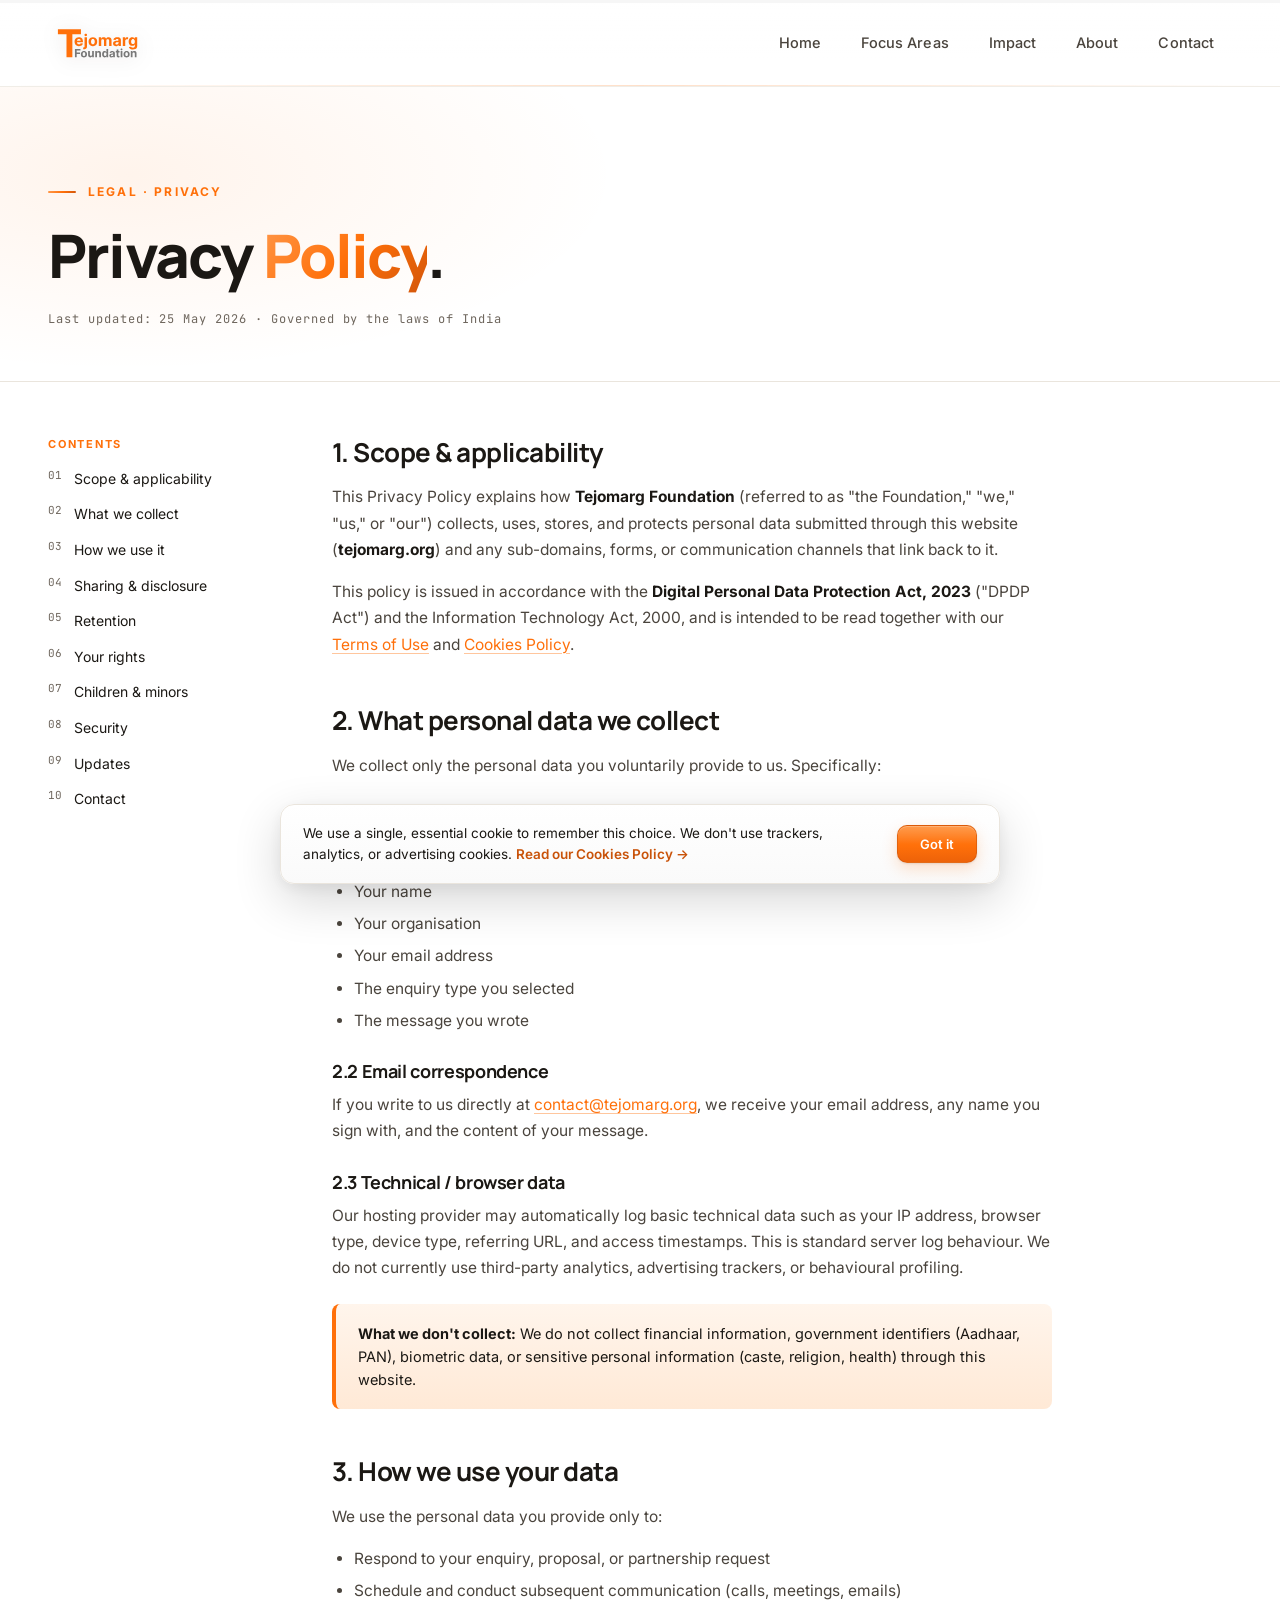
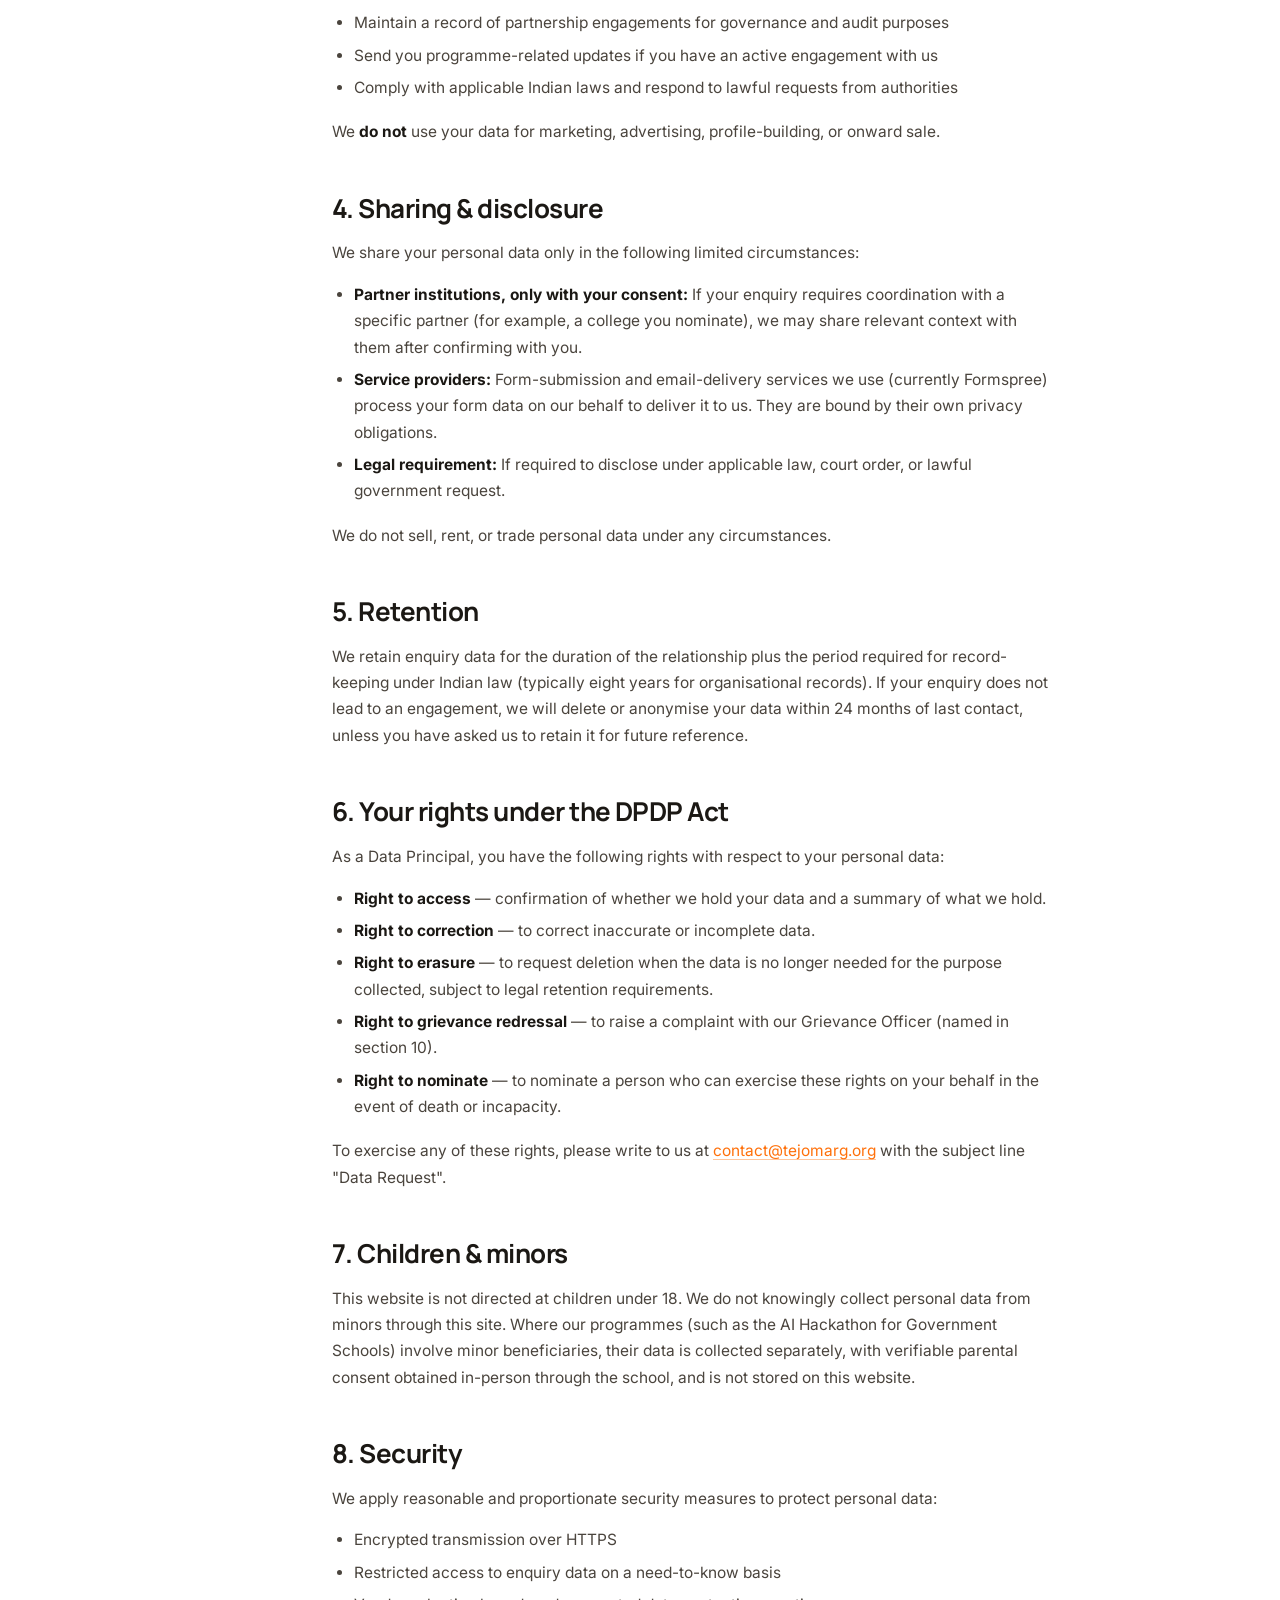
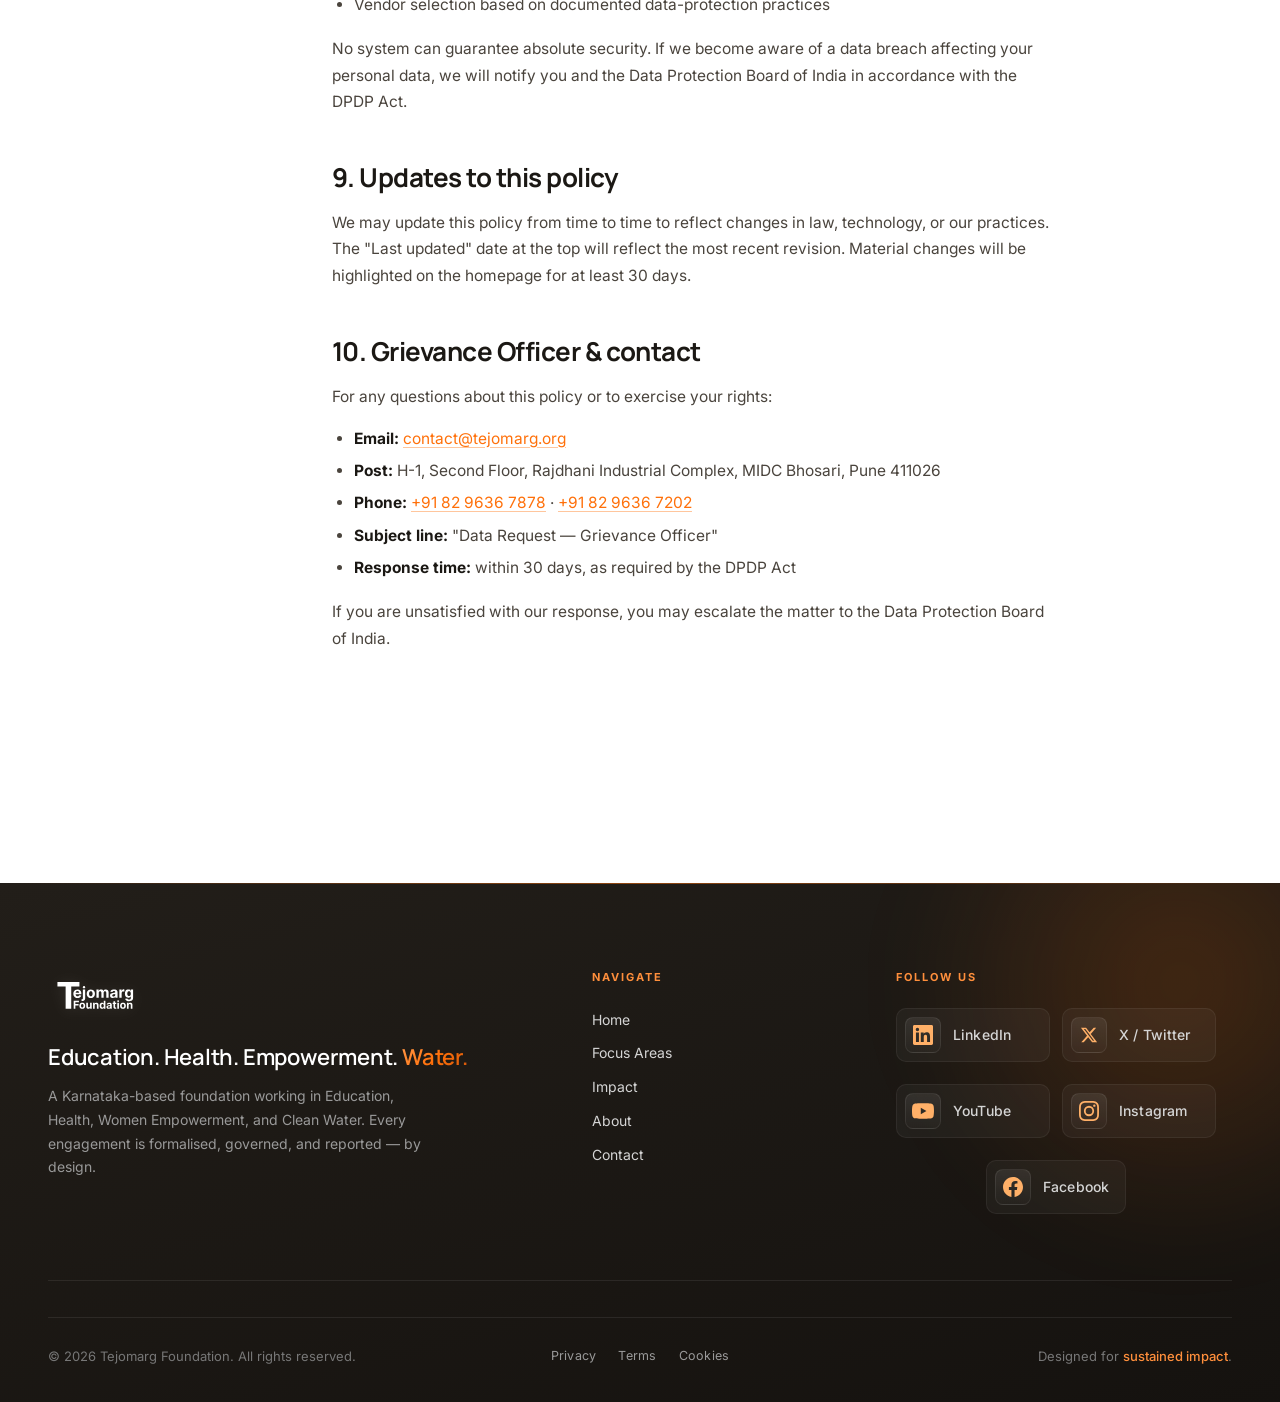
<file: privacy.html>
<!doctype html>
<html lang="en">
<head>
<meta charset="utf-8"/>
<meta name="viewport" content="width=device-width, initial-scale=1"/>
<title>Privacy Policy — Tejomarg Foundation</title>
<meta name="description" content="How Tejomarg Foundation collects, uses, and protects personal data submitted via this website, in accordance with the Digital Personal Data Protection Act, 2023."/>
<link rel="preconnect" href="https://fonts.googleapis.com"/>
<link rel="preconnect" href="https://fonts.gstatic.com" crossorigin/>
<link href="https://fonts.googleapis.com/css2?family=Inter:wght@400;500;600;700&family=Manrope:wght@500;600;700;800&family=JetBrains+Mono:wght@400;500&display=swap" rel="stylesheet"/>
<link rel="stylesheet" href="styles.css"/>
<link rel="icon" type="image/svg+xml" href="favicon.svg"/>
<style>
  /* Long-form legal page layout */
  .legal-hero {
    padding: 88px 0 40px;
    background:
      radial-gradient(700px 280px at 10% 30%, rgba(255,112,10,0.08), transparent 70%),
      var(--tm-paper);
  }
  .legal-hero h1 {
    font-size: clamp(36px, 5vw, 60px);
    font-weight: 800;
    letter-spacing: -0.03em;
    max-width: 820px;
  }
  .legal-hero h1 .accent {
    background: var(--gloss-orange);
    -webkit-background-clip: text;
    background-clip: text;
    -webkit-text-fill-color: transparent;
  }
  .legal-hero .updated {
    font-family: var(--font-mono);
    font-size: 12px;
    color: var(--tm-gray);
    letter-spacing: 0.08em;
    margin-top: 22px;
  }
  .legal-section {
    padding: 56px 0 96px;
    border-top: 1px solid var(--tm-gray-mist);
  }
  .legal-grid {
    display: grid;
    grid-template-columns: 220px 1fr;
    gap: 64px;
    max-width: 1080px;
  }
  .legal-toc {
    position: sticky;
    top: 100px;
    align-self: start;
  }
  .legal-toc h4 {
    font-size: 11px;
    letter-spacing: 0.16em;
    text-transform: uppercase;
    color: var(--tm-orange);
    margin-bottom: 16px;
    font-family: var(--font-body);
    font-weight: 700;
  }
  .legal-toc ol {
    list-style: none;
    counter-reset: t;
    padding: 0; margin: 0;
  }
  .legal-toc li {
    counter-increment: t;
    margin-bottom: 10px;
    position: relative;
    padding-left: 26px;
  }
  .legal-toc li::before {
    content: counter(t, decimal-leading-zero);
    position: absolute;
    left: 0; top: 1px;
    font-family: var(--font-mono);
    font-size: 11px;
    color: var(--tm-gray);
  }
  .legal-toc a {
    font-size: 14px;
    color: var(--tm-ink);
    line-height: 1.45;
    display: inline-block;
  }
  .legal-toc a:hover { color: var(--tm-orange); }

  .legal-body { max-width: 720px; }
  .legal-body h2 {
    font-family: var(--font-display);
    font-size: 26px;
    font-weight: 700;
    letter-spacing: -0.02em;
    margin: 48px 0 18px;
    scroll-margin-top: 100px;
    color: var(--tm-ink);
  }
  .legal-body h2:first-child { margin-top: 0; }
  .legal-body h3 {
    font-family: var(--font-display);
    font-size: 18px;
    font-weight: 700;
    margin: 28px 0 10px;
    color: var(--tm-ink);
  }
  .legal-body p, .legal-body li {
    font-size: 15.5px;
    line-height: 1.7;
    color: var(--tm-gray-deep);
  }
  .legal-body ul { padding-left: 22px; margin: 12px 0 18px; }
  .legal-body li { margin-bottom: 6px; }
  .legal-body a { color: var(--tm-orange); text-decoration: underline; text-decoration-color: rgba(255,112,10,0.4); text-underline-offset: 3px; }
  .legal-body strong { color: var(--tm-ink); }
  .legal-callout {
    background: linear-gradient(180deg, #FFF5EC 0%, #FFE9D6 100%);
    border-left: 4px solid var(--tm-orange);
    border-radius: 8px;
    padding: 18px 22px;
    margin: 22px 0;
    font-size: 14.5px;
    line-height: 1.6;
    color: var(--tm-ink);
  }

  @media (max-width: 900px) {
    .legal-grid { grid-template-columns: 1fr; gap: 32px; }
    .legal-toc { position: static; }
  }
</style>
</head>
<body>

<!-- ============ HEADER (single row · logo left · nav right) ============ -->
<header class="site-header">
  <div class="header-inner">
    <a class="brand" href="index.html" aria-label="Tejomarg Foundation">
      <img src="logo.svg" alt="Tejomarg Foundation"/>
    </a>
    <button class="nav-toggle" aria-label="Toggle menu" aria-expanded="false">
      <span></span><span></span><span></span>
    </button>
    <nav class="nav" aria-label="Primary">
      <a href="index.html">Home</a>
      <a href="initiatives.html">Focus Areas</a>
      <a href="impact.html">Impact</a>
      <a href="about.html">About</a>
      <a href="contact.html">Contact</a>
    </nav>
  </div>
</header>

<section class="legal-hero">
  <div class="container">
    <span class="eyebrow">Legal · Privacy</span>
    <h1>Privacy <span class="accent">Policy</span>.</h1>
    <p class="updated">Last updated: 25 May 2026 · Governed by the laws of India</p>
  </div>
</section>

<section class="legal-section">
  <div class="container">
    <div class="legal-grid">

      <aside class="legal-toc" aria-label="Contents">
        <h4>Contents</h4>
        <ol>
          <li><a href="#scope">Scope &amp; applicability</a></li>
          <li><a href="#data">What we collect</a></li>
          <li><a href="#use">How we use it</a></li>
          <li><a href="#share">Sharing &amp; disclosure</a></li>
          <li><a href="#retention">Retention</a></li>
          <li><a href="#rights">Your rights</a></li>
          <li><a href="#minors">Children &amp; minors</a></li>
          <li><a href="#security">Security</a></li>
          <li><a href="#updates">Updates</a></li>
          <li><a href="#contact">Contact</a></li>
        </ol>
      </aside>

      <article class="legal-body">

        <h2 id="scope">1. Scope &amp; applicability</h2>
        <p>This Privacy Policy explains how <strong>Tejomarg Foundation</strong> (referred to as "the Foundation," "we," "us," or "our") collects, uses, stores, and protects personal data submitted through this website (<strong>tejomarg.org</strong>) and any sub-domains, forms, or communication channels that link back to it.</p>
        <p>This policy is issued in accordance with the <strong>Digital Personal Data Protection Act, 2023</strong> ("DPDP Act") and the Information Technology Act, 2000, and is intended to be read together with our <a href="terms.html">Terms of Use</a> and <a href="cookies.html">Cookies Policy</a>.</p>

        <h2 id="data">2. What personal data we collect</h2>
        <p>We collect only the personal data you voluntarily provide to us. Specifically:</p>
        <h3>2.1 Enquiry form submissions</h3>
        <p>When you submit the contact form on this website, we collect:</p>
        <ul>
          <li>Your name</li>
          <li>Your organisation</li>
          <li>Your email address</li>
          <li>The enquiry type you selected</li>
          <li>The message you wrote</li>
        </ul>

        <h3>2.2 Email correspondence</h3>
        <p>If you write to us directly at <a href="mailto:contact@tejomarg.org">contact@tejomarg.org</a>, we receive your email address, any name you sign with, and the content of your message.</p>

        <h3>2.3 Technical / browser data</h3>
        <p>Our hosting provider may automatically log basic technical data such as your IP address, browser type, device type, referring URL, and access timestamps. This is standard server log behaviour. We do not currently use third-party analytics, advertising trackers, or behavioural profiling.</p>

        <div class="legal-callout">
          <strong>What we don't collect:</strong> We do not collect financial information, government identifiers (Aadhaar, PAN), biometric data, or sensitive personal information (caste, religion, health) through this website.
        </div>

        <h2 id="use">3. How we use your data</h2>
        <p>We use the personal data you provide only to:</p>
        <ul>
          <li>Respond to your enquiry, proposal, or partnership request</li>
          <li>Schedule and conduct subsequent communication (calls, meetings, emails)</li>
          <li>Maintain a record of partnership engagements for governance and audit purposes</li>
          <li>Send you programme-related updates if you have an active engagement with us</li>
          <li>Comply with applicable Indian laws and respond to lawful requests from authorities</li>
        </ul>
        <p>We <strong>do not</strong> use your data for marketing, advertising, profile-building, or onward sale.</p>

        <h2 id="share">4. Sharing &amp; disclosure</h2>
        <p>We share your personal data only in the following limited circumstances:</p>
        <ul>
          <li><strong>Partner institutions, only with your consent:</strong> If your enquiry requires coordination with a specific partner (for example, a college you nominate), we may share relevant context with them after confirming with you.</li>
          <li><strong>Service providers:</strong> Form-submission and email-delivery services we use (currently Formspree) process your form data on our behalf to deliver it to us. They are bound by their own privacy obligations.</li>
          <li><strong>Legal requirement:</strong> If required to disclose under applicable law, court order, or lawful government request.</li>
        </ul>
        <p>We do not sell, rent, or trade personal data under any circumstances.</p>

        <h2 id="retention">5. Retention</h2>
        <p>We retain enquiry data for the duration of the relationship plus the period required for record-keeping under Indian law (typically eight years for organisational records). If your enquiry does not lead to an engagement, we will delete or anonymise your data within 24 months of last contact, unless you have asked us to retain it for future reference.</p>

        <h2 id="rights">6. Your rights under the DPDP Act</h2>
        <p>As a Data Principal, you have the following rights with respect to your personal data:</p>
        <ul>
          <li><strong>Right to access</strong> — confirmation of whether we hold your data and a summary of what we hold.</li>
          <li><strong>Right to correction</strong> — to correct inaccurate or incomplete data.</li>
          <li><strong>Right to erasure</strong> — to request deletion when the data is no longer needed for the purpose collected, subject to legal retention requirements.</li>
          <li><strong>Right to grievance redressal</strong> — to raise a complaint with our Grievance Officer (named in section 10).</li>
          <li><strong>Right to nominate</strong> — to nominate a person who can exercise these rights on your behalf in the event of death or incapacity.</li>
        </ul>
        <p>To exercise any of these rights, please write to us at <a href="mailto:contact@tejomarg.org">contact@tejomarg.org</a> with the subject line "Data Request".</p>

        <h2 id="minors">7. Children &amp; minors</h2>
        <p>This website is not directed at children under 18. We do not knowingly collect personal data from minors through this site. Where our programmes (such as the AI Hackathon for Government Schools) involve minor beneficiaries, their data is collected separately, with verifiable parental consent obtained in-person through the school, and is not stored on this website.</p>

        <h2 id="security">8. Security</h2>
        <p>We apply reasonable and proportionate security measures to protect personal data:</p>
        <ul>
          <li>Encrypted transmission over HTTPS</li>
          <li>Restricted access to enquiry data on a need-to-know basis</li>
          <li>Vendor selection based on documented data-protection practices</li>
        </ul>
        <p>No system can guarantee absolute security. If we become aware of a data breach affecting your personal data, we will notify you and the Data Protection Board of India in accordance with the DPDP Act.</p>

        <h2 id="updates">9. Updates to this policy</h2>
        <p>We may update this policy from time to time to reflect changes in law, technology, or our practices. The "Last updated" date at the top will reflect the most recent revision. Material changes will be highlighted on the homepage for at least 30 days.</p>

        <h2 id="contact">10. Grievance Officer &amp; contact</h2>
        <p>For any questions about this policy or to exercise your rights:</p>
        <ul>
          <li><strong>Email:</strong> <a href="mailto:contact@tejomarg.org">contact@tejomarg.org</a></li>
          <li><strong>Post:</strong> H-1, Second Floor, Rajdhani Industrial Complex, MIDC Bhosari, Pune 411026</li>
          <li><strong>Phone:</strong> <a href="tel:+918296367878">+91 82 9636 7878</a> &middot; <a href="tel:+918296367202">+91 82 9636 7202</a></li>
          <li><strong>Subject line:</strong> "Data Request — Grievance Officer"</li>
          <li><strong>Response time:</strong> within 30 days, as required by the DPDP Act</li>
        </ul>
        <p>If you are unsatisfied with our response, you may escalate the matter to the Data Protection Board of India.</p>

      </article>
    </div>
  </div>
</section>

<!-- ============ FOOTER ============ -->
<footer class="site-footer">
  <div class="container">
    <div class="footer-grid">
      <div class="footer-brand-block">
        <img src="logo.svg" alt="Tejomarg Foundation"/>
        <p class="tag">Education. Health. Empowerment. <em>Water.</em></p>
        <p style="max-width: 380px;">A Karnataka-based foundation working in Education, Health, Women Empowerment, and Clean Water. Every engagement is formalised, governed, and reported — by design.</p>
      </div>
      <div>
        <h4>Navigate</h4>
        <ul>
          <li><a href="index.html">Home</a></li>
          <li><a href="initiatives.html">Focus Areas</a></li>
          <li><a href="impact.html">Impact</a></li>
          <li><a href="about.html">About</a></li>
          <li><a href="contact.html">Contact</a></li>
        </ul>
      </div>
      <div class="footer-social">
        <h4>Follow Us</h4>
        <ul class="social-list">
          <li>
            <a href="https://www.linkedin.com/in/tejomarg-foundation-815b42413" aria-label="LinkedIn" target="_blank" rel="noopener noreferrer">
              <span class="social-icon"><svg viewBox="0 0 24 24" width="20" height="20" fill="currentColor" aria-hidden="true"><path d="M20.45 20.45h-3.55v-5.57c0-1.33-.02-3.04-1.85-3.04-1.86 0-2.14 1.45-2.14 2.94v5.67H9.36V9h3.41v1.56h.05c.47-.9 1.63-1.85 3.36-1.85 3.59 0 4.25 2.36 4.25 5.43v6.31zM5.34 7.43a2.06 2.06 0 1 1 0-4.12 2.06 2.06 0 0 1 0 4.12zM7.12 20.45H3.56V9h3.56v11.45zM22.22 0H1.77C.79 0 0 .77 0 1.72v20.56C0 23.23.79 24 1.77 24h20.45c.98 0 1.78-.77 1.78-1.72V1.72C24 .77 23.2 0 22.22 0z"/></svg></span>
              <span class="social-label">LinkedIn</span>
            </a>
          </li>
          <li>
            <a href="https://x.com/tejomarg_found" aria-label="X (formerly Twitter)" target="_blank" rel="noopener noreferrer">
              <span class="social-icon"><svg viewBox="0 0 24 24" width="18" height="18" fill="currentColor" aria-hidden="true"><path d="M18.244 2.25h3.308l-7.227 8.26 8.502 11.24H16.17l-5.214-6.817L4.99 21.75H1.68l7.73-8.835L1.254 2.25H8.08l4.713 6.231zm-1.161 17.52h1.833L7.084 4.126H5.117z"/></svg></span>
              <span class="social-label">X / Twitter</span>
            </a>
          </li>
          <li>
            <a href="https://www.youtube.com/@TejomargFoundation" aria-label="YouTube" target="_blank" rel="noopener noreferrer">
              <span class="social-icon"><svg viewBox="0 0 24 24" width="22" height="22" fill="currentColor" aria-hidden="true"><path d="M23.5 6.2a3 3 0 0 0-2.1-2.1C19.5 3.6 12 3.6 12 3.6s-7.5 0-9.4.5A3 3 0 0 0 .5 6.2C0 8.1 0 12 0 12s0 3.9.5 5.8a3 3 0 0 0 2.1 2.1c1.9.5 9.4.5 9.4.5s7.5 0 9.4-.5a3 3 0 0 0 2.1-2.1c.5-1.9.5-5.8.5-5.8s0-3.9-.5-5.8zM9.6 15.6V8.4l6.2 3.6-6.2 3.6z"/></svg></span>
              <span class="social-label">YouTube</span>
            </a>
          </li>
          <li>
            <a href="https://www.instagram.com/tejomargfoundation/" aria-label="Instagram" target="_blank" rel="noopener noreferrer">
              <span class="social-icon"><svg viewBox="0 0 24 24" width="20" height="20" fill="currentColor" aria-hidden="true"><path d="M12 2.16c3.2 0 3.58.01 4.85.07 1.17.05 1.8.25 2.23.41.56.22.96.48 1.38.9.42.42.68.82.9 1.38.16.42.36 1.06.41 2.23.06 1.27.07 1.65.07 4.85s-.01 3.58-.07 4.85c-.05 1.17-.25 1.8-.41 2.23-.22.56-.48.96-.9 1.38-.42.42-.82.68-1.38.9-.42.16-1.06.36-2.23.41-1.27.06-1.65.07-4.85.07s-3.58-.01-4.85-.07c-1.17-.05-1.8-.25-2.23-.41a3.7 3.7 0 0 1-1.38-.9 3.7 3.7 0 0 1-.9-1.38c-.16-.42-.36-1.06-.41-2.23-.06-1.27-.07-1.65-.07-4.85s.01-3.58.07-4.85c.05-1.17.25-1.8.41-2.23.22-.56.48-.96.9-1.38.42-.42.82-.68 1.38-.9.42-.16 1.06-.36 2.23-.41C8.42 2.17 8.8 2.16 12 2.16M12 0C8.74 0 8.33.01 7.05.07 5.78.13 4.9.33 4.14.63a5.86 5.86 0 0 0-2.13 1.38A5.86 5.86 0 0 0 .63 4.14C.33 4.9.13 5.78.07 7.05.01 8.33 0 8.74 0 12s.01 3.67.07 4.95c.06 1.27.26 2.15.56 2.91.31.78.73 1.45 1.38 2.13a5.86 5.86 0 0 0 2.13 1.38c.76.3 1.64.5 2.91.56C8.33 23.99 8.74 24 12 24s3.67-.01 4.95-.07c1.27-.06 2.15-.26 2.91-.56.78-.31 1.45-.73 2.13-1.38a5.86 5.86 0 0 0 1.38-2.13c.3-.76.5-1.64.56-2.91.06-1.28.07-1.69.07-4.95s-.01-3.67-.07-4.95c-.06-1.27-.26-2.15-.56-2.91a5.86 5.86 0 0 0-1.38-2.13A5.86 5.86 0 0 0 19.86.63c-.76-.3-1.64-.5-2.91-.56C15.67.01 15.26 0 12 0zm0 5.84a6.16 6.16 0 1 0 0 12.32 6.16 6.16 0 0 0 0-12.32zM12 16a4 4 0 1 1 0-8 4 4 0 0 1 0 8zm6.4-11.85a1.44 1.44 0 1 0 0 2.88 1.44 1.44 0 0 0 0-2.88z"/></svg></span>
              <span class="social-label">Instagram</span>
            </a>
          </li>
          <li>
            <a href="https://www.facebook.com/profile.php?id=61590762263120" aria-label="Facebook" target="_blank" rel="noopener noreferrer">
              <span class="social-icon"><svg viewBox="0 0 24 24" width="20" height="20" fill="currentColor" aria-hidden="true"><path d="M24 12.07C24 5.4 18.63 0 12 0S0 5.4 0 12.07C0 18.1 4.39 23.1 10.13 24v-8.44H7.08v-3.49h3.05V9.41c0-3.02 1.79-4.69 4.53-4.69 1.31 0 2.69.23 2.69.23v2.97H15.83c-1.5 0-1.96.93-1.96 1.89v2.26h3.34l-.53 3.5h-2.8V24C19.61 23.1 24 18.1 24 12.07z"/></svg></span>
              <span class="social-label">Facebook</span>
            </a>
          </li>
        </ul>
      </div>
    </div>

    <!-- Trust & registration block — fill these in once the entity is fully registered -->
    <div class="footer-bottom">
      <div>© 2026 Tejomarg Foundation. All rights reserved.</div>
      <div class="footer-legal-links">
        <a href="privacy.html">Privacy</a>
        <a href="terms.html">Terms</a>
        <a href="cookies.html">Cookies</a>
      </div>
      <div>Designed for <strong>sustained impact</strong>.</div>
    </div>
  </div>
</footer>

<!-- Cookies banner -->
<div id="cookie-banner" role="dialog" aria-label="Cookie notice" hidden>
  <div class="cb-body">
    <p>We use a single, essential cookie to remember this choice. We don't use trackers, analytics, or advertising cookies. <a href="cookies.html">Read our Cookies Policy →</a></p>
    <div class="cb-actions">
      <button type="button" class="btn btn-primary cb-accept">Got it</button>
    </div>
  </div>
</div>

<script src="motions.js"></script>
<script src="scripts.js"></script>
<script>
  // Cookie banner — shown until dismissed via localStorage. The site itself uses no
  // tracking cookies; this banner exists for transparency under DPDP Act conventions.
  (function () {
    try {
      if (localStorage.getItem('tm-cookie-ack')) return;
    } catch (_) { /* localStorage may be blocked in private mode — banner shows anyway */ }
    const banner = document.getElementById('cookie-banner');
    if (!banner) return;
    banner.hidden = false;
    requestAnimationFrame(() => banner.classList.add('is-shown'));
    banner.querySelector('.cb-accept').addEventListener('click', () => {
      try { localStorage.setItem('tm-cookie-ack', '1'); } catch (_) {}
      banner.classList.remove('is-shown');
      setTimeout(() => banner.hidden = true, 350);
    });
  })();
</script>
</body>
</html>
</file>
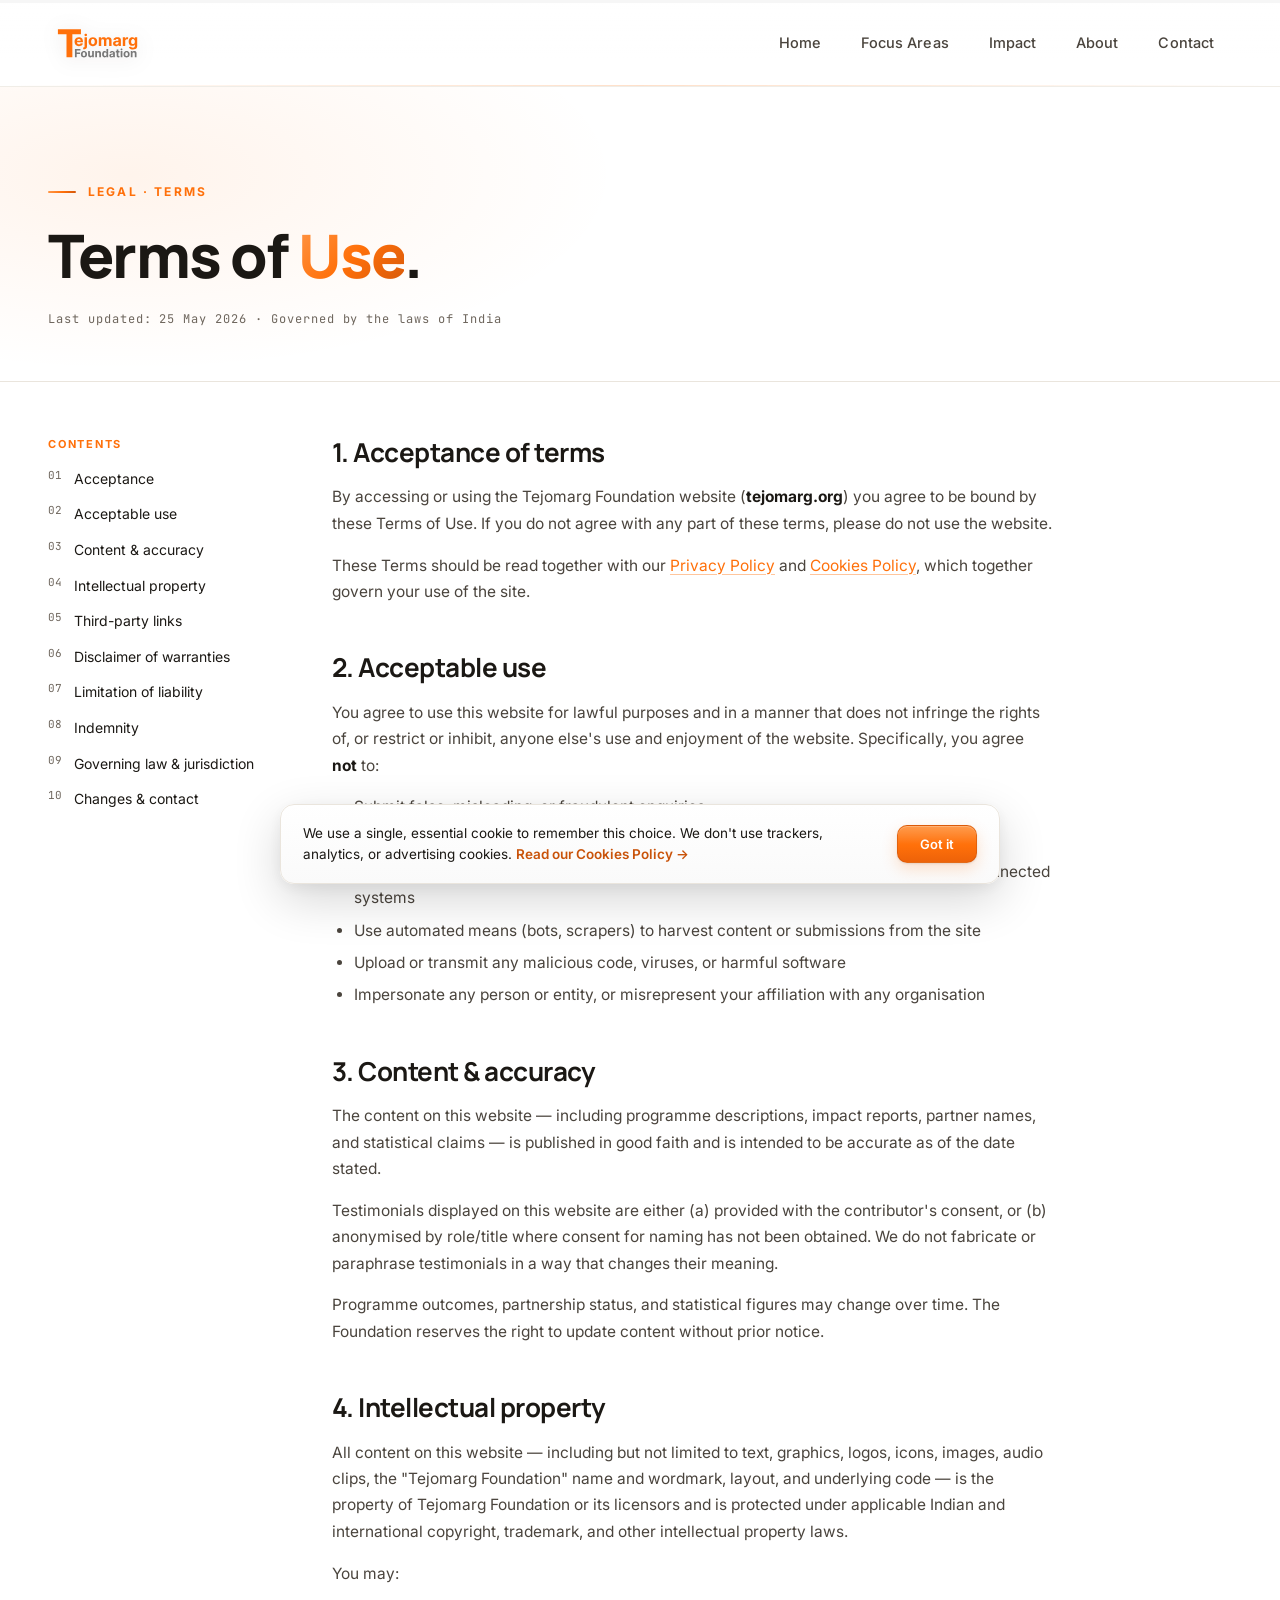
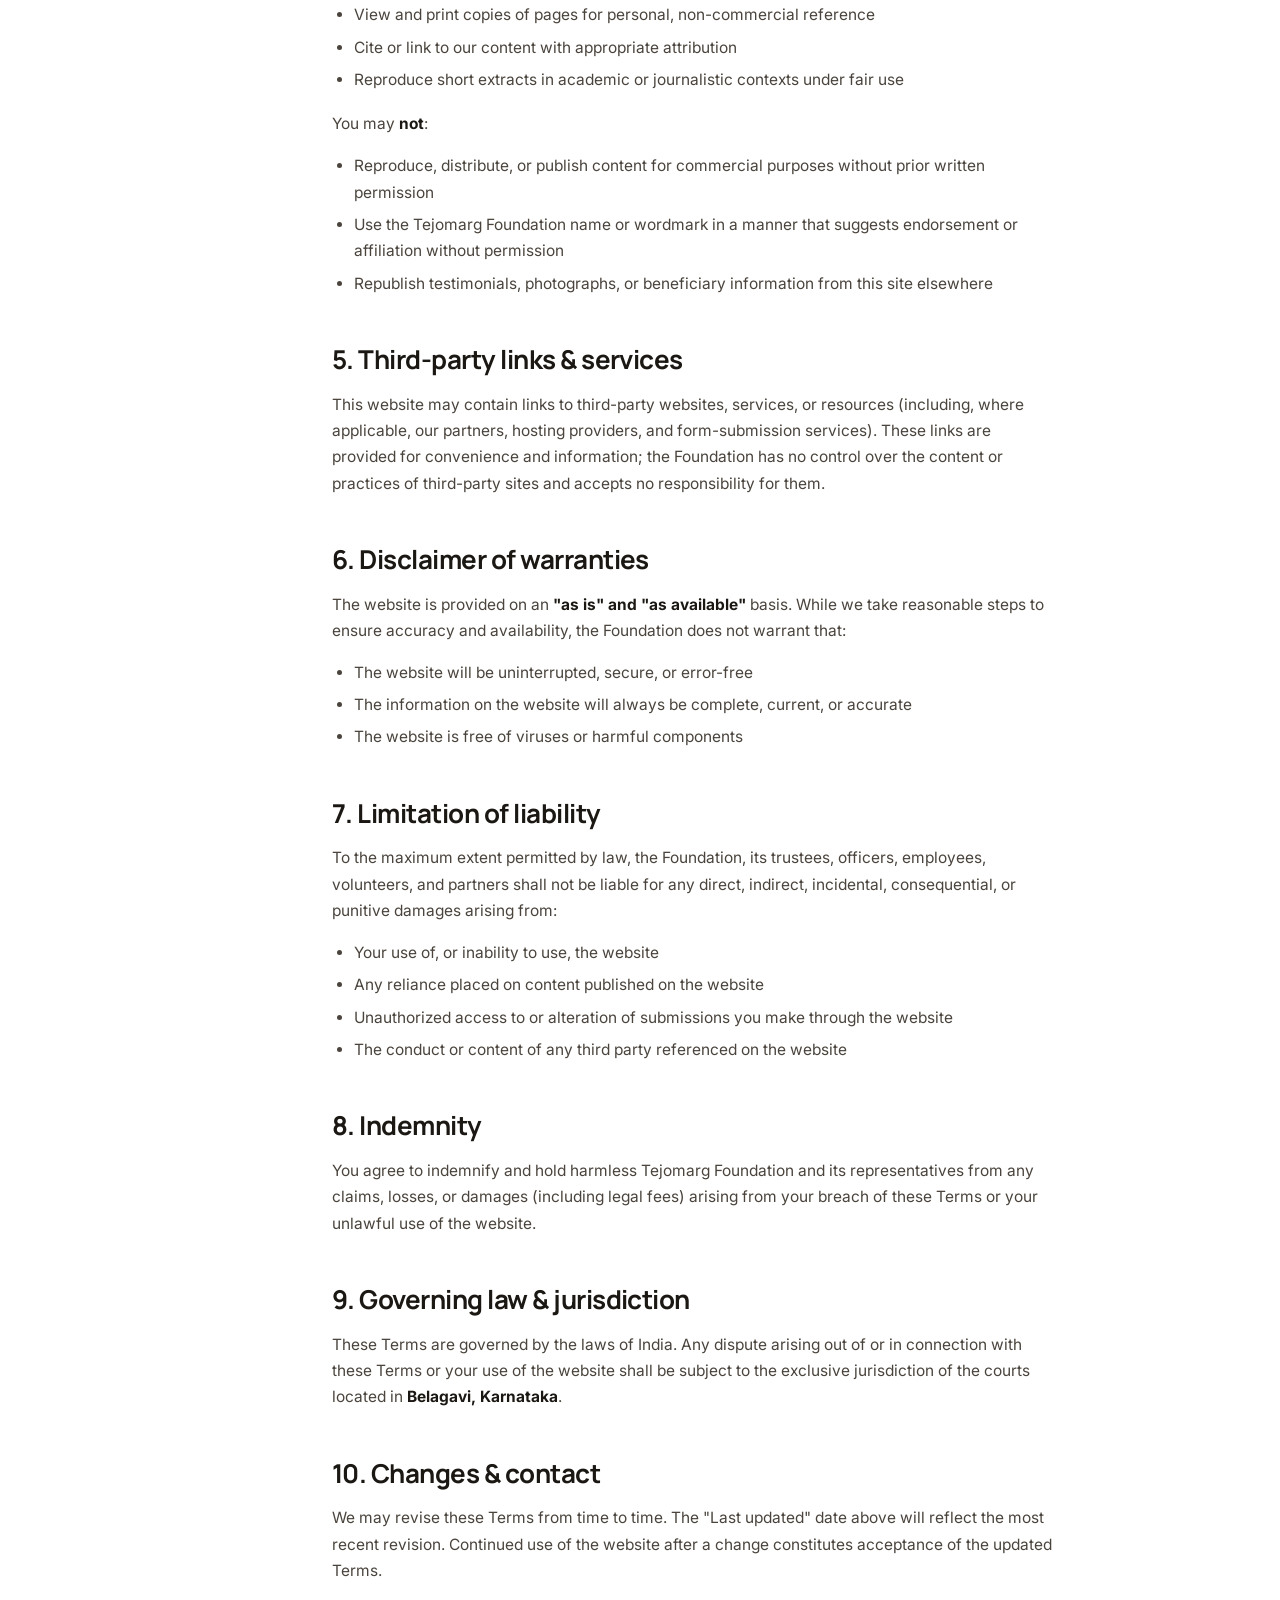
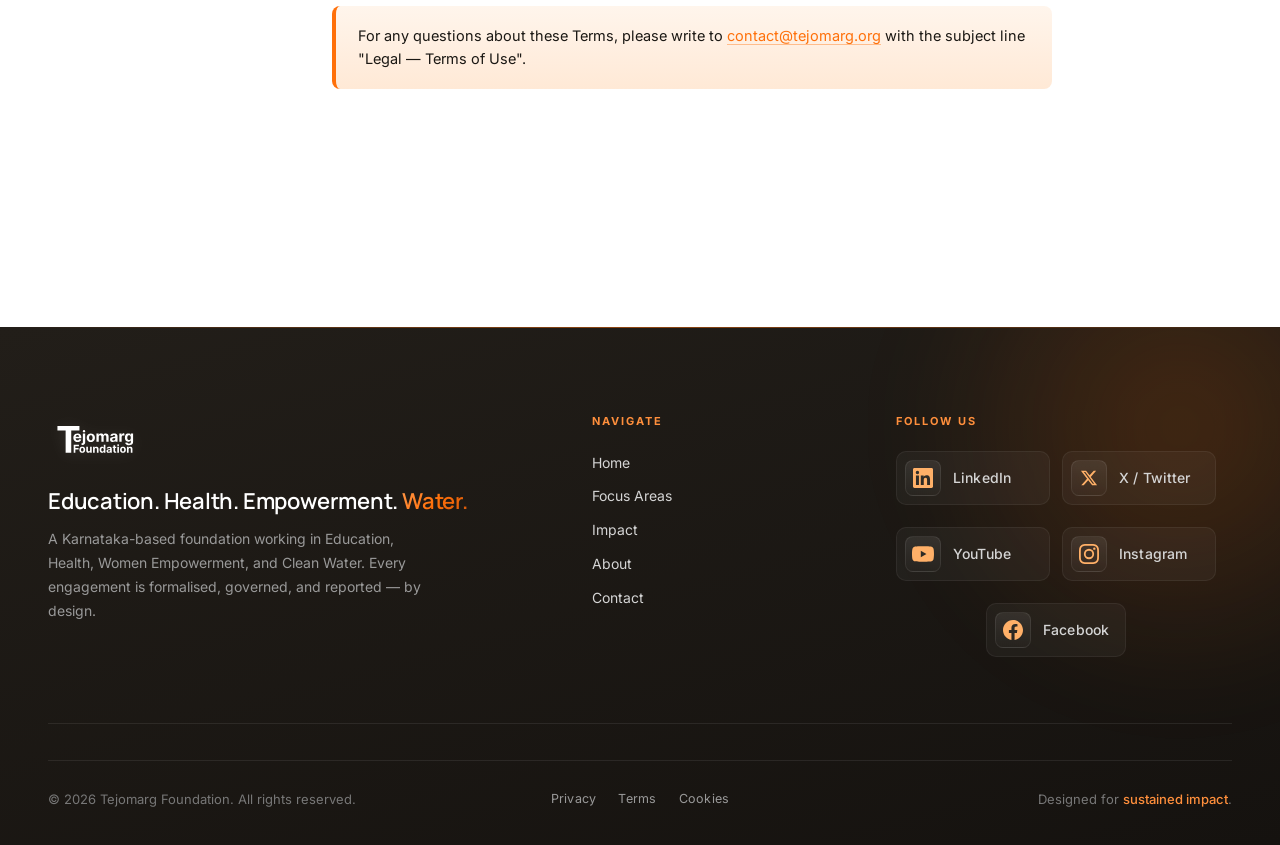
<file: terms.html>
<!doctype html>
<html lang="en">
<head>
<meta charset="utf-8"/>
<meta name="viewport" content="width=device-width, initial-scale=1"/>
<title>Terms of Use — Tejomarg Foundation</title>
<meta name="description" content="Terms governing the use of the Tejomarg Foundation website, including acceptable use, intellectual property, and limitation of liability."/>
<link rel="preconnect" href="https://fonts.googleapis.com"/>
<link rel="preconnect" href="https://fonts.gstatic.com" crossorigin/>
<link href="https://fonts.googleapis.com/css2?family=Inter:wght@400;500;600;700&family=Manrope:wght@500;600;700;800&family=JetBrains+Mono:wght@400;500&display=swap" rel="stylesheet"/>
<link rel="stylesheet" href="styles.css"/>
<link rel="icon" type="image/svg+xml" href="favicon.svg"/>
<style>
  .legal-hero {
    padding: 88px 0 40px;
    background:
      radial-gradient(700px 280px at 10% 30%, rgba(255,112,10,0.08), transparent 70%),
      var(--tm-paper);
  }
  .legal-hero h1 {
    font-size: clamp(36px, 5vw, 60px);
    font-weight: 800;
    letter-spacing: -0.03em;
    max-width: 820px;
  }
  .legal-hero h1 .accent {
    background: var(--gloss-orange);
    -webkit-background-clip: text;
    background-clip: text;
    -webkit-text-fill-color: transparent;
  }
  .legal-hero .updated {
    font-family: var(--font-mono);
    font-size: 12px;
    color: var(--tm-gray);
    letter-spacing: 0.08em;
    margin-top: 22px;
  }
  .legal-section {
    padding: 56px 0 96px;
    border-top: 1px solid var(--tm-gray-mist);
  }
  .legal-grid {
    display: grid;
    grid-template-columns: 220px 1fr;
    gap: 64px;
    max-width: 1080px;
  }
  .legal-toc {
    position: sticky;
    top: 100px;
    align-self: start;
  }
  .legal-toc h4 {
    font-size: 11px;
    letter-spacing: 0.16em;
    text-transform: uppercase;
    color: var(--tm-orange);
    margin-bottom: 16px;
    font-family: var(--font-body);
    font-weight: 700;
  }
  .legal-toc ol {
    list-style: none;
    counter-reset: t;
    padding: 0; margin: 0;
  }
  .legal-toc li {
    counter-increment: t;
    margin-bottom: 10px;
    position: relative;
    padding-left: 26px;
  }
  .legal-toc li::before {
    content: counter(t, decimal-leading-zero);
    position: absolute;
    left: 0; top: 1px;
    font-family: var(--font-mono);
    font-size: 11px;
    color: var(--tm-gray);
  }
  .legal-toc a {
    font-size: 14px;
    color: var(--tm-ink);
    line-height: 1.45;
    display: inline-block;
  }
  .legal-toc a:hover { color: var(--tm-orange); }

  .legal-body { max-width: 720px; }
  .legal-body h2 {
    font-family: var(--font-display);
    font-size: 26px;
    font-weight: 700;
    letter-spacing: -0.02em;
    margin: 48px 0 18px;
    scroll-margin-top: 100px;
    color: var(--tm-ink);
  }
  .legal-body h2:first-child { margin-top: 0; }
  .legal-body p, .legal-body li {
    font-size: 15.5px;
    line-height: 1.7;
    color: var(--tm-gray-deep);
  }
  .legal-body ul { padding-left: 22px; margin: 12px 0 18px; }
  .legal-body li { margin-bottom: 6px; }
  .legal-body a { color: var(--tm-orange); text-decoration: underline; text-decoration-color: rgba(255,112,10,0.4); text-underline-offset: 3px; }
  .legal-body strong { color: var(--tm-ink); }
  .legal-callout {
    background: linear-gradient(180deg, #FFF5EC 0%, #FFE9D6 100%);
    border-left: 4px solid var(--tm-orange);
    border-radius: 8px;
    padding: 18px 22px;
    margin: 22px 0;
    font-size: 14.5px;
    line-height: 1.6;
    color: var(--tm-ink);
  }

  @media (max-width: 900px) {
    .legal-grid { grid-template-columns: 1fr; gap: 32px; }
    .legal-toc { position: static; }
  }
</style>
</head>
<body>

<!-- ============ HEADER ============ -->
<header class="site-header">
  <div class="header-inner">
    <a class="brand" href="index.html" aria-label="Tejomarg Foundation">
      <img src="logo.svg" alt="Tejomarg Foundation"/>
    </a>
    <button class="nav-toggle" aria-label="Toggle menu" aria-expanded="false">
      <span></span><span></span><span></span>
    </button>
    <nav class="nav" aria-label="Primary">
      <a href="index.html">Home</a>
      <a href="initiatives.html">Focus Areas</a>
      <a href="impact.html">Impact</a>
      <a href="about.html">About</a>
      <a href="contact.html">Contact</a>
    </nav>
  </div>
</header>

<section class="legal-hero">
  <div class="container">
    <span class="eyebrow">Legal · Terms</span>
    <h1>Terms of <span class="accent">Use</span>.</h1>
    <p class="updated">Last updated: 25 May 2026 · Governed by the laws of India</p>
  </div>
</section>

<section class="legal-section">
  <div class="container">
    <div class="legal-grid">

      <aside class="legal-toc" aria-label="Contents">
        <h4>Contents</h4>
        <ol>
          <li><a href="#acceptance">Acceptance</a></li>
          <li><a href="#use">Acceptable use</a></li>
          <li><a href="#content">Content &amp; accuracy</a></li>
          <li><a href="#ip">Intellectual property</a></li>
          <li><a href="#third">Third-party links</a></li>
          <li><a href="#disclaimer">Disclaimer of warranties</a></li>
          <li><a href="#liability">Limitation of liability</a></li>
          <li><a href="#indemnity">Indemnity</a></li>
          <li><a href="#law">Governing law &amp; jurisdiction</a></li>
          <li><a href="#changes">Changes &amp; contact</a></li>
        </ol>
      </aside>

      <article class="legal-body">

        <h2 id="acceptance">1. Acceptance of terms</h2>
        <p>By accessing or using the Tejomarg Foundation website (<strong>tejomarg.org</strong>) you agree to be bound by these Terms of Use. If you do not agree with any part of these terms, please do not use the website.</p>
        <p>These Terms should be read together with our <a href="privacy.html">Privacy Policy</a> and <a href="cookies.html">Cookies Policy</a>, which together govern your use of the site.</p>

        <h2 id="use">2. Acceptable use</h2>
        <p>You agree to use this website for lawful purposes and in a manner that does not infringe the rights of, or restrict or inhibit, anyone else's use and enjoyment of the website. Specifically, you agree <strong>not</strong> to:</p>
        <ul>
          <li>Submit false, misleading, or fraudulent enquiries</li>
          <li>Use the contact form to send unsolicited commercial communications</li>
          <li>Attempt to gain unauthorized access to any portion of the website, its servers, or any connected systems</li>
          <li>Use automated means (bots, scrapers) to harvest content or submissions from the site</li>
          <li>Upload or transmit any malicious code, viruses, or harmful software</li>
          <li>Impersonate any person or entity, or misrepresent your affiliation with any organisation</li>
        </ul>

        <h2 id="content">3. Content &amp; accuracy</h2>
        <p>The content on this website — including programme descriptions, impact reports, partner names, and statistical claims — is published in good faith and is intended to be accurate as of the date stated.</p>
        <p>Testimonials displayed on this website are either (a) provided with the contributor's consent, or (b) anonymised by role/title where consent for naming has not been obtained. We do not fabricate or paraphrase testimonials in a way that changes their meaning.</p>
        <p>Programme outcomes, partnership status, and statistical figures may change over time. The Foundation reserves the right to update content without prior notice.</p>

        <h2 id="ip">4. Intellectual property</h2>
        <p>All content on this website — including but not limited to text, graphics, logos, icons, images, audio clips, the "Tejomarg Foundation" name and wordmark, layout, and underlying code — is the property of Tejomarg Foundation or its licensors and is protected under applicable Indian and international copyright, trademark, and other intellectual property laws.</p>
        <p>You may:</p>
        <ul>
          <li>View and print copies of pages for personal, non-commercial reference</li>
          <li>Cite or link to our content with appropriate attribution</li>
          <li>Reproduce short extracts in academic or journalistic contexts under fair use</li>
        </ul>
        <p>You may <strong>not</strong>:</p>
        <ul>
          <li>Reproduce, distribute, or publish content for commercial purposes without prior written permission</li>
          <li>Use the Tejomarg Foundation name or wordmark in a manner that suggests endorsement or affiliation without permission</li>
          <li>Republish testimonials, photographs, or beneficiary information from this site elsewhere</li>
        </ul>

        <h2 id="third">5. Third-party links &amp; services</h2>
        <p>This website may contain links to third-party websites, services, or resources (including, where applicable, our partners, hosting providers, and form-submission services). These links are provided for convenience and information; the Foundation has no control over the content or practices of third-party sites and accepts no responsibility for them.</p>

        <h2 id="disclaimer">6. Disclaimer of warranties</h2>
        <p>The website is provided on an <strong>"as is" and "as available"</strong> basis. While we take reasonable steps to ensure accuracy and availability, the Foundation does not warrant that:</p>
        <ul>
          <li>The website will be uninterrupted, secure, or error-free</li>
          <li>The information on the website will always be complete, current, or accurate</li>
          <li>The website is free of viruses or harmful components</li>
        </ul>

        <h2 id="liability">7. Limitation of liability</h2>
        <p>To the maximum extent permitted by law, the Foundation, its trustees, officers, employees, volunteers, and partners shall not be liable for any direct, indirect, incidental, consequential, or punitive damages arising from:</p>
        <ul>
          <li>Your use of, or inability to use, the website</li>
          <li>Any reliance placed on content published on the website</li>
          <li>Unauthorized access to or alteration of submissions you make through the website</li>
          <li>The conduct or content of any third party referenced on the website</li>
        </ul>

        <h2 id="indemnity">8. Indemnity</h2>
        <p>You agree to indemnify and hold harmless Tejomarg Foundation and its representatives from any claims, losses, or damages (including legal fees) arising from your breach of these Terms or your unlawful use of the website.</p>

        <h2 id="law">9. Governing law &amp; jurisdiction</h2>
        <p>These Terms are governed by the laws of India. Any dispute arising out of or in connection with these Terms or your use of the website shall be subject to the exclusive jurisdiction of the courts located in <strong>Belagavi, Karnataka</strong>.</p>

        <h2 id="changes">10. Changes &amp; contact</h2>
        <p>We may revise these Terms from time to time. The "Last updated" date above will reflect the most recent revision. Continued use of the website after a change constitutes acceptance of the updated Terms.</p>
        <div class="legal-callout">
          For any questions about these Terms, please write to <a href="mailto:contact@tejomarg.org">contact@tejomarg.org</a> with the subject line "Legal — Terms of Use".
        </div>

      </article>
    </div>
  </div>
</section>

<!-- ============ FOOTER ============ -->
<footer class="site-footer">
  <div class="container">
    <div class="footer-grid">
      <div class="footer-brand-block">
        <img src="logo.svg" alt="Tejomarg Foundation"/>
        <p class="tag">Education. Health. Empowerment. <em>Water.</em></p>
        <p style="max-width: 380px;">A Karnataka-based foundation working in Education, Health, Women Empowerment, and Clean Water. Every engagement is formalised, governed, and reported — by design.</p>
      </div>
      <div>
        <h4>Navigate</h4>
        <ul>
          <li><a href="index.html">Home</a></li>
          <li><a href="initiatives.html">Focus Areas</a></li>
          <li><a href="impact.html">Impact</a></li>
          <li><a href="about.html">About</a></li>
          <li><a href="contact.html">Contact</a></li>
        </ul>
      </div>
      <div class="footer-social">
        <h4>Follow Us</h4>
        <ul class="social-list">
          <li>
            <a href="https://www.linkedin.com/in/tejomarg-foundation-815b42413" aria-label="LinkedIn" target="_blank" rel="noopener noreferrer">
              <span class="social-icon"><svg viewBox="0 0 24 24" width="20" height="20" fill="currentColor" aria-hidden="true"><path d="M20.45 20.45h-3.55v-5.57c0-1.33-.02-3.04-1.85-3.04-1.86 0-2.14 1.45-2.14 2.94v5.67H9.36V9h3.41v1.56h.05c.47-.9 1.63-1.85 3.36-1.85 3.59 0 4.25 2.36 4.25 5.43v6.31zM5.34 7.43a2.06 2.06 0 1 1 0-4.12 2.06 2.06 0 0 1 0 4.12zM7.12 20.45H3.56V9h3.56v11.45zM22.22 0H1.77C.79 0 0 .77 0 1.72v20.56C0 23.23.79 24 1.77 24h20.45c.98 0 1.78-.77 1.78-1.72V1.72C24 .77 23.2 0 22.22 0z"/></svg></span>
              <span class="social-label">LinkedIn</span>
            </a>
          </li>
          <li>
            <a href="https://x.com/tejomarg_found" aria-label="X (formerly Twitter)" target="_blank" rel="noopener noreferrer">
              <span class="social-icon"><svg viewBox="0 0 24 24" width="18" height="18" fill="currentColor" aria-hidden="true"><path d="M18.244 2.25h3.308l-7.227 8.26 8.502 11.24H16.17l-5.214-6.817L4.99 21.75H1.68l7.73-8.835L1.254 2.25H8.08l4.713 6.231zm-1.161 17.52h1.833L7.084 4.126H5.117z"/></svg></span>
              <span class="social-label">X / Twitter</span>
            </a>
          </li>
          <li>
            <a href="https://www.youtube.com/@TejomargFoundation" aria-label="YouTube" target="_blank" rel="noopener noreferrer">
              <span class="social-icon"><svg viewBox="0 0 24 24" width="22" height="22" fill="currentColor" aria-hidden="true"><path d="M23.5 6.2a3 3 0 0 0-2.1-2.1C19.5 3.6 12 3.6 12 3.6s-7.5 0-9.4.5A3 3 0 0 0 .5 6.2C0 8.1 0 12 0 12s0 3.9.5 5.8a3 3 0 0 0 2.1 2.1c1.9.5 9.4.5 9.4.5s7.5 0 9.4-.5a3 3 0 0 0 2.1-2.1c.5-1.9.5-5.8.5-5.8s0-3.9-.5-5.8zM9.6 15.6V8.4l6.2 3.6-6.2 3.6z"/></svg></span>
              <span class="social-label">YouTube</span>
            </a>
          </li>
          <li>
            <a href="https://www.instagram.com/tejomargfoundation/" aria-label="Instagram" target="_blank" rel="noopener noreferrer">
              <span class="social-icon"><svg viewBox="0 0 24 24" width="20" height="20" fill="currentColor" aria-hidden="true"><path d="M12 2.16c3.2 0 3.58.01 4.85.07 1.17.05 1.8.25 2.23.41.56.22.96.48 1.38.9.42.42.68.82.9 1.38.16.42.36 1.06.41 2.23.06 1.27.07 1.65.07 4.85s-.01 3.58-.07 4.85c-.05 1.17-.25 1.8-.41 2.23-.22.56-.48.96-.9 1.38-.42.42-.82.68-1.38.9-.42.16-1.06.36-2.23.41-1.27.06-1.65.07-4.85.07s-3.58-.01-4.85-.07c-1.17-.05-1.8-.25-2.23-.41a3.7 3.7 0 0 1-1.38-.9 3.7 3.7 0 0 1-.9-1.38c-.16-.42-.36-1.06-.41-2.23-.06-1.27-.07-1.65-.07-4.85s.01-3.58.07-4.85c.05-1.17.25-1.8.41-2.23.22-.56.48-.96.9-1.38.42-.42.82-.68 1.38-.9.42-.16 1.06-.36 2.23-.41C8.42 2.17 8.8 2.16 12 2.16M12 0C8.74 0 8.33.01 7.05.07 5.78.13 4.9.33 4.14.63a5.86 5.86 0 0 0-2.13 1.38A5.86 5.86 0 0 0 .63 4.14C.33 4.9.13 5.78.07 7.05.01 8.33 0 8.74 0 12s.01 3.67.07 4.95c.06 1.27.26 2.15.56 2.91.31.78.73 1.45 1.38 2.13a5.86 5.86 0 0 0 2.13 1.38c.76.3 1.64.5 2.91.56C8.33 23.99 8.74 24 12 24s3.67-.01 4.95-.07c1.27-.06 2.15-.26 2.91-.56.78-.31 1.45-.73 2.13-1.38a5.86 5.86 0 0 0 1.38-2.13c.3-.76.5-1.64.56-2.91.06-1.28.07-1.69.07-4.95s-.01-3.67-.07-4.95c-.06-1.27-.26-2.15-.56-2.91a5.86 5.86 0 0 0-1.38-2.13A5.86 5.86 0 0 0 19.86.63c-.76-.3-1.64-.5-2.91-.56C15.67.01 15.26 0 12 0zm0 5.84a6.16 6.16 0 1 0 0 12.32 6.16 6.16 0 0 0 0-12.32zM12 16a4 4 0 1 1 0-8 4 4 0 0 1 0 8zm6.4-11.85a1.44 1.44 0 1 0 0 2.88 1.44 1.44 0 0 0 0-2.88z"/></svg></span>
              <span class="social-label">Instagram</span>
            </a>
          </li>
          <li>
            <a href="https://www.facebook.com/profile.php?id=61590762263120" aria-label="Facebook" target="_blank" rel="noopener noreferrer">
              <span class="social-icon"><svg viewBox="0 0 24 24" width="20" height="20" fill="currentColor" aria-hidden="true"><path d="M24 12.07C24 5.4 18.63 0 12 0S0 5.4 0 12.07C0 18.1 4.39 23.1 10.13 24v-8.44H7.08v-3.49h3.05V9.41c0-3.02 1.79-4.69 4.53-4.69 1.31 0 2.69.23 2.69.23v2.97H15.83c-1.5 0-1.96.93-1.96 1.89v2.26h3.34l-.53 3.5h-2.8V24C19.61 23.1 24 18.1 24 12.07z"/></svg></span>
              <span class="social-label">Facebook</span>
            </a>
          </li>
        </ul>
      </div>
    </div>

    <div class="footer-bottom">
      <div>© 2026 Tejomarg Foundation. All rights reserved.</div>
      <div class="footer-legal-links">
        <a href="privacy.html">Privacy</a>
        <a href="terms.html">Terms</a>
        <a href="cookies.html">Cookies</a>
      </div>
      <div>Designed for <strong>sustained impact</strong>.</div>
    </div>
  </div>
</footer>

<div id="cookie-banner" role="dialog" aria-label="Cookie notice" hidden>
  <div class="cb-body">
    <p>We use a single, essential cookie to remember this choice. We don't use trackers, analytics, or advertising cookies. <a href="cookies.html">Read our Cookies Policy →</a></p>
    <div class="cb-actions">
      <button type="button" class="btn btn-primary cb-accept">Got it</button>
    </div>
  </div>
</div>

<script src="motions.js"></script>
<script src="scripts.js"></script>
<script>
  (function () {
    try { if (localStorage.getItem('tm-cookie-ack')) return; } catch (_) {}
    const banner = document.getElementById('cookie-banner');
    if (!banner) return;
    banner.hidden = false;
    requestAnimationFrame(() => banner.classList.add('is-shown'));
    banner.querySelector('.cb-accept').addEventListener('click', () => {
      try { localStorage.setItem('tm-cookie-ack', '1'); } catch (_) {}
      banner.classList.remove('is-shown');
      setTimeout(() => banner.hidden = true, 350);
    });
  })();
</script>
</body>
</html>
</file>
<file: styles.css>
/* ============================================================
   TEJOMARG FOUNDATION — Shared Stylesheet (Refined Edition)
   Brand: #FF700A orange · warm graphite neutrals
   Direction: editorial / institutional luxury — confident
   restraint, fine hairlines, soft deep shadows, paper-warm
   whites, and orange used as a deliberate accent.
   ============================================================ */

:root {
  /* Brand palette — orange stays the signature accent */
  --tm-orange:        #FF700A;
  --tm-orange-deep:   #C9530A;
  --tm-orange-bright: #FF8F3C;
  --tm-orange-glow:   #FFB877;
  --tm-orange-tint:   #FBE7D4;
  --tm-orange-haze:   #FCF6EF;

  /* Warm graphite neutrals — paper, not plastic */
  --tm-gray:          #6E665D;
  --tm-gray-deep:     #4A443D;
  --tm-gray-soft:     #A89F94;
  --tm-gray-mist:     #EAE5DD;
  --tm-gray-haze:     #F4F1EB;

  --tm-ink:           #1B1814;
  --tm-ink-soft:      #36302A;
  --tm-paper:         #FFFFFF;
  --tm-off-white:     #FBFAF7;

  /* Gradients — refined, not glossy */
  --gloss-orange: linear-gradient(135deg, #FF9A4D 0%, #FF700A 52%, #D2560A 100%);
  --gloss-orange-sheen: linear-gradient(180deg, rgba(255,255,255,0.20) 0%, rgba(255,255,255,0) 55%, rgba(0,0,0,0.06) 100%);
  --gloss-dark: linear-gradient(165deg, #221E19 0%, #15120F 100%);
  --gloss-light: linear-gradient(180deg, #FFFFFF 0%, #FBFAF7 100%);
  --gloss-bg: linear-gradient(180deg, #FFFFFF 0%, #FCF6EF 100%);

  /* Type */
  --font-display: "Manrope", "Inter", system-ui, sans-serif;
  --font-body:    "Inter", system-ui, sans-serif;
  --font-mono:    "JetBrains Mono", ui-monospace, monospace;

  /* Rhythm */
  --radius-sm: 8px;
  --radius-md: 14px;
  --radius-lg: 22px;
  --radius-xl: 30px;

  /* Shadows — soft, layered, expensive (less neon, more depth) */
  --shadow-soft:   0 1px 2px rgba(27,24,20,0.04), 0 8px 22px rgba(27,24,20,0.05);
  --shadow-md:     0 2px 8px rgba(27,24,20,0.05), 0 18px 48px rgba(27,24,20,0.08);
  --shadow-lg:     0 10px 30px rgba(27,24,20,0.07), 0 44px 100px rgba(27,24,20,0.13);
  --shadow-glow:   0 8px 26px rgba(255,112,10,0.18), 0 2px 8px rgba(255,112,10,0.12);
  --shadow-glow-strong: 0 14px 40px rgba(255,112,10,0.26), 0 4px 12px rgba(255,112,10,0.16);

  --max-w: 1240px;
  --tx: cubic-bezier(0.22, 1, 0.36, 1);
}

/* ---------- Base ---------- */
* { box-sizing: border-box; }
html { scroll-behavior: smooth; }
body {
  margin: 0;
  font-family: var(--font-body);
  background: var(--tm-paper);
  color: var(--tm-ink);
  line-height: 1.6;
  font-size: 16px;
  -webkit-font-smoothing: antialiased;
  -moz-osx-font-smoothing: grayscale;
  text-rendering: optimizeLegibility;
}

h1, h2, h3, h4, h5 {
  font-family: var(--font-display);
  font-weight: 700;
  color: var(--tm-ink);
  letter-spacing: -0.02em;
  line-height: 1.1;
  margin: 0;
}

p { margin: 0 0 1em; color: var(--tm-gray-deep); }
a { color: var(--tm-orange); text-decoration: none; transition: color .2s; }
a:hover { color: var(--tm-orange-deep); }
img { max-width: 100%; display: block; }
::selection { background: rgba(255,112,10,0.16); color: var(--tm-ink); }

/* ---------- Utilities ---------- */
.container { max-width: var(--max-w); margin: 0 auto; padding: 0 28px; }
.eyebrow {
  font-family: var(--font-body);
  font-size: 12px;
  font-weight: 700;
  letter-spacing: 0.18em;
  text-transform: uppercase;
  color: var(--tm-orange);
  display: inline-flex;
  align-items: center;
  gap: 12px;
  margin-bottom: 20px;
}
.eyebrow::before {
  content: "";
  width: 28px; height: 2px;
  background: var(--gloss-orange);
  display: inline-block;
  border-radius: 2px;
}

/* ---------- Buttons (refined, restrained orange) ---------- */
.btn {
  --mx: 50%;
  --my: 50%;
  display: inline-flex;
  align-items: center;
  gap: 10px;
  padding: 15px 30px;
  font-family: var(--font-body);
  font-size: 14.5px;
  font-weight: 600;
  letter-spacing: 0.005em;
  border-radius: 10px;
  border: 1px solid transparent;
  cursor: pointer;
  transition: transform .3s var(--tx), box-shadow .35s var(--tx), border-color .25s var(--tx), background .3s var(--tx);
  text-decoration: none;
  white-space: nowrap;
  position: relative;
  overflow: hidden;
  isolation: isolate;
}

/* ===== Primary (refined orange) ===== */
.btn-primary {
  background: linear-gradient(180deg, #FF8526 0%, #FF700A 55%, #ED6209 100%);
  color: var(--tm-paper);
  border-color: rgba(201,83,10,0.5);
  box-shadow:
    0 1px 0 rgba(255,255,255,0.22) inset,
    0 6px 16px rgba(255,112,10,0.20),
    0 1px 2px rgba(27,24,20,0.10);
}
/* Soft top sheen only — no heavy gloss */
.btn-primary::before {
  content: "";
  position: absolute;
  inset: 0;
  background: linear-gradient(180deg, rgba(255,255,255,0.18) 0%, rgba(255,255,255,0) 50%);
  pointer-events: none;
  z-index: 0;
}
/* Subtle cursor-tracking warmth */
.btn-primary::after {
  content: "";
  position: absolute;
  inset: 0;
  background: radial-gradient(
    160px circle at var(--mx) var(--my),
    rgba(255,210,150,0.40) 0%,
    rgba(255,170,90,0.16) 30%,
    transparent 58%
  );
  opacity: 0;
  transition: opacity .3s var(--tx);
  pointer-events: none;
  z-index: 1;
}
.btn-primary:hover {
  border-color: rgba(201,83,10,0.7);
  box-shadow:
    0 1px 0 rgba(255,255,255,0.28) inset,
    0 12px 30px rgba(255,112,10,0.28),
    0 2px 6px rgba(27,24,20,0.12);
  color: var(--tm-paper);
}
.btn-primary:hover::after { opacity: 1; }
.btn-primary > * { position: relative; z-index: 2; }

/* ===== Outline / "Partner With Us" (light glass, orange border on hover) ===== */
.btn-outline {
  background: linear-gradient(180deg, #FFFFFF 0%, #F2F2F2 100%);
  color: var(--tm-ink);
  border-color: var(--tm-ink);
  box-shadow:
    0 1px 0 rgba(255,255,255,1) inset,
    0 -1px 0 rgba(0,0,0,0.04) inset,
    0 1px 2px rgba(0,0,0,0.04),
    0 4px 14px rgba(0,0,0,0.06);
}
.btn-outline::before {
  content: "";
  position: absolute;
  inset: 0;
  background: linear-gradient(180deg, rgba(255,255,255,0.6) 0%, rgba(255,255,255,0) 50%);
  pointer-events: none;
  z-index: 0;
}
.btn-outline::after {
  content: "";
  position: absolute;
  inset: 0;
  background: radial-gradient(
    180px circle at var(--mx) var(--my),
    rgba(255,170,80,0.40) 0%,
    rgba(255,140,40,0.20) 22%,
    rgba(255,112,10,0.08) 45%,
    transparent 65%
  );
  opacity: 0;
  transition: opacity .25s var(--tx);
  pointer-events: none;
  z-index: 1;
}
.btn-outline:hover {
  color: var(--tm-ink);
  border-color: var(--tm-orange-deep);
  box-shadow:
    0 1px 0 rgba(255,255,255,1) inset,
    0 -1px 0 rgba(0,0,0,0.04) inset,
    0 4px 12px rgba(255,112,10,0.18),
    0 12px 28px rgba(255,112,10,0.14);
}
.btn-outline:hover::after { opacity: 1; }
.btn-outline > * { position: relative; z-index: 2; }

/* ===== Dark variant (used on CTA strip — "Begin a Conversation") ===== */
.cta-strip .btn-primary {
  background: linear-gradient(180deg, #2B2B2B 0%, #1A1A1A 100%);
  border-color: rgba(0,0,0,0.6);
  box-shadow:
    0 1px 0 rgba(255,255,255,0.10) inset,
    0 -1px 0 rgba(0,0,0,0.30) inset,
    0 2px 8px rgba(0,0,0,0.20),
    0 12px 28px rgba(0,0,0,0.18);
  color: var(--tm-paper);
}
.cta-strip .btn-primary::before {
  background: linear-gradient(180deg, rgba(255,255,255,0.08) 0%, rgba(255,255,255,0) 50%);
}
.cta-strip .btn-primary::after {
  background: radial-gradient(
    180px circle at var(--mx) var(--my),
    rgba(255,170,80,0.45) 0%,
    rgba(255,140,40,0.22) 22%,
    rgba(255,112,10,0.08) 45%,
    transparent 65%
  );
}
.cta-strip .btn-primary:hover {
  background: linear-gradient(180deg, #1A1A1A 0%, #000000 100%);
  border-color: var(--tm-orange-deep);
  box-shadow:
    0 1px 0 rgba(255,255,255,0.12) inset,
    0 -1px 0 rgba(0,0,0,0.30) inset,
    0 6px 18px rgba(255,112,10,0.28),
    0 18px 40px rgba(255,112,10,0.18);
  color: var(--tm-paper);
}

.btn-arrow .arrow {
  transition: transform .25s var(--tx);
  display: inline-block;
}
.btn-arrow:hover .arrow { transform: translateX(4px); }

/* ============================================================
   HEADER — single row · logo left · nav right · extra glossy
   ============================================================ */
.site-header {
  position: sticky;
  top: 0;
  z-index: 100;
  background: rgba(255,255,255,0.72);
  backdrop-filter: saturate(150%) blur(18px);
  -webkit-backdrop-filter: saturate(150%) blur(18px);
  border-bottom: 1px solid rgba(234,229,221,0.7);
  transition: all .35s var(--tx);
}
.site-header::before {
  content: "";
  position: absolute;
  inset: 0;
  background: linear-gradient(180deg, rgba(255,255,255,0.5) 0%, rgba(255,255,255,0) 70%);
  pointer-events: none;
}
.site-header::after {
  content: "";
  position: absolute;
  left: 0; right: 0; bottom: 0;
  height: 1px;
  background: linear-gradient(90deg, transparent, rgba(255,112,10,0.22), transparent);
  pointer-events: none;
}
.site-header.scrolled {
  background: rgba(255,255,255,0.9);
  border-bottom-color: rgba(234,229,221,0.95);
  box-shadow: 0 12px 40px rgba(27,24,20,0.05);
}

/* === Single header row === */
.header-inner {
  max-width: var(--max-w);
  margin: 0 auto;
  padding: 18px 28px;
  display: flex;
  align-items: center;
  justify-content: space-between;
  gap: 32px;
  position: relative;
  z-index: 1;
}

/* === Logo on the LEFT === */
.brand {
  display: inline-flex;
  align-items: center;
  text-decoration: none;
  transition: transform .35s var(--tx);
  position: relative;
  flex-shrink: 0;
}
.brand:hover { transform: scale(1.03); }
.brand img {
  height: 50px;
  width: auto;
  display: block;
  filter: drop-shadow(0 3px 10px rgba(27,24,20,0.10));
  transition: filter .35s var(--tx);
}
.brand:hover img {
  filter: drop-shadow(0 5px 16px rgba(255,112,10,0.22));
}

/* === Nav on the RIGHT (flat, glossy active) === */
.nav {
  display: flex;
  align-items: center;
  gap: 4px;
  position: relative;
}
.nav a {
  --mx: 50%;
  --my: 50%;
  font-size: 14.5px;
  font-weight: 500;
  color: var(--tm-gray-deep);
  letter-spacing: 0.005em;
  padding: 10px 18px;
  transition: color .25s var(--tx), background .25s var(--tx);
  position: relative;
  z-index: 1;
  border-radius: 9px;
}
.nav a:hover {
  color: var(--tm-ink);
  background: rgba(27,24,20,0.04);
}
.nav a.active {
  color: var(--tm-ink);
  font-weight: 600;
  background: transparent;
}
.nav a.active::after {
  content: "";
  position: absolute;
  left: 18px; right: 18px;
  bottom: 2px;
  height: 2px;
  border-radius: 2px;
  background: var(--gloss-orange);
  box-shadow: 0 1px 6px rgba(255,112,10,0.4);
}
.nav a.active:hover { background: rgba(255,112,10,0.06); }

/* === Mobile toggle === */
.nav-toggle {
  display: none;
  background:
    linear-gradient(180deg, #FFFFFF 0%, #F5F5F5 100%);
  border: 1.5px solid var(--tm-gray-mist);
  padding: 10px 12px;
  cursor: pointer;
  border-radius: 12px;
  box-shadow:
    var(--shadow-soft),
    inset 0 1px 0 rgba(255,255,255,1);
  z-index: 2;
}
.nav-toggle span {
  display: block;
  width: 22px; height: 2px;
  background: var(--tm-ink);
  margin: 5px 0;
  border-radius: 2px;
  transition: transform .25s;
}

/* ============================================================
   FOOTER (glossy)
   ============================================================ */
.site-footer {
  background: var(--gloss-dark);
  color: #B5B5B5;
  padding: 88px 0 36px;
  margin-top: 120px;
  position: relative;
  overflow: hidden;
}
.site-footer::before {
  content: "";
  position: absolute;
  top: -200px; right: -200px;
  width: 600px; height: 600px;
  background: radial-gradient(circle, rgba(255,112,10,0.18), transparent 65%);
  pointer-events: none;
  filter: blur(40px);
}
.site-footer::after {
  content: "";
  position: absolute;
  top: 0; left: 0; right: 0;
  height: 1px;
  background: linear-gradient(90deg, transparent, rgba(255,112,10,0.5), transparent);
}
.footer-grid {
  display: grid;
  grid-template-columns: 2fr 1fr 1.4fr;
  gap: 64px;
  padding-bottom: 56px;
  border-bottom: 1px solid rgba(255,255,255,0.08);
  position: relative;
}
.footer-grid h4 {
  font-family: var(--font-body);
  font-size: 11px;
  letter-spacing: 0.18em;
  text-transform: uppercase;
  color: var(--tm-orange-bright);
  font-weight: 700;
  margin-bottom: 24px;
}
.footer-grid p, .footer-grid li {
  font-size: 14px;
  color: #999;
  line-height: 1.7;
}
.footer-grid ul { list-style: none; padding: 0; margin: 0; }
.footer-grid li { margin-bottom: 10px; }
.footer-grid a { color: #D5D5D5; transition: color .2s; }
.footer-grid a:hover { color: var(--tm-orange-bright); }
.footer-brand-block img {
  height: 48px;
  filter: brightness(0) invert(1) drop-shadow(0 2px 8px rgba(255,255,255,0.1));
  margin-bottom: 24px;
}
.footer-brand-block .tag {
  font-family: var(--font-display);
  font-size: 22px;
  font-weight: 600;
  color: var(--tm-paper);
  margin-bottom: 12px;
  letter-spacing: -0.01em;
  line-height: 1.3;
}
.footer-brand-block .tag em {
  font-style: normal;
  background: var(--gloss-orange);
  -webkit-background-clip: text;
  background-clip: text;
  -webkit-text-fill-color: transparent;
}
.footer-bottom {
  padding-top: 32px;
  display: flex;
  justify-content: space-between;
  align-items: center;
  font-size: 13px;
  color: #777;
  position: relative;
}
.footer-bottom strong {
  color: var(--tm-orange-bright);
  font-weight: 500;
}

/* ============================================================
   PAGE HERO
   ============================================================ */
.page-hero {
  padding: 96px 0 72px;
  position: relative;
  overflow: hidden;
}
.page-hero h1 {
  font-size: clamp(40px, 6vw, 80px);
  font-weight: 800;
  max-width: 920px;
  letter-spacing: -0.03em;
}
.page-hero h1 .accent {
  background: var(--gloss-orange);
  -webkit-background-clip: text;
  background-clip: text;
  -webkit-text-fill-color: transparent;
}
.page-hero .lead {
  font-size: 19px;
  max-width: 680px;
  margin-top: 28px;
  color: var(--tm-gray-deep);
  line-height: 1.6;
}

/* ============================================================
   SECTION HEADS
   ============================================================ */
.section { padding: 100px 0; }
.section-title {
  font-size: clamp(32px, 4.5vw, 56px);
  font-weight: 700;
  margin-bottom: 18px;
  max-width: 820px;
  letter-spacing: -0.025em;
}
.section-title .accent {
  background: var(--gloss-orange);
  -webkit-background-clip: text;
  background-clip: text;
  -webkit-text-fill-color: transparent;
}
.section-sub {
  font-size: 18px;
  color: var(--tm-gray);
  max-width: 660px;
  margin-bottom: 64px;
}

/* ============================================================
   GLOSSY CARDS (extra shine)
   ============================================================ */
.card {
  background: var(--gloss-light);
  border: 1px solid var(--tm-gray-mist);
  border-radius: var(--radius-lg);
  padding: 38px;
  transition: transform .4s var(--tx), box-shadow .4s var(--tx), border-color .4s var(--tx);
  box-shadow: var(--shadow-soft);
  position: relative;
  overflow: hidden;
}
.card::before {
  content: "";
  position: absolute;
  top: 0; left: 0; right: 0;
  height: 40%;
  background: linear-gradient(180deg, rgba(255,255,255,0.5) 0%, rgba(255,255,255,0) 100%);
  pointer-events: none;
  border-radius: var(--radius-lg) var(--radius-lg) 0 0;
}
.card:hover {
  transform: translateY(-5px);
  box-shadow: var(--shadow-md);
  border-color: rgba(255, 112, 10, 0.32);
}

/* ============================================================
   ANIMATIONS
   ============================================================ */
.reveal {
  opacity: 0;
  transform: translateY(24px);
  transition: opacity .8s var(--tx), transform .8s var(--tx);
}
.reveal.in {
  opacity: 1;
  transform: translateY(0);
}
.reveal[data-delay="1"] { transition-delay: .08s; }
.reveal[data-delay="2"] { transition-delay: .16s; }
.reveal[data-delay="3"] { transition-delay: .24s; }
.reveal[data-delay="4"] { transition-delay: .32s; }

/* ============================================================
   RESPONSIVE
   ============================================================ */
@media (max-width: 920px) {
  .header-inner { padding: 14px 20px; }
  .brand img { height: 42px; }
  .nav-toggle { display: block; }
  .nav {
    position: fixed;
    top: 78px; right: 16px;
    width: calc(100% - 32px);
    max-width: 360px;
    background:
      linear-gradient(180deg, rgba(255,255,255,0.98) 0%, rgba(250,250,250,0.98) 100%);
    flex-direction: column;
    align-items: stretch;
    padding: 16px;
    gap: 4px;
    border-radius: 20px;
    transform: translateY(-20px) scale(0.95);
    opacity: 0;
    pointer-events: none;
    transition: transform .35s var(--tx), opacity .25s var(--tx);
    box-shadow:
      0 20px 60px rgba(0,0,0,0.18),
      0 8px 24px rgba(0,0,0,0.10),
      inset 0 1px 0 rgba(255,255,255,1);
    border: 1px solid rgba(232,232,232,0.8);
    backdrop-filter: blur(20px);
    -webkit-backdrop-filter: blur(20px);
  }
  .nav.open {
    transform: translateY(0) scale(1);
    opacity: 1;
    pointer-events: auto;
  }
  .nav a {
    font-size: 16px;
    padding: 14px 20px;
    text-align: left;
    border-radius: 12px;
  }
  .footer-grid { grid-template-columns: 1fr; gap: 48px; }
  .footer-bottom { flex-direction: column; gap: 10px; text-align: center; }
  .section { padding: 64px 0; }
  .page-hero { padding: 56px 0 40px; }
}

/* ============================================================
   MOTION MODULE STYLES
   ============================================================ */

/* --- Reading progress bar (top of viewport) --- */
#tm-progress {
  position: fixed;
  top: 0; left: 0; right: 0;
  height: 3px;
  background: rgba(232,232,232,0.4);
  z-index: 200;
  pointer-events: none;
}
#tm-progress .tm-progress-fill {
  height: 100%;
  background: linear-gradient(90deg, #FFB068 0%, #FF700A 50%, #D45A00 100%);
  transform: scaleX(0);
  transform-origin: left center;
  transition: transform .12s linear;
  box-shadow: 0 0 12px rgba(255,112,10,0.6), 0 1px 4px rgba(255,112,10,0.4);
}

/* --- Headline word-by-word reveal --- */
.tm-word {
  display: inline-block;
  opacity: 0;
  transform: translateY(20px);
  transition: opacity .7s var(--tx), transform .7s var(--tx);
  transition-delay: var(--d, 0s);
  /* Important: preserve baseline for inline-block spans */
  vertical-align: top;
}
.tm-reveal-in .tm-word {
  opacity: 1;
  transform: translateY(0);
}

/* --- Hero & feature dark backgrounds breathe very gently --- */
@keyframes tm-breathe {
  0%, 100% { transform: scale(1) translate(0, 0); opacity: 1; }
  50%      { transform: scale(1.03) translate(5px, -3px); opacity: 0.95; }
}
.hero::before, .hero-panel::before,
.featured::before,
.cta-strip::before {
  animation: tm-breathe 20s ease-in-out infinite;
}
.hero::after {
  /* The grid backdrop stays still — only glow elements breathe */
  animation: none;
}
.cta-strip::after {
  animation: tm-breathe 18s ease-in-out infinite reverse;
}

/* --- Parallax variable (drives gentle bg shift on scroll) --- */
.hero::before, .page-hero::before,
.initiatives-hero::before, .impact-hero::before,
.about-hero::before, .contact-hero::before {
  transition: transform .4s linear;
  will-change: transform;
}

/* --- Floating dots inside hero panel --- */
.tm-dots {
  position: absolute;
  inset: 0;
  pointer-events: none;
  overflow: hidden;
  border-radius: inherit;
  z-index: 0;
}
.tm-dot {
  position: absolute;
  left: var(--x);
  top:  var(--y);
  width: var(--s);
  height: var(--s);
  border-radius: 50%;
  background: radial-gradient(circle, rgba(255,200,120,0.8) 0%, rgba(255,112,10,0.2) 70%, transparent 100%);
  box-shadow: 0 0 5px rgba(255,176,104,0.4);
  animation: tm-drift var(--dur, 12s) ease-in-out infinite;
  animation-delay: var(--del, 0s);
  opacity: 0.5;
}
@keyframes tm-drift {
  0%, 100% { transform: translate(0, 0) scale(1); opacity: 0.35; }
  25%      { transform: translate(calc(var(--amp) * -0.5), calc(var(--amp) * -0.3)) scale(1.2); opacity: 0.6; }
  50%      { transform: translate(calc(var(--amp) * 0.25), calc(var(--amp) * -0.6)) scale(0.85); opacity: 0.45; }
  75%      { transform: translate(calc(var(--amp) * 0.55), calc(var(--amp) * 0.15)) scale(1.1); opacity: 0.55; }
}

/* Make sure existing pseudo-elements still receive their parallax offset */
.hero, .featured, .feature-card { --tm-parallax: 0px; }

/* Respect reduced motion — no fancy animations */
@media (prefers-reduced-motion: reduce) {
  .tm-word { opacity: 1; transform: none; transition: none; }
  .hero::before, .hero-panel::before, .featured::before, .cta-strip::before,
  .cta-strip::after, .tm-dot {
    animation: none !important;
  }
  #tm-progress .tm-progress-fill { transition: none; }
}

/* ============================================================
   FOOTER TRUST BLOCK + LEGAL LINKS + COOKIE BANNER
   ============================================================ */

/* Footer bottom — three-column with legal links in the centre */
.footer-bottom {
  margin-top: 36px;
  padding-top: 28px;
  border-top: 1px solid rgba(255,255,255,0.08);
  display: grid;
  grid-template-columns: 1fr auto 1fr;
  align-items: center;
  font-size: 13px;
  color: #777;
  position: relative;
  gap: 24px;
}
.footer-legal-links {
  display: flex;
  gap: 22px;
  justify-content: center;
}
.footer-legal-links a {
  color: #999;
  font-size: 12.5px;
  letter-spacing: 0.02em;
  transition: color .2s;
}
.footer-legal-links a:hover { color: var(--tm-orange-bright); }
.footer-bottom > div:last-child { text-align: right; }

@media (max-width: 720px) {
  .footer-bottom {
    grid-template-columns: 1fr;
    text-align: center;
    gap: 14px;
  }
  .footer-bottom > div:last-child { text-align: center; }
}

/* ============================================================
   COOKIE BANNER — bottom-floating, dismissible
   ============================================================ */
#cookie-banner {
  position: fixed;
  left: 16px;
  right: 16px;
  bottom: 16px;
  z-index: 300;
  background: linear-gradient(180deg, #FFFFFF 0%, #FAFAFA 100%);
  border: 1.5px solid var(--tm-gray-mist);
  border-radius: 14px;
  box-shadow:
    0 16px 48px rgba(0,0,0,0.16),
    0 4px 16px rgba(0,0,0,0.06),
    inset 0 1px 0 rgba(255,255,255,1);
  max-width: 720px;
  margin: 0 auto;
  padding: 18px 22px;
  transform: translateY(120%);
  opacity: 0;
  transition: transform .4s var(--tx), opacity .25s var(--tx);
}
#cookie-banner.is-shown {
  transform: translateY(0);
  opacity: 1;
}
#cookie-banner .cb-body {
  display: flex;
  align-items: center;
  gap: 22px;
  flex-wrap: wrap;
}
#cookie-banner p {
  margin: 0;
  font-size: 13.5px;
  line-height: 1.55;
  color: var(--tm-ink);
  flex: 1;
  min-width: 240px;
}
#cookie-banner p a {
  color: var(--tm-orange-deep);
  font-weight: 600;
  white-space: nowrap;
}
#cookie-banner .cb-actions {
  flex-shrink: 0;
}
#cookie-banner .cb-accept {
  padding: 10px 22px;
  font-size: 13px;
}

@media (max-width: 600px) {
  #cookie-banner {
    left: 12px;
    right: 12px;
    bottom: 12px;
    padding: 16px;
  }
  #cookie-banner .cb-body { flex-direction: column; align-items: stretch; gap: 14px; }
  #cookie-banner .cb-accept { width: 100%; justify-content: center; }
}

/* ============================================================
   FOOTER SOCIAL BLOCK — 2-col grid; 5th centered on row 3
   ============================================================ */
.footer-social .social-list {
  list-style: none;
  padding: 0;
  margin: 0;
  display: grid;
  grid-template-columns: repeat(2, minmax(0, 1fr));
  gap: 12px;
  max-width: 320px;
}
/* 5th item spans both columns and centers its content */
.footer-social .social-list li:nth-child(5) {
  grid-column: 1 / -1;
  display: flex;
  justify-content: center;
}
.footer-social .social-list a {
  display: inline-flex;
  align-items: center;
  gap: 12px;
  padding: 8px 14px 8px 8px;
  border-radius: 10px;
  background: rgba(255, 255, 255, 0.04);
  border: 1px solid rgba(255, 255, 255, 0.06);
  color: #D5D5D5;
  font-size: 14px;
  transition: background .25s var(--tx),
              border-color .25s var(--tx),
              color .25s var(--tx),
              transform .25s var(--tx);
  width: 100%;
}
/* The lone 5th item shouldn't stretch full-width — keep it tight */
.footer-social .social-list li:nth-child(5) a {
  width: auto;
  min-width: 140px;
}
.footer-social .social-list a:hover {
  background: linear-gradient(180deg, rgba(255, 138, 51, 0.18) 0%, rgba(255, 112, 10, 0.10) 100%);
  border-color: rgba(255, 138, 51, 0.45);
  color: #FFFFFF;
  transform: translateY(-2px);
}
.footer-social .social-icon {
  width: 36px;
  height: 36px;
  border-radius: 8px;
  background: linear-gradient(180deg, rgba(255,255,255,0.08) 0%, rgba(255,255,255,0.02) 100%);
  border: 1px solid rgba(255,255,255,0.08);
  display: inline-flex;
  align-items: center;
  justify-content: center;
  color: #FFB068;
  transition: background .25s var(--tx),
              border-color .25s var(--tx),
              color .25s var(--tx);
  flex-shrink: 0;
}
.footer-social .social-list a:hover .social-icon {
  background: linear-gradient(180deg, #FF8A33 0%, #FF700A 50%, #E26309 100%);
  border-color: var(--tm-orange-deep);
  color: #FFFFFF;
  box-shadow:
    0 2px 8px rgba(255, 112, 10, 0.30),
    inset 0 1px 0 rgba(255, 255, 255, 0.30);
}
.footer-social .social-label {
  font-weight: 500;
  letter-spacing: 0.01em;
}

@media (max-width: 720px) {
  .footer-social .social-list { max-width: 100%; }
}

/* ============================================================
   PLACEHOLDER TREATMENT — uniform style for content awaiting fill-in
   ============================================================ */
.placeholder {
  font-style: italic;
  color: var(--tm-gray);
  font-weight: 400;
  letter-spacing: 0;
}
.placeholder::before { content: "["; }
.placeholder::after  { content: "]"; }
</file>
